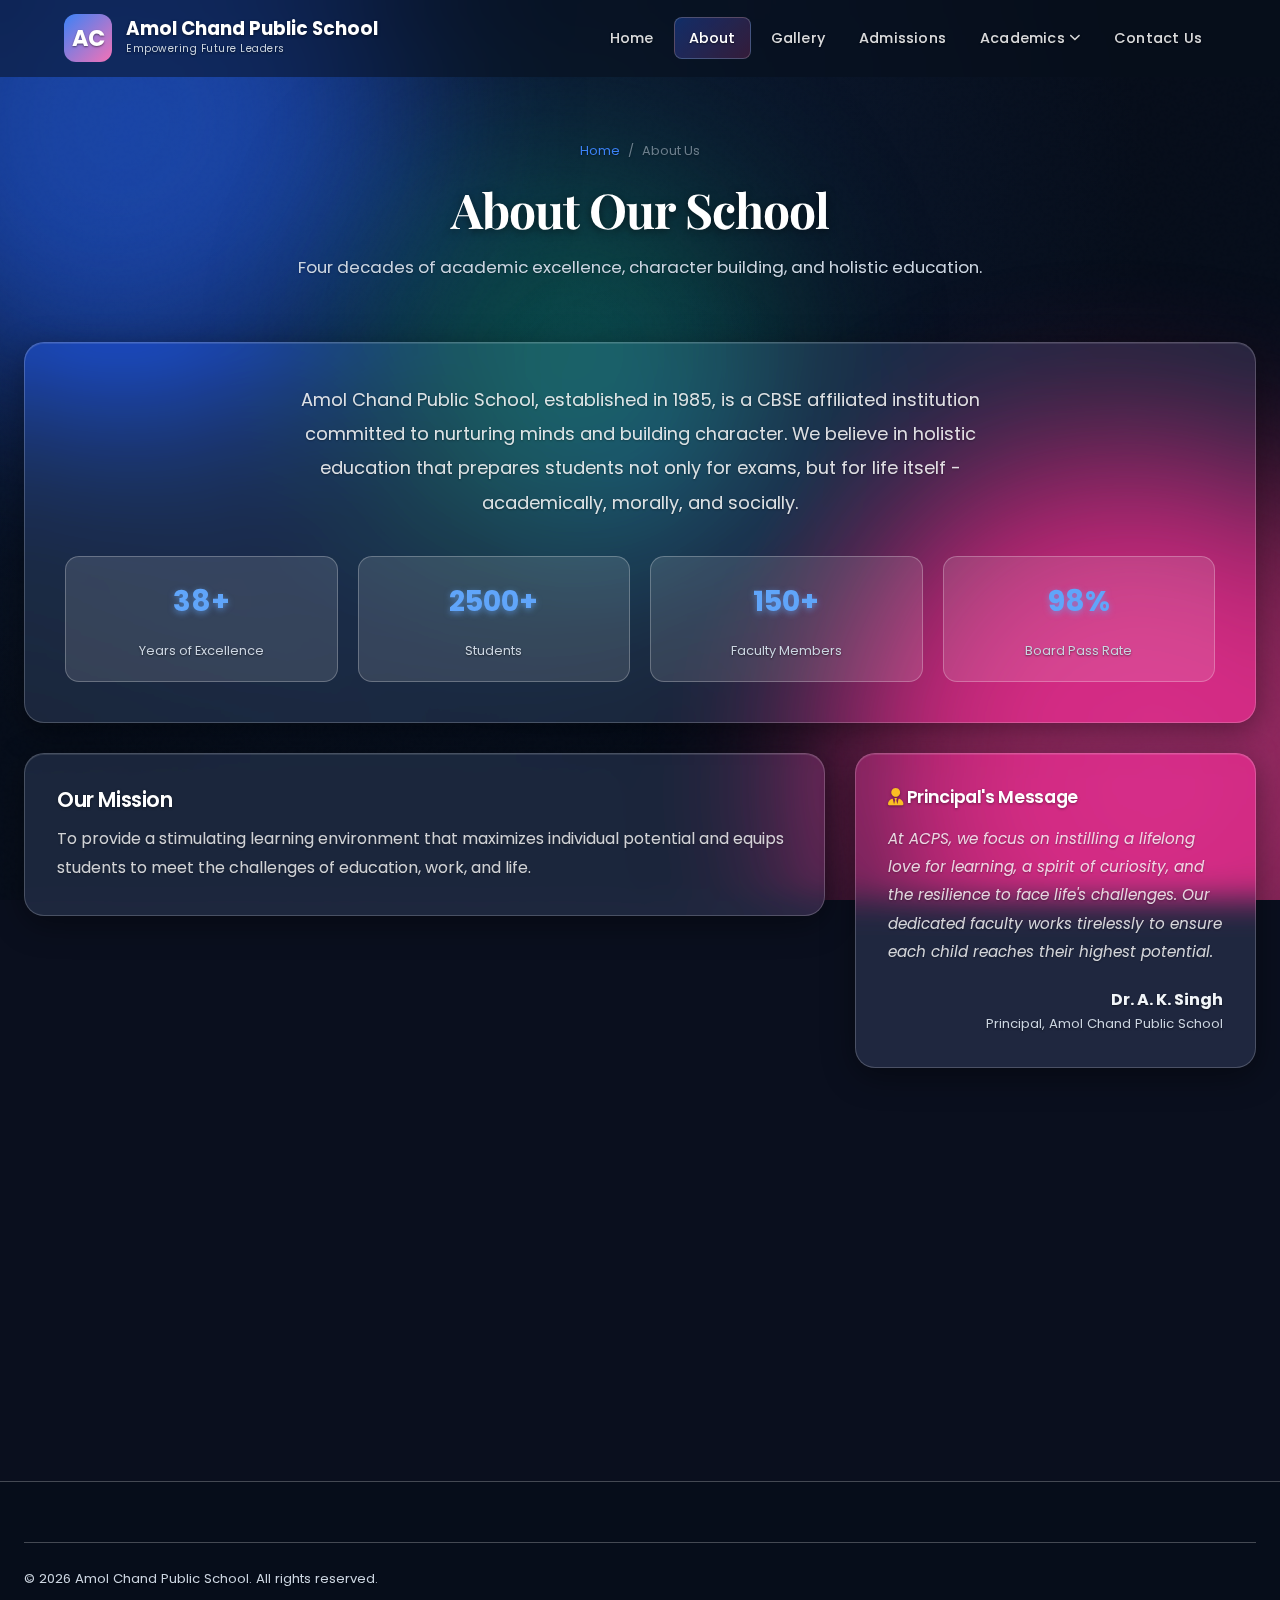
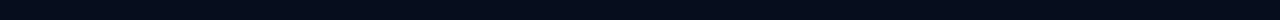
<file: about.html>
<!DOCTYPE html>
<html lang="en">
<head>
    <meta charset="UTF-8">
    <meta name="viewport" content="width=device-width, initial-scale=1.0">
    <title>About &mdash; Amol Chand Public School</title>
    <link rel="stylesheet" href="css/styles.css">
    <link rel="stylesheet" href="https://cdnjs.cloudflare.com/ajax/libs/font-awesome/6.4.0/css/all.min.css">
</head>
<body>

    <div class="cursor-glow"></div>
    <div class="background-wrapper">
        <div class="blob blob-1"></div>
        <div class="blob blob-2"></div>
        <div class="blob blob-3"></div>
    </div>

    <header class="site-header" id="navbar">
        <nav>
            <a href="index.html" class="logo-container">
                <div class="logo-icon">AC</div>
                <div>
                    <div class="school-name">Amol Chand Public School</div>
                    <div class="school-tagline">Empowering Future Leaders</div>
                </div>
            </a>
            <ul class="nav-links" id="nav-links">
                <li><a href="index.html">Home</a></li>
                <li><a href="about.html">About</a></li>
                <li><a href="gallery.html">Gallery</a></li>
                <li><a href="admission.html">Admissions</a></li>
                <li class="nav-dropdown">
                    <a href="#" onclick="return false;">
                        Academics <i class="fas fa-chevron-down dropdown-icon"></i>
                    </a>
                    <ul class="dropdown-menu">
                        <li><a href="syllabus.html"><i class="fas fa-book-open"></i> Syllabus</a></li>
                        <li><a href="result.html"><i class="fas fa-chart-line"></i> Results</a></li>
                        <li><a href="activity.html"><i class="fas fa-running"></i> Activities</a></li>
                        <li><a href="toppers.html"><i class="fas fa-trophy"></i> Toppers</a></li>
                        <li><a href="faculty.html"><i class="fas fa-chalkboard-teacher"></i> Faculty</a></li>
                    </ul>
                </li>
                <li><a href="contact.html">Contact Us</a></li>
            </ul>
            <button class="hamburger" id="hamburger" aria-label="Toggle menu" aria-expanded="false">
                <i class="fas fa-bars"></i>
            </button>
        </nav>
    </header>

    <div class="page-banner">
        <div class="breadcrumb">
            <a href="index.html">Home</a><span>/</span><span>About Us</span>
        </div>
        <h1>About Our School</h1>
        <p>Four decades of academic excellence, character building, and holistic education.</p>
    </div>

    <main class="container" style="padding-top:0;">
        <div class="glass glass-card reveal" style="padding:40px; margin-bottom:30px; text-align:center;">
            <p style="font-size:1.12rem; line-height:1.9; max-width:760px; margin:0 auto; color:rgba(255,255,255,0.85);">
                Amol Chand Public School, established in 1985, is a CBSE affiliated institution committed to nurturing minds and building character. We believe in holistic education that prepares students not only for exams, but for life itself - academically, morally, and socially.
            </p>
            <div style="display:grid; grid-template-columns:repeat(auto-fit, minmax(130px, 1fr)); gap:20px; margin-top:36px;">
                <div class="stat-chip reveal" style="flex-direction:column; text-align:center; padding:20px;"><div class="stat-chip-num">38+</div><div style="font-size:0.8rem; color:var(--text-muted); margin-top:4px;">Years of Excellence</div></div>
                <div class="stat-chip reveal" style="flex-direction:column; text-align:center; padding:20px;"><div class="stat-chip-num">2500+</div><div style="font-size:0.8rem; color:var(--text-muted); margin-top:4px;">Students</div></div>
                <div class="stat-chip reveal" style="flex-direction:column; text-align:center; padding:20px;"><div class="stat-chip-num">150+</div><div style="font-size:0.8rem; color:var(--text-muted); margin-top:4px;">Faculty Members</div></div>
                <div class="stat-chip reveal" style="flex-direction:column; text-align:center; padding:20px;"><div class="stat-chip-num">98%</div><div style="font-size:0.8rem; color:var(--text-muted); margin-top:4px;">Board Pass Rate</div></div>
            </div>
        </div>

        <div class="dashboard-grid" style="margin-bottom:30px;">
            <div style="display:flex; flex-direction:column; gap:24px;">
                <div class="glass glass-card reveal" style="padding:32px;">
                    <h2 style="font-size:1.3rem; margin-bottom:12px;">Our Mission</h2>
                    <p style="color:rgba(255,255,255,0.8); line-height:1.8;">To provide a stimulating learning environment that maximizes individual potential and equips students to meet the challenges of education, work, and life.</p>
                </div>
                <div class="glass glass-card reveal" style="padding:32px;">
                    <h2 style="font-size:1.3rem; margin-bottom:12px;">Our Vision</h2>
                    <p style="color:rgba(255,255,255,0.8); line-height:1.8;">To be a center of excellence in education, shaping compassionate and responsible global citizens with strong 21st-century skills.</p>
                </div>
                <div class="glass glass-card reveal" style="padding:32px;">
                    <h2 style="font-size:1.3rem; margin-bottom:12px;">Core Values</h2>
                    <div style="display:flex; flex-wrap:wrap; gap:10px;">
                        <span style="padding:6px 14px; border-radius:20px; background:rgba(37,99,235,0.15); border:1px solid rgba(37,99,235,0.25); font-size:0.82rem; font-weight:500;">Integrity</span>
                        <span style="padding:6px 14px; border-radius:20px; background:rgba(236,72,153,0.15); border:1px solid rgba(236,72,153,0.25); font-size:0.82rem; font-weight:500;">Excellence</span>
                        <span style="padding:6px 14px; border-radius:20px; background:rgba(16,185,129,0.15); border:1px solid rgba(16,185,129,0.25); font-size:0.82rem; font-weight:500;">Compassion</span>
                        <span style="padding:6px 14px; border-radius:20px; background:rgba(245,158,11,0.15); border:1px solid rgba(245,158,11,0.25); font-size:0.82rem; font-weight:500;">Innovation</span>
                        <span style="padding:6px 14px; border-radius:20px; background:rgba(20,184,166,0.15); border:1px solid rgba(20,184,166,0.25); font-size:0.82rem; font-weight:500;">Discipline</span>
                    </div>
                </div>
            </div>

            <div>
                <div class="glass glass-card reveal" style="padding:32px; margin-bottom:24px;">
                    <h3 style="font-size:1.1rem; margin-bottom:16px;"><i class="fas fa-user-tie" style="color:#fbbf24;"></i> Principal's Message</h3>
                    <p style="font-style:italic; color:rgba(255,255,255,0.82); line-height:1.85; font-size:0.95rem;">
                        At ACPS, we focus on instilling a lifelong love for learning, a spirit of curiosity, and the resilience to face life's challenges. Our dedicated faculty works tirelessly to ensure each child reaches their highest potential.
                    </p>
                    <div style="margin-top:20px; text-align:right;">
                        <div style="font-weight:700;">Dr. A. K. Singh</div>
                        <div style="font-size:0.82rem; color:var(--text-muted);">Principal, Amol Chand Public School</div>
                    </div>
                </div>

                <div class="glass glass-card reveal" style="padding:28px;">
                    <h3 style="font-size:1rem; margin-bottom:18px;">Achievements and Affiliations</h3>
                    <ul style="list-style:none; display:flex; flex-direction:column; gap:12px;">
                        <li style="display:flex; align-items:center; gap:10px; font-size:0.88rem;"><i class="fas fa-check-circle" style="color:var(--accent);"></i> CBSE Affiliated - Affiliation No. 2100XXX</li>
                        <li style="display:flex; align-items:center; gap:10px; font-size:0.88rem;"><i class="fas fa-check-circle" style="color:var(--accent);"></i> ISO 9001:2015 Certified Institution</li>
                        <li style="display:flex; align-items:center; gap:10px; font-size:0.88rem;"><i class="fas fa-check-circle" style="color:var(--accent);"></i> Best School Award - District Level 2023</li>
                        <li style="display:flex; align-items:center; gap:10px; font-size:0.88rem;"><i class="fas fa-check-circle" style="color:var(--accent);"></i> 100% Board Results for 10 consecutive years</li>
                    </ul>
                </div>
            </div>
        </div>
    </main>

    <footer class="site-footer">
        <div class="footer-bottom">
            <p>&copy; <span data-current-year>2026</span> Amol Chand Public School. All rights reserved.</p>
        </div>
    </footer>

    <script src="js/script.js"></script>
    <script src="js/ripple-effect.js"></script>
</body>
</html>
</file>
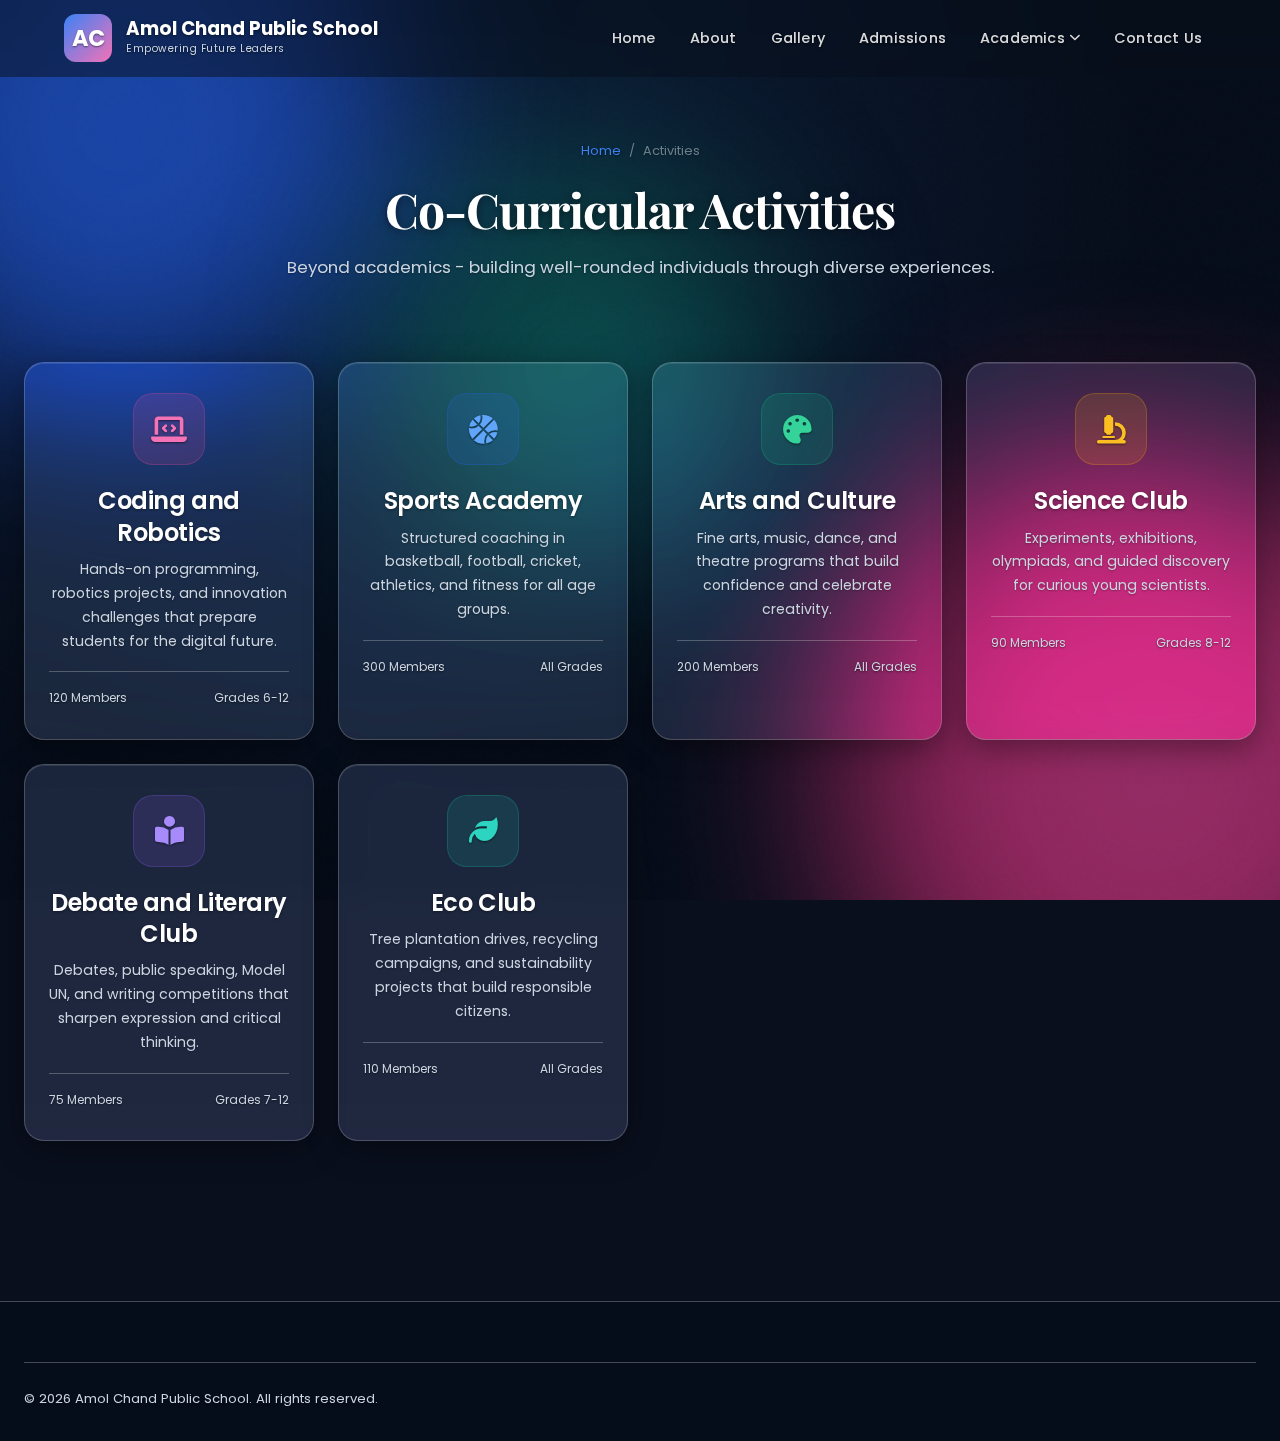
<file: activity.html>
<!DOCTYPE html>
<html lang="en">
<head>
    <meta charset="UTF-8">
    <meta name="viewport" content="width=device-width, initial-scale=1.0">
    <title>Activities &mdash; Amol Chand Public School</title>
    <link rel="stylesheet" href="css/styles.css">
    <link rel="stylesheet" href="https://cdnjs.cloudflare.com/ajax/libs/font-awesome/6.4.0/css/all.min.css">
</head>
<body>

    <div class="cursor-glow"></div>
    <div class="background-wrapper">
        <div class="blob blob-1"></div>
        <div class="blob blob-2"></div>
        <div class="blob blob-3"></div>
    </div>

    <header class="site-header" id="navbar">
        <nav>
            <a href="index.html" class="logo-container">
                <div class="logo-icon">AC</div>
                <div>
                    <div class="school-name">Amol Chand Public School</div>
                    <div class="school-tagline">Empowering Future Leaders</div>
                </div>
            </a>
            <ul class="nav-links" id="nav-links">
                <li><a href="index.html">Home</a></li>
                <li><a href="about.html">About</a></li>
                <li><a href="gallery.html">Gallery</a></li>
                <li><a href="admission.html">Admissions</a></li>
                <li class="nav-dropdown">
                    <a href="#" onclick="return false;">
                        Academics <i class="fas fa-chevron-down dropdown-icon"></i>
                    </a>
                    <ul class="dropdown-menu">
                        <li><a href="syllabus.html"><i class="fas fa-book-open"></i> Syllabus</a></li>
                        <li><a href="result.html"><i class="fas fa-chart-line"></i> Results</a></li>
                        <li><a href="activity.html"><i class="fas fa-running"></i> Activities</a></li>
                        <li><a href="toppers.html"><i class="fas fa-trophy"></i> Toppers</a></li>
                        <li><a href="faculty.html"><i class="fas fa-chalkboard-teacher"></i> Faculty</a></li>
                    </ul>
                </li>
                <li><a href="contact.html">Contact Us</a></li>
            </ul>
            <button class="hamburger" id="hamburger" aria-label="Toggle menu" aria-expanded="false">
                <i class="fas fa-bars"></i>
            </button>
        </nav>
    </header>

    <div class="page-banner">
        <div class="breadcrumb">
            <a href="index.html">Home</a><span>/</span><span>Activities</span>
        </div>
        <h1>Co-Curricular Activities</h1>
        <p>Beyond academics - building well-rounded individuals through diverse experiences.</p>
    </div>

    <main class="container" style="padding-top:0;">
        <div class="card-grid reveal" style="margin-bottom:30px;">
            <div class="glass glass-card activity-card">
                <div class="activity-icon" style="background:rgba(236,72,153,0.15); border:1px solid rgba(236,72,153,0.25); color:#f472b6;"><i class="fas fa-laptop-code"></i></div>
                <h3 style="margin-bottom:10px;">Coding and Robotics</h3>
                <p style="color:var(--text-muted); font-size:0.88rem; line-height:1.7;">Hands-on programming, robotics projects, and innovation challenges that prepare students for the digital future.</p>
                <div style="margin-top:18px; padding-top:16px; border-top:1px solid var(--glass-border); display:flex; justify-content:space-between; align-items:center;"><span style="font-size:0.75rem; color:var(--text-muted);">120 Members</span><span style="font-size:0.75rem; color:var(--text-muted);">Grades 6-12</span></div>
            </div>
            <div class="glass glass-card activity-card">
                <div class="activity-icon" style="background:rgba(37,99,235,0.15); border:1px solid rgba(37,99,235,0.25); color:#60a5fa;"><i class="fas fa-basketball-ball"></i></div>
                <h3 style="margin-bottom:10px;">Sports Academy</h3>
                <p style="color:var(--text-muted); font-size:0.88rem; line-height:1.7;">Structured coaching in basketball, football, cricket, athletics, and fitness for all age groups.</p>
                <div style="margin-top:18px; padding-top:16px; border-top:1px solid var(--glass-border); display:flex; justify-content:space-between; align-items:center;"><span style="font-size:0.75rem; color:var(--text-muted);">300 Members</span><span style="font-size:0.75rem; color:var(--text-muted);">All Grades</span></div>
            </div>
            <div class="glass glass-card activity-card">
                <div class="activity-icon" style="background:rgba(16,185,129,0.15); border:1px solid rgba(16,185,129,0.25); color:#34d399;"><i class="fas fa-palette"></i></div>
                <h3 style="margin-bottom:10px;">Arts and Culture</h3>
                <p style="color:var(--text-muted); font-size:0.88rem; line-height:1.7;">Fine arts, music, dance, and theatre programs that build confidence and celebrate creativity.</p>
                <div style="margin-top:18px; padding-top:16px; border-top:1px solid var(--glass-border); display:flex; justify-content:space-between; align-items:center;"><span style="font-size:0.75rem; color:var(--text-muted);">200 Members</span><span style="font-size:0.75rem; color:var(--text-muted);">All Grades</span></div>
            </div>
            <div class="glass glass-card activity-card">
                <div class="activity-icon" style="background:rgba(245,158,11,0.15); border:1px solid rgba(245,158,11,0.25); color:#fbbf24;"><i class="fas fa-microscope"></i></div>
                <h3 style="margin-bottom:10px;">Science Club</h3>
                <p style="color:var(--text-muted); font-size:0.88rem; line-height:1.7;">Experiments, exhibitions, olympiads, and guided discovery for curious young scientists.</p>
                <div style="margin-top:18px; padding-top:16px; border-top:1px solid var(--glass-border); display:flex; justify-content:space-between; align-items:center;"><span style="font-size:0.75rem; color:var(--text-muted);">90 Members</span><span style="font-size:0.75rem; color:var(--text-muted);">Grades 8-12</span></div>
            </div>
            <div class="glass glass-card activity-card">
                <div class="activity-icon" style="background:rgba(139,92,246,0.15); border:1px solid rgba(139,92,246,0.25); color:#a78bfa;"><i class="fas fa-book-reader"></i></div>
                <h3 style="margin-bottom:10px;">Debate and Literary Club</h3>
                <p style="color:var(--text-muted); font-size:0.88rem; line-height:1.7;">Debates, public speaking, Model UN, and writing competitions that sharpen expression and critical thinking.</p>
                <div style="margin-top:18px; padding-top:16px; border-top:1px solid var(--glass-border); display:flex; justify-content:space-between; align-items:center;"><span style="font-size:0.75rem; color:var(--text-muted);">75 Members</span><span style="font-size:0.75rem; color:var(--text-muted);">Grades 7-12</span></div>
            </div>
            <div class="glass glass-card activity-card">
                <div class="activity-icon" style="background:rgba(20,184,166,0.15); border:1px solid rgba(20,184,166,0.25); color:#2dd4bf;"><i class="fas fa-leaf"></i></div>
                <h3 style="margin-bottom:10px;">Eco Club</h3>
                <p style="color:var(--text-muted); font-size:0.88rem; line-height:1.7;">Tree plantation drives, recycling campaigns, and sustainability projects that build responsible citizens.</p>
                <div style="margin-top:18px; padding-top:16px; border-top:1px solid var(--glass-border); display:flex; justify-content:space-between; align-items:center;"><span style="font-size:0.75rem; color:var(--text-muted);">110 Members</span><span style="font-size:0.75rem; color:var(--text-muted);">All Grades</span></div>
            </div>
        </div>
    </main>

    <footer class="site-footer">
        <div class="footer-bottom">
            <p>&copy; <span data-current-year>2026</span> Amol Chand Public School. All rights reserved.</p>
        </div>
    </footer>

    <script src="js/script.js"></script>
    <script src="js/ripple-effect.js"></script>
</body>
</html>
</file>
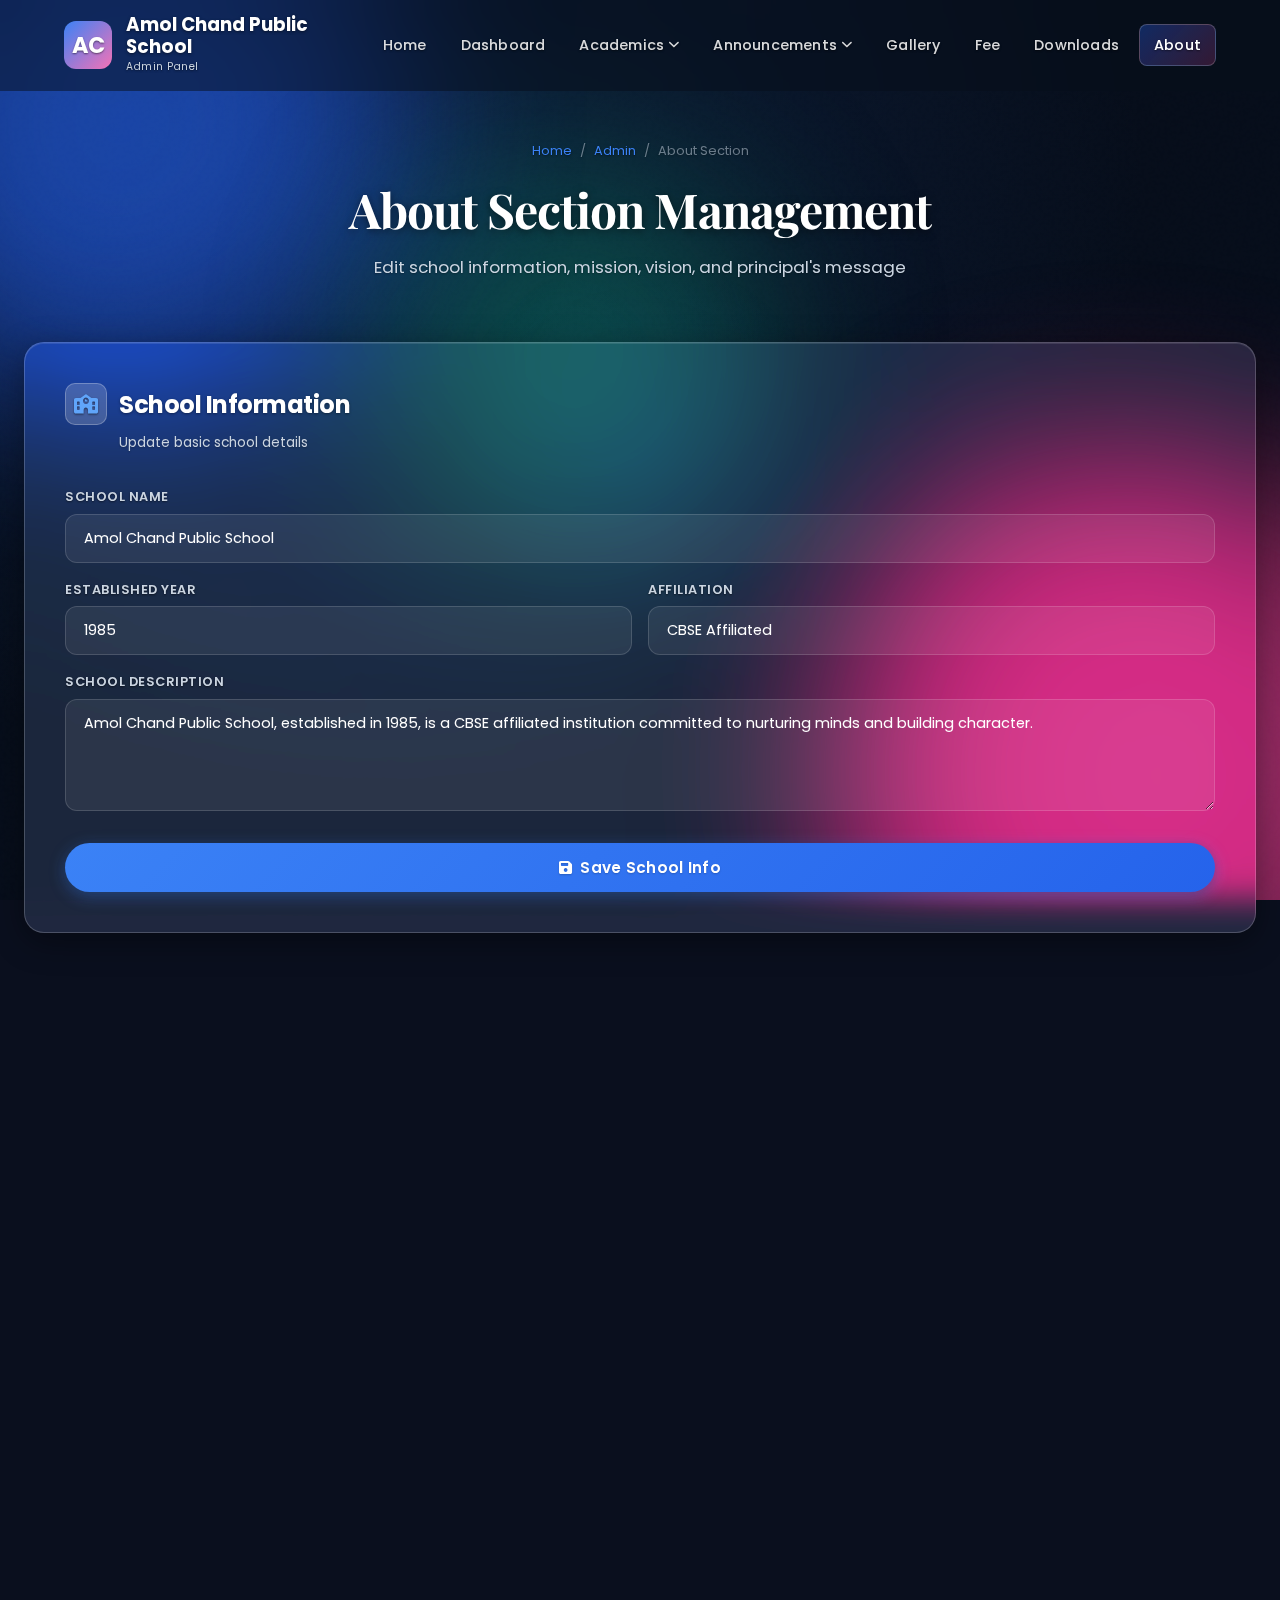
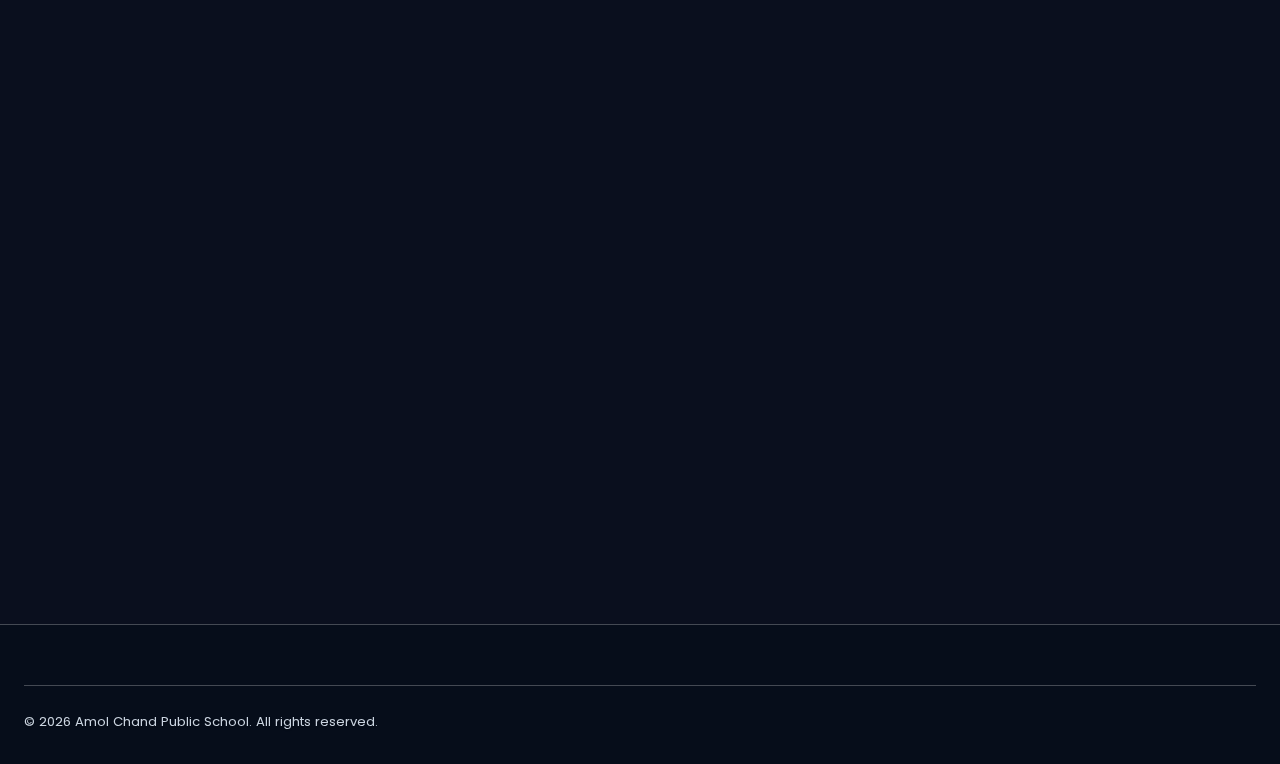
<file: admin-about.html>
<!DOCTYPE html>
<html lang="en">
<head>
    <meta charset="UTF-8">
    <meta name="viewport" content="width=device-width, initial-scale=1.0">
    <title>About Section Management &mdash; Amol Chand Public School</title>
    <link rel="stylesheet" href="css/styles.css">
    <link rel="stylesheet" href="css/admin.css">
    <link rel="stylesheet" href="https://cdnjs.cloudflare.com/ajax/libs/font-awesome/6.4.0/css/all.min.css">
</head>
<body>

    <div class="cursor-glow"></div>
    <div class="background-wrapper">
        <div class="blob blob-1"></div>
        <div class="blob blob-2"></div>
        <div class="blob blob-3"></div>
    </div>

    <header class="site-header" id="navbar">
        <nav>
            <a href="index.html" class="logo-container">
                <div class="logo-icon">AC</div>
                <div>
                    <div class="school-name">Amol Chand Public School</div>
                    <div class="school-tagline">Admin Panel</div>
                </div>
            </a>
            <ul class="nav-links" id="nav-links">
                <li><a href="index.html">Home</a></li>
                <li><a href="admin.html">Dashboard</a></li>
                <li class="nav-dropdown">
                    <a href="#"><span>Academics</span> <i class="fas fa-chevron-down dropdown-icon"></i></a>
                    <ul class="dropdown-menu">
                        <li><a href="admin-syllabus.html"><i class="fas fa-book"></i> Syllabus</a></li>
                        <li><a href="admin-results.html"><i class="fas fa-chart-line"></i> Results</a></li>
                        <li><a href="admin-toppers.html"><i class="fas fa-trophy"></i> Toppers</a></li>
                        <li><a href="admin-faculty.html"><i class="fas fa-chalkboard-teacher"></i> Faculty</a></li>
                    </ul>
                </li>
                <li class="nav-dropdown">
                    <a href="#"><span>Announcements</span> <i class="fas fa-chevron-down dropdown-icon"></i></a>
                    <ul class="dropdown-menu">
                        <li><a href="admin-events.html"><i class="fas fa-calendar-alt"></i> Events</a></li>
                        <li><a href="admin-notices.html"><i class="fas fa-bullhorn"></i> Notices</a></li>
                    </ul>
                </li>
                <li><a href="admin-gallery.html">Gallery</a></li>
                <li><a href="admin-fee.html">Fee</a></li>
                <li><a href="admin-downloads.html">Downloads</a></li>
                <li><a href="admin-about.html">About</a></li>
            </ul>
            <button class="hamburger" id="hamburger" aria-label="Toggle menu" aria-expanded="false">
                <i class="fas fa-bars"></i>
            </button>
        </nav>
    </header>

    <div class="page-banner">
        <div class="breadcrumb">
            <a href="index.html">Home</a><span>/</span><a href="admin.html">Admin</a><span>/</span><span>About Section</span>
        </div>
        <h1>About Section Management</h1>
        <p>Edit school information, mission, vision, and principal's message</p>
    </div>

    <main class="container" style="padding-top:0;">
        <div class="glass glass-card reveal" style="padding:40px; margin-bottom:30px;">
            <div class="section-title" style="margin-bottom:6px;">
                <i class="fas fa-school" style="color:#60a5fa;"></i>
                <h2>School Information</h2>
            </div>
            <p style="color:var(--text-muted); font-size:0.85rem; margin-bottom:30px; padding-left:54px;">Update basic school details</p>

            <form class="glass-form" id="schoolInfoForm">
                <div class="form-group">
                    <label class="form-label">School Name</label>
                    <input type="text" class="glass-input" id="schoolName" placeholder="Amol Chand Public School" required>
                </div>

                <div class="form-row">
                    <div class="form-group">
                        <label class="form-label">Established Year</label>
                        <input type="number" class="glass-input" id="establishedYear" placeholder="1985" required>
                    </div>
                    <div class="form-group">
                        <label class="form-label">Affiliation</label>
                        <input type="text" class="glass-input" id="affiliation" placeholder="CBSE Affiliated" required>
                    </div>
                </div>

                <div class="form-group">
                    <label class="form-label">School Description</label>
                    <textarea class="glass-input" id="schoolDescription" rows="4" placeholder="Brief description about the school..." required style="resize:vertical;"></textarea>
                </div>

                <div id="schoolInfoMsg" style="display:none;"></div>

                <button type="submit" class="btn" style="width:100%; justify-content:center; margin-top:16px;">
                    <i class="fas fa-save"></i> Save School Info
                </button>
            </form>
        </div>

        <div class="glass glass-card reveal" style="padding:40px; margin-bottom:30px;">
            <div class="section-title" style="margin-bottom:6px;">
                <i class="fas fa-bullseye" style="color:#34d399;"></i>
                <h2>Mission & Vision</h2>
            </div>
            <p style="color:var(--text-muted); font-size:0.85rem; margin-bottom:30px; padding-left:54px;">Update mission and vision statements</p>

            <form class="glass-form" id="missionVisionForm">
                <div class="form-group">
                    <label class="form-label">Our Mission</label>
                    <textarea class="glass-input" id="mission" rows="4" placeholder="Enter mission statement..." required style="resize:vertical;"></textarea>
                </div>

                <div class="form-group">
                    <label class="form-label">Our Vision</label>
                    <textarea class="glass-input" id="vision" rows="4" placeholder="Enter vision statement..." required style="resize:vertical;"></textarea>
                </div>

                <div id="missionVisionMsg" style="display:none;"></div>

                <button type="submit" class="btn" style="width:100%; justify-content:center; margin-top:16px;">
                    <i class="fas fa-save"></i> Save Mission & Vision
                </button>
            </form>
        </div>

        <div class="glass glass-card reveal" style="padding:40px;">
            <div class="section-title" style="margin-bottom:6px;">
                <i class="fas fa-user-tie" style="color:#fbbf24;"></i>
                <h2>Principal's Message</h2>
            </div>
            <p style="color:var(--text-muted); font-size:0.85rem; margin-bottom:30px; padding-left:54px;">Update principal's information and message</p>

            <form class="glass-form" id="principalForm">
                <div class="form-row">
                    <div class="form-group">
                        <label class="form-label">Principal Name</label>
                        <input type="text" class="glass-input" id="principalName" placeholder="Dr. A. K. Singh" required>
                    </div>
                    <div class="form-group">
                        <label class="form-label">Designation</label>
                        <input type="text" class="glass-input" id="principalDesignation" placeholder="Principal" required>
                    </div>
                </div>

                <div class="form-group">
                    <label class="form-label">Principal's Message</label>
                    <textarea class="glass-input" id="principalMessage" rows="6" placeholder="Enter principal's message..." required style="resize:vertical;"></textarea>
                </div>

                <div id="principalMsg" style="display:none;"></div>

                <button type="submit" class="btn" style="width:100%; justify-content:center; margin-top:16px;">
                    <i class="fas fa-save"></i> Save Principal's Message
                </button>
            </form>
        </div>
    </main>

    <footer class="site-footer">
        <div class="footer-bottom">
            <p>&copy; <span data-current-year>2026</span> Amol Chand Public School. All rights reserved.</p>
        </div>
    </footer>

    <script src="js/api-service.js"></script>
    <script src="js/script.js"></script>
    <script src="js/admin-about.js"></script>
    <script src="js/ripple-effect.js"></script>
</body>
</html>
</file>
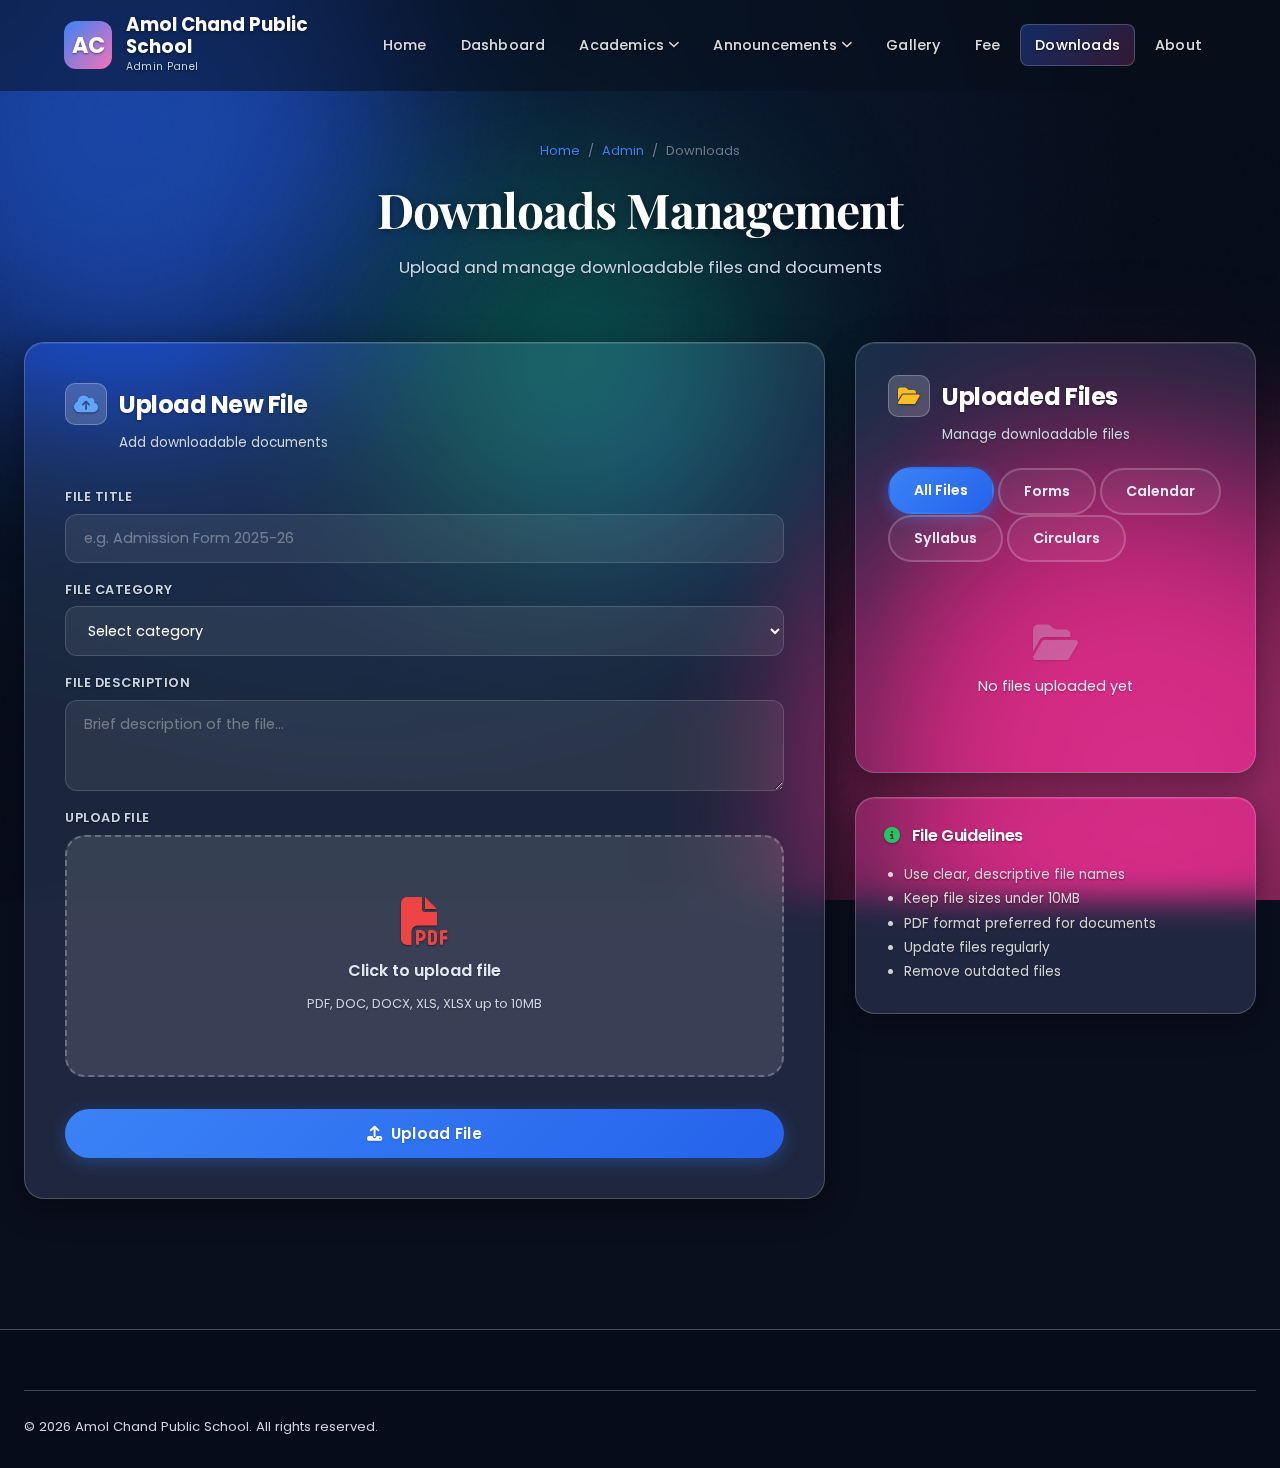
<file: admin-downloads.html>
<!DOCTYPE html>
<html lang="en">
<head>
    <meta charset="UTF-8">
    <meta name="viewport" content="width=device-width, initial-scale=1.0">
    <title>Downloads Management &mdash; Amol Chand Public School</title>
    <link rel="stylesheet" href="css/styles.css">
    <link rel="stylesheet" href="css/admin.css">
    <link rel="stylesheet" href="https://cdnjs.cloudflare.com/ajax/libs/font-awesome/6.4.0/css/all.min.css">
</head>
<body>

    <div class="cursor-glow"></div>
    <div class="background-wrapper">
        <div class="blob blob-1"></div>
        <div class="blob blob-2"></div>
        <div class="blob blob-3"></div>
    </div>

    <header class="site-header" id="navbar">
        <nav>
            <a href="index.html" class="logo-container">
                <div class="logo-icon">AC</div>
                <div>
                    <div class="school-name">Amol Chand Public School</div>
                    <div class="school-tagline">Admin Panel</div>
                </div>
            </a>
            <ul class="nav-links" id="nav-links">
                <li><a href="index.html">Home</a></li>
                <li><a href="admin.html">Dashboard</a></li>
                <li class="nav-dropdown">
                    <a href="#"><span>Academics</span> <i class="fas fa-chevron-down dropdown-icon"></i></a>
                    <ul class="dropdown-menu">
                        <li><a href="admin-syllabus.html"><i class="fas fa-book"></i> Syllabus</a></li>
                        <li><a href="admin-results.html"><i class="fas fa-chart-line"></i> Results</a></li>
                        <li><a href="admin-toppers.html"><i class="fas fa-trophy"></i> Toppers</a></li>
                        <li><a href="admin-faculty.html"><i class="fas fa-chalkboard-teacher"></i> Faculty</a></li>
                    </ul>
                </li>
                <li class="nav-dropdown">
                    <a href="#"><span>Announcements</span> <i class="fas fa-chevron-down dropdown-icon"></i></a>
                    <ul class="dropdown-menu">
                        <li><a href="admin-events.html"><i class="fas fa-calendar-alt"></i> Events</a></li>
                        <li><a href="admin-notices.html"><i class="fas fa-bullhorn"></i> Notices</a></li>
                    </ul>
                </li>
                <li><a href="admin-gallery.html">Gallery</a></li>
                <li><a href="admin-fee.html">Fee</a></li>
                <li><a href="admin-downloads.html">Downloads</a></li>
                <li><a href="admin-about.html">About</a></li>
            </ul>
            <button class="hamburger" id="hamburger" aria-label="Toggle menu" aria-expanded="false">
                <i class="fas fa-bars"></i>
            </button>
        </nav>
    </header>

    <div class="page-banner">
        <div class="breadcrumb">
            <a href="index.html">Home</a><span>/</span><a href="admin.html">Admin</a><span>/</span><span>Downloads</span>
        </div>
        <h1>Downloads Management</h1>
        <p>Upload and manage downloadable files and documents</p>
    </div>

    <main class="container" style="padding-top:0;">
        <div class="dashboard-grid" style="align-items:start;">
            <div class="glass glass-card reveal" style="padding:40px;">
                <div class="section-title" style="margin-bottom:6px;">
                    <i class="fas fa-cloud-upload-alt" style="color:#60a5fa;"></i>
                    <h2>Upload New File</h2>
                </div>
                <p style="color:var(--text-muted); font-size:0.85rem; margin-bottom:30px; padding-left:54px;">Add downloadable documents</p>

                <form class="glass-form" id="downloadForm">
                    <div class="form-group">
                        <label class="form-label">File Title</label>
                        <input type="text" class="glass-input" id="fileTitle" placeholder="e.g. Admission Form 2025-26" required>
                    </div>

                    <div class="form-group">
                        <label class="form-label">File Category</label>
                        <select class="glass-input" id="fileCategory" required>
                            <option value="" disabled selected>Select category</option>
                            <option value="forms">Forms & Applications</option>
                            <option value="calendar">Academic Calendar</option>
                            <option value="syllabus">Syllabus</option>
                            <option value="circular">Circulars</option>
                            <option value="prospectus">Prospectus</option>
                            <option value="other">Other Documents</option>
                        </select>
                    </div>

                    <div class="form-group">
                        <label class="form-label">File Description</label>
                        <textarea class="glass-input" id="fileDescription" rows="3" placeholder="Brief description of the file..." style="resize:vertical;"></textarea>
                    </div>

                    <div class="form-group">
                        <label class="form-label">Upload File</label>
                        <div class="file-upload-area" id="fileUploadArea">
                            <input type="file" id="uploadFile" accept=".pdf,.doc,.docx,.xls,.xlsx" hidden>
                            <div class="file-upload-content">
                                <i class="fas fa-file-pdf" style="font-size:3rem; color:#ef4444; margin-bottom:12px;"></i>
                                <p style="font-size:1rem; font-weight:600; margin-bottom:6px;">Click to upload file</p>
                                <p style="font-size:0.8rem; color:var(--text-muted);">PDF, DOC, DOCX, XLS, XLSX up to 10MB</p>
                            </div>
                            <div id="selectedFileName" style="display:none; margin-top:12px; color:#34d399; font-weight:600;"></div>
                        </div>
                    </div>

                    <div id="downloadMsg" style="display:none;"></div>

                    <button type="submit" class="btn" style="width:100%; justify-content:center; margin-top:16px;">
                        <i class="fas fa-upload"></i> Upload File
                    </button>
                </form>
            </div>

            <div>
                <div class="glass glass-card reveal" style="padding:32px; margin-bottom:24px;">
                    <div class="section-title" style="margin-bottom:6px;">
                        <i class="fas fa-folder-open" style="color:#fbbf24;"></i>
                        <h2>Uploaded Files</h2>
                    </div>
                    <p style="color:var(--text-muted); font-size:0.85rem; margin-bottom:20px; padding-left:54px;">Manage downloadable files</p>

                    <div class="gallery-filter" style="margin-bottom:20px;">
                        <button class="tab-btn active" data-file-filter="all">All Files</button>
                        <button class="tab-btn" data-file-filter="forms">Forms</button>
                        <button class="tab-btn" data-file-filter="calendar">Calendar</button>
                        <button class="tab-btn" data-file-filter="syllabus">Syllabus</button>
                        <button class="tab-btn" data-file-filter="circular">Circulars</button>
                    </div>

                    <div id="filesList">
                        <!-- Files will be loaded here -->
                    </div>
                </div>

                <div class="glass glass-card reveal" style="padding:28px;">
                    <h3 style="font-size:1rem; margin-bottom:16px;"><i class="fas fa-info-circle" style="color:var(--accent); margin-right:8px;"></i> File Guidelines</h3>
                    <ul style="font-size:0.85rem; color:rgba(255,255,255,0.8); line-height:1.8; padding-left:20px;">
                        <li>Use clear, descriptive file names</li>
                        <li>Keep file sizes under 10MB</li>
                        <li>PDF format preferred for documents</li>
                        <li>Update files regularly</li>
                        <li>Remove outdated files</li>
                    </ul>
                </div>
            </div>
        </div>
    </main>

    <footer class="site-footer">
        <div class="footer-bottom">
            <p>&copy; <span data-current-year>2026</span> Amol Chand Public School. All rights reserved.</p>
        </div>
    </footer>

    <script src="js/api-service.js"></script>
    <script src="js/script.js"></script>
    <script src="js/admin-downloads.js"></script>
    <script src="js/ripple-effect.js"></script>
</body>
</html>
</file>
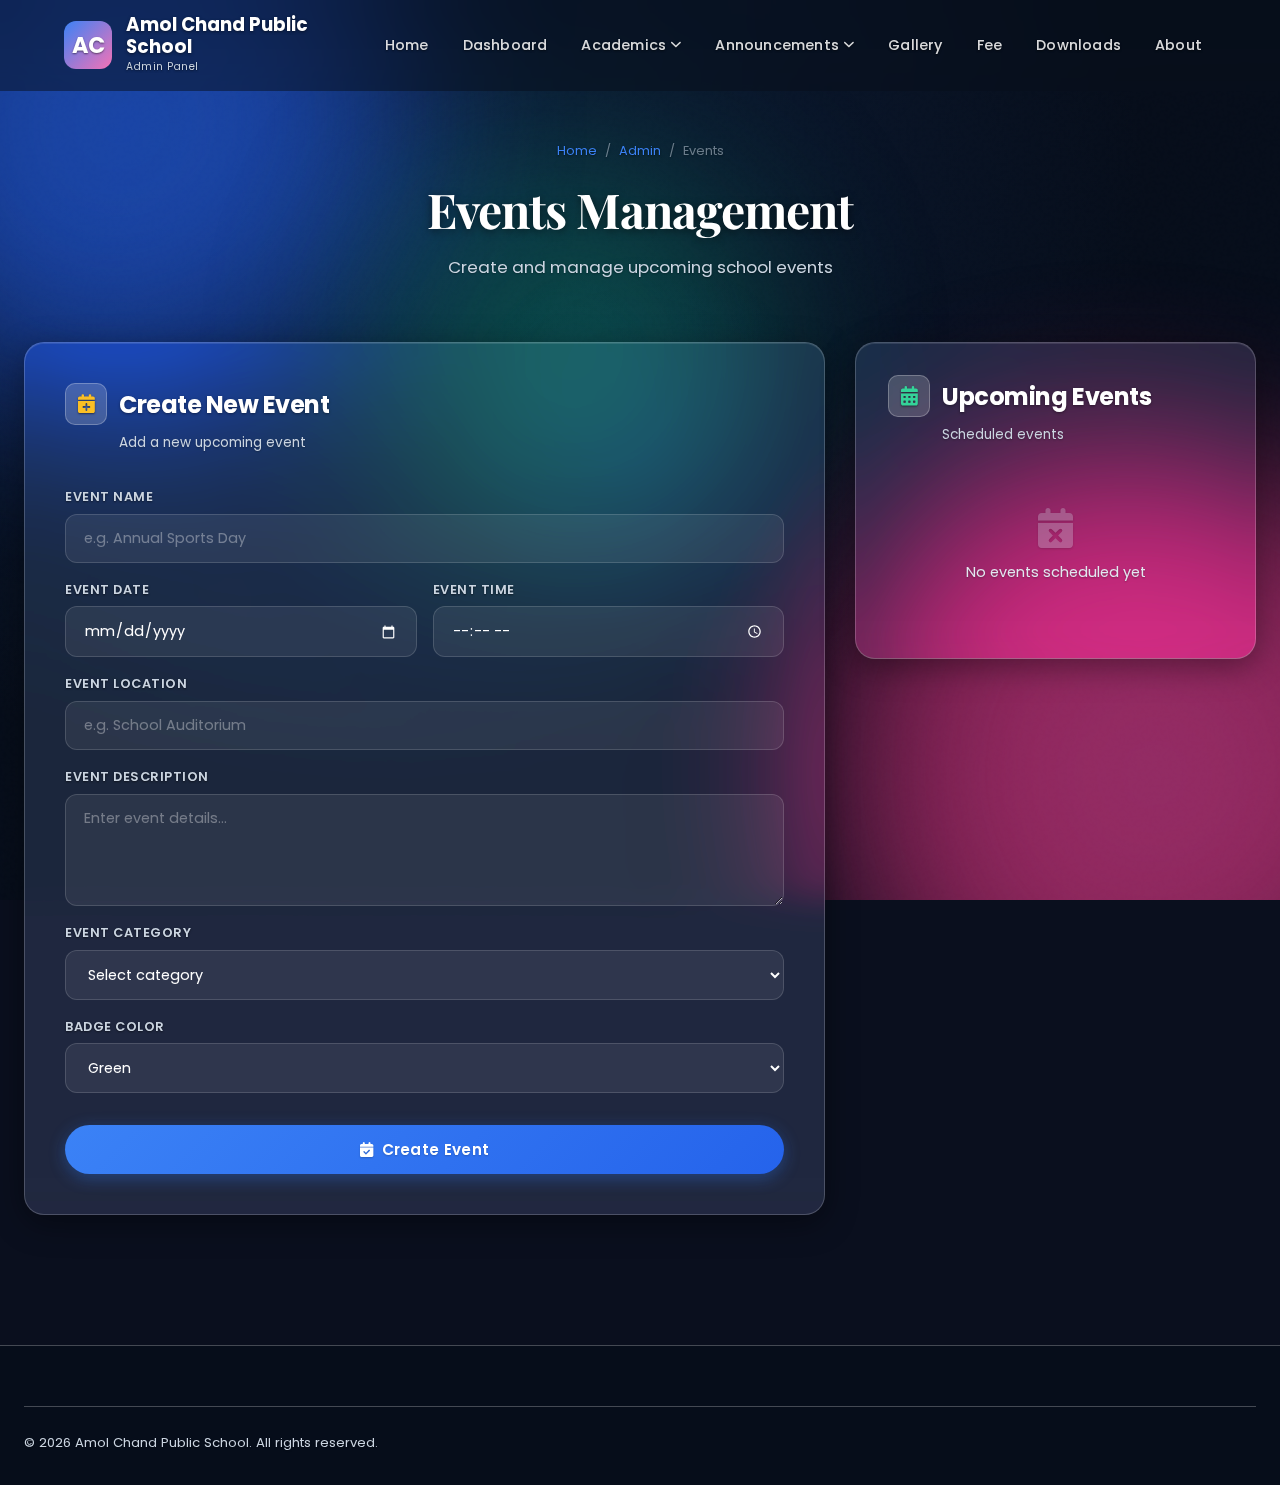
<file: admin-events.html>
<!DOCTYPE html>
<html lang="en">
<head>
    <meta charset="UTF-8">
    <meta name="viewport" content="width=device-width, initial-scale=1.0">
    <title>Events Management &mdash; Amol Chand Public School</title>
    <link rel="stylesheet" href="css/styles.css">
    <link rel="stylesheet" href="css/admin.css">
    <link rel="stylesheet" href="https://cdnjs.cloudflare.com/ajax/libs/font-awesome/6.4.0/css/all.min.css">
</head>
<body>

    <div class="cursor-glow"></div>
    <div class="background-wrapper">
        <div class="blob blob-1"></div>
        <div class="blob blob-2"></div>
        <div class="blob blob-3"></div>
    </div>

    <header class="site-header" id="navbar">
        <nav>
            <a href="index.html" class="logo-container">
                <div class="logo-icon">AC</div>
                <div>
                    <div class="school-name">Amol Chand Public School</div>
                    <div class="school-tagline">Admin Panel</div>
                </div>
            </a>
            <ul class="nav-links" id="nav-links">
                <li><a href="index.html">Home</a></li>
                <li><a href="admin.html">Dashboard</a></li>
                <li class="nav-dropdown">
                    <a href="#"><span>Academics</span> <i class="fas fa-chevron-down dropdown-icon"></i></a>
                    <ul class="dropdown-menu">
                        <li><a href="admin-syllabus.html"><i class="fas fa-book"></i> Syllabus</a></li>
                        <li><a href="admin-results.html"><i class="fas fa-chart-line"></i> Results</a></li>
                        <li><a href="admin-toppers.html"><i class="fas fa-trophy"></i> Toppers</a></li>
                        <li><a href="admin-faculty.html"><i class="fas fa-chalkboard-teacher"></i> Faculty</a></li>
                    </ul>
                </li>
                <li class="nav-dropdown">
                    <a href="#"><span>Announcements</span> <i class="fas fa-chevron-down dropdown-icon"></i></a>
                    <ul class="dropdown-menu">
                        <li><a href="admin-events.html"><i class="fas fa-calendar-alt"></i> Events</a></li>
                        <li><a href="admin-notices.html"><i class="fas fa-bullhorn"></i> Notices</a></li>
                    </ul>
                </li>
                <li><a href="admin-gallery.html">Gallery</a></li>
                <li><a href="admin-fee.html">Fee</a></li>
                <li><a href="admin-downloads.html">Downloads</a></li>
                <li><a href="admin-about.html">About</a></li>
            </ul>
            <button class="hamburger" id="hamburger" aria-label="Toggle menu" aria-expanded="false">
                <i class="fas fa-bars"></i>
            </button>
        </nav>
    </header>

    <div class="page-banner">
        <div class="breadcrumb">
            <a href="index.html">Home</a><span>/</span><a href="admin.html">Admin</a><span>/</span><span>Events</span>
        </div>
        <h1>Events Management</h1>
        <p>Create and manage upcoming school events</p>
    </div>

    <main class="container" style="padding-top:0;">
        <div class="dashboard-grid" style="align-items:start;">
            <div class="glass glass-card reveal" style="padding:40px;">
                <div class="section-title" style="margin-bottom:6px;">
                    <i class="fas fa-calendar-plus" style="color:#fbbf24;"></i>
                    <h2>Create New Event</h2>
                </div>
                <p style="color:var(--text-muted); font-size:0.85rem; margin-bottom:30px; padding-left:54px;">Add a new upcoming event</p>

                <form class="glass-form" id="eventForm">
                    <div class="form-group">
                        <label class="form-label">Event Name</label>
                        <input type="text" class="glass-input" id="eventName" placeholder="e.g. Annual Sports Day" required>
                    </div>

                    <div class="form-row">
                        <div class="form-group">
                            <label class="form-label">Event Date</label>
                            <input type="date" class="glass-input" id="eventDate" required style="color-scheme: dark;">
                        </div>
                        <div class="form-group">
                            <label class="form-label">Event Time</label>
                            <input type="time" class="glass-input" id="eventTime" required style="color-scheme: dark;">
                        </div>
                    </div>

                    <div class="form-group">
                        <label class="form-label">Event Location</label>
                        <input type="text" class="glass-input" id="eventLocation" placeholder="e.g. School Auditorium" required>
                    </div>

                    <div class="form-group">
                        <label class="form-label">Event Description</label>
                        <textarea class="glass-input" id="eventDescription" rows="4" placeholder="Enter event details..." required style="resize:vertical;"></textarea>
                    </div>

                    <div class="form-group">
                        <label class="form-label">Event Category</label>
                        <select class="glass-input" id="eventCategory" required>
                            <option value="" disabled selected>Select category</option>
                            <option value="sports">Sports</option>
                            <option value="cultural">Cultural</option>
                            <option value="academic">Academic</option>
                            <option value="competition">Competition</option>
                            <option value="celebration">Celebration</option>
                            <option value="meeting">Meeting</option>
                            <option value="other">Other</option>
                        </select>
                    </div>

                    <div class="form-group">
                        <label class="form-label">Badge Color</label>
                        <select class="glass-input" id="eventBadgeColor">
                            <option value="green">Green</option>
                            <option value="amber">Amber</option>
                            <option value="pink">Pink</option>
                            <option value="blue">Blue</option>
                        </select>
                    </div>

                    <div id="eventMsg" style="display:none;"></div>

                    <button type="submit" class="btn" style="width:100%; justify-content:center; margin-top:16px;">
                        <i class="fas fa-calendar-check"></i> Create Event
                    </button>
                </form>
            </div>

            <div>
                <div class="glass glass-card reveal" style="padding:32px;">
                    <div class="section-title" style="margin-bottom:6px;">
                        <i class="fas fa-calendar-alt" style="color:#34d399;"></i>
                        <h2>Upcoming Events</h2>
                    </div>
                    <p style="color:var(--text-muted); font-size:0.85rem; margin-bottom:20px; padding-left:54px;">Scheduled events</p>

                    <div id="eventsList">
                        <!-- Events will be loaded here -->
                    </div>
                </div>
            </div>
        </div>
    </main>

    <footer class="site-footer">
        <div class="footer-bottom">
            <p>&copy; <span data-current-year>2026</span> Amol Chand Public School. All rights reserved.</p>
        </div>
    </footer>

    <script src="js/api-service.js"></script>
    <script src="js/script.js"></script>
    <script src="js/admin-events.js"></script>
    <script src="js/ripple-effect.js"></script>
</body>
</html>
</file>
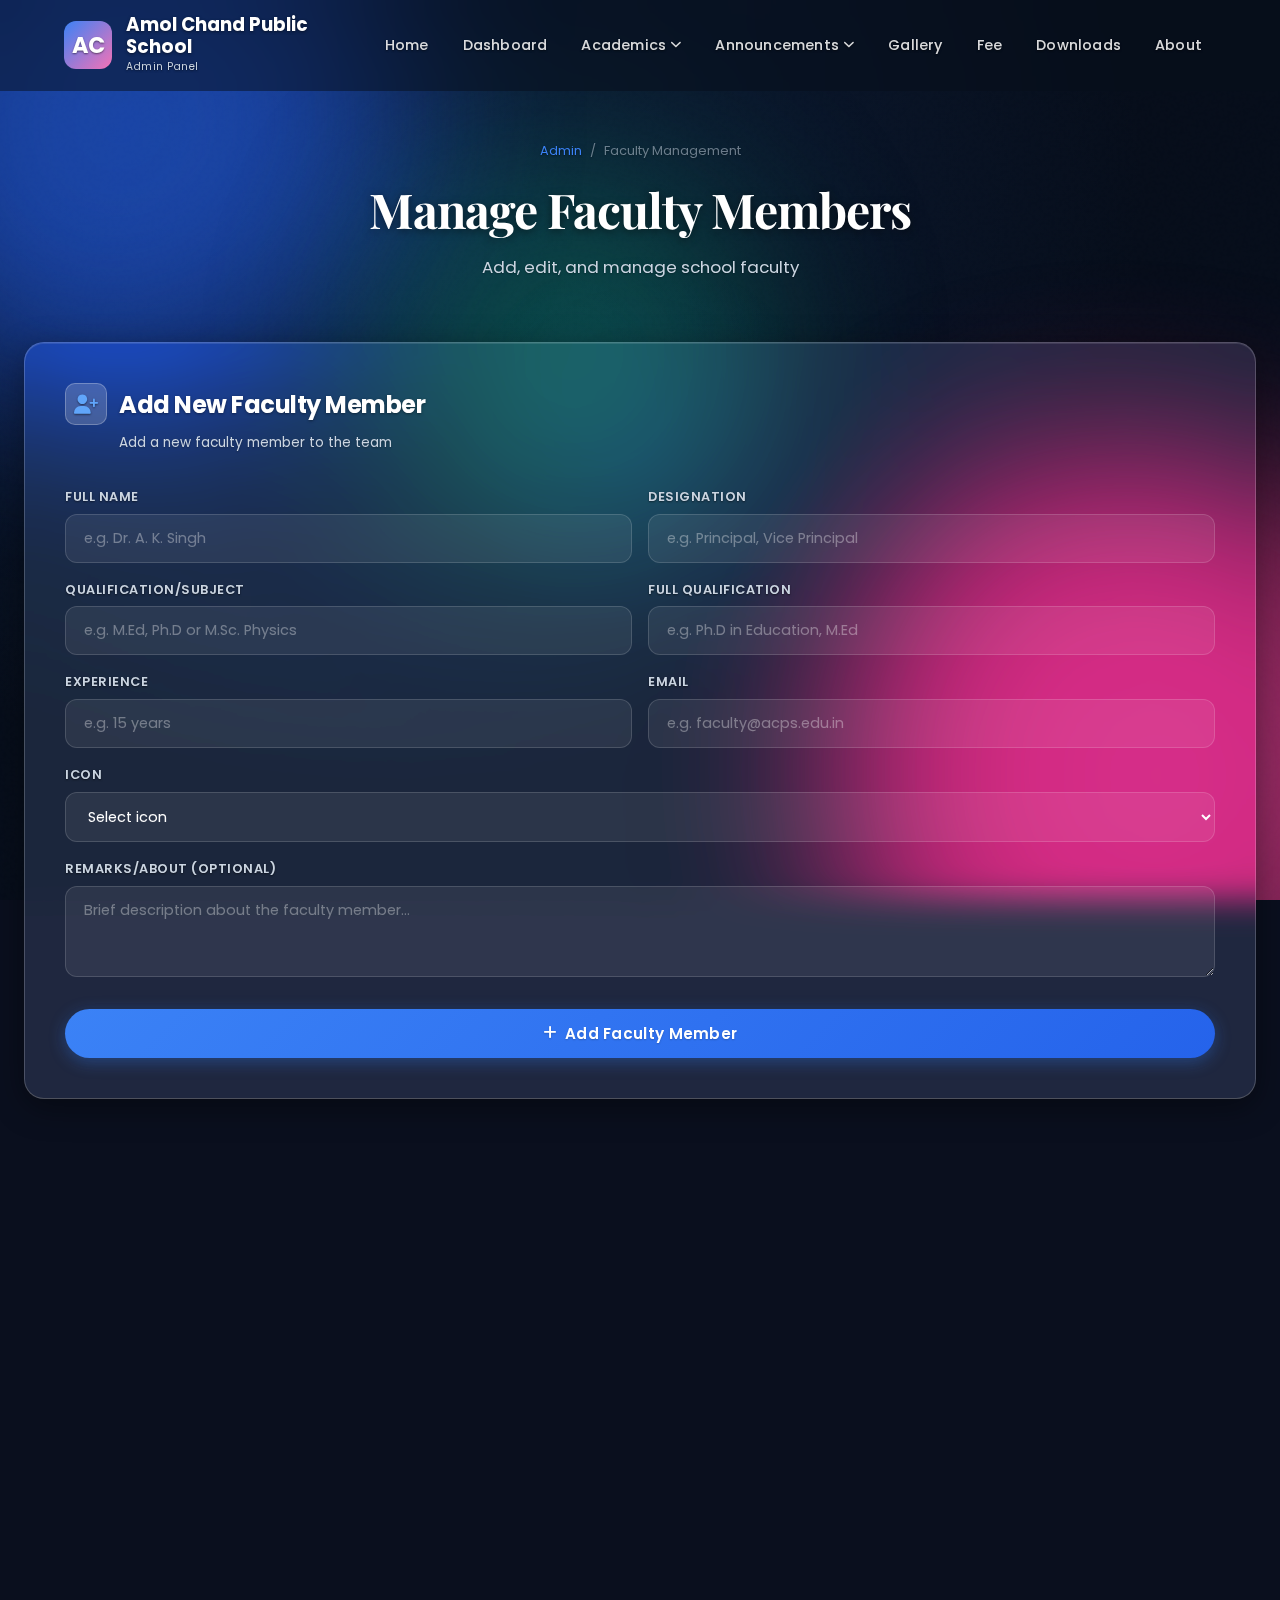
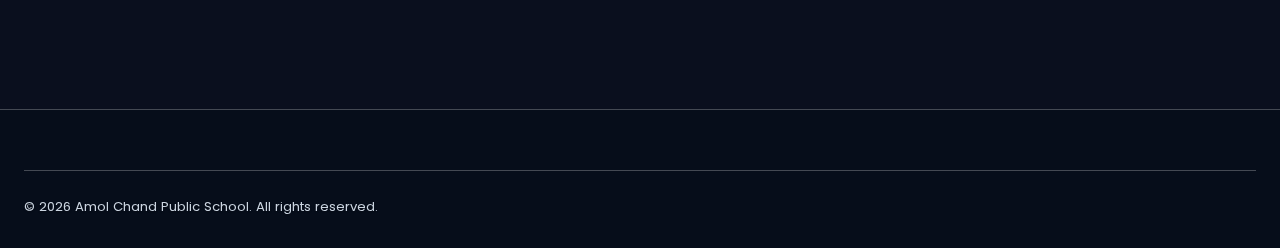
<file: admin-faculty.html>
<!DOCTYPE html>
<html lang="en">
<head>
    <meta charset="UTF-8">
    <meta name="viewport" content="width=device-width, initial-scale=1.0">
    <title>Faculty Admin &mdash; Amol Chand Public School</title>
    <link rel="stylesheet" href="css/styles.css">
    <link rel="stylesheet" href="css/admin.css">
    <link rel="stylesheet" href="https://cdnjs.cloudflare.com/ajax/libs/font-awesome/6.4.0/css/all.min.css">
</head>
<body>

    <div class="cursor-glow"></div>
    <div class="background-wrapper">
        <div class="blob blob-1"></div>
        <div class="blob blob-2"></div>
        <div class="blob blob-3"></div>
    </div>

    <header class="site-header" id="navbar">
        <nav>
            <a href="index.html" class="logo-container">
                <div class="logo-icon">AC</div>
                <div>
                    <div class="school-name">Amol Chand Public School</div>
                    <div class="school-tagline">Admin Panel</div>
                </div>
            </a>
            <ul class="nav-links" id="nav-links">
                <li><a href="index.html">Home</a></li>
                <li><a href="admin.html">Dashboard</a></li>
                <li class="nav-dropdown">
                    <a href="#"><span>Academics</span> <i class="fas fa-chevron-down dropdown-icon"></i></a>
                    <ul class="dropdown-menu">
                        <li><a href="admin-syllabus.html"><i class="fas fa-book"></i> Syllabus</a></li>
                        <li><a href="admin-results.html"><i class="fas fa-chart-line"></i> Results</a></li>
                        <li><a href="admin-toppers.html"><i class="fas fa-trophy"></i> Toppers</a></li>
                        <li><a href="admin-faculty.html"><i class="fas fa-chalkboard-teacher"></i> Faculty</a></li>
                    </ul>
                </li>
                <li class="nav-dropdown">
                    <a href="#"><span>Announcements</span> <i class="fas fa-chevron-down dropdown-icon"></i></a>
                    <ul class="dropdown-menu">
                        <li><a href="admin-events.html"><i class="fas fa-calendar-alt"></i> Events</a></li>
                        <li><a href="admin-notices.html"><i class="fas fa-bullhorn"></i> Notices</a></li>
                    </ul>
                </li>
                <li><a href="admin-gallery.html">Gallery</a></li>
                <li><a href="admin-fee.html">Fee</a></li>
                <li><a href="admin-downloads.html">Downloads</a></li>
                <li><a href="admin-about.html">About</a></li>
            </ul>
            <button class="hamburger" id="hamburger" aria-label="Toggle menu" aria-expanded="false">
                <i class="fas fa-bars"></i>
            </button>
        </nav>
    </header>

    <div class="page-banner">
        <div class="breadcrumb">
            <a href="admin.html">Admin</a><span>/</span><span>Faculty Management</span>
        </div>
        <h1>Manage Faculty Members</h1>
        <p>Add, edit, and manage school faculty</p>
    </div>

    <main class="container" style="padding-top:0;">
        <!-- Add New Faculty -->
        <div class="glass glass-card reveal" style="padding:40px; margin-bottom:30px;">
            <div class="section-title" style="margin-bottom:6px;">
                <i class="fas fa-user-plus" style="color:#60a5fa;"></i>
                <h2>Add New Faculty Member</h2>
            </div>
            <p style="color:var(--text-muted); font-size:0.85rem; margin-bottom:30px; padding-left:54px;">Add a new faculty member to the team</p>

            <form class="glass-form" id="facultyForm">
                <div class="form-row">
                    <div class="form-group">
                        <label class="form-label">Full Name</label>
                        <input type="text" class="glass-input" id="facultyName" placeholder="e.g. Dr. A. K. Singh" required>
                    </div>
                    <div class="form-group">
                        <label class="form-label">Designation</label>
                        <input type="text" class="glass-input" id="designation" placeholder="e.g. Principal, Vice Principal" required>
                    </div>
                </div>

                <div class="form-row">
                    <div class="form-group">
                        <label class="form-label">Qualification/Subject</label>
                        <input type="text" class="glass-input" id="subject" placeholder="e.g. M.Ed, Ph.D or M.Sc. Physics" required>
                    </div>
                    <div class="form-group">
                        <label class="form-label">Full Qualification</label>
                        <input type="text" class="glass-input" id="qualification" placeholder="e.g. Ph.D in Education, M.Ed">
                    </div>
                </div>

                <div class="form-row">
                    <div class="form-group">
                        <label class="form-label">Experience</label>
                        <input type="text" class="glass-input" id="experience" placeholder="e.g. 15 years">
                    </div>
                    <div class="form-group">
                        <label class="form-label">Email</label>
                        <input type="email" class="glass-input" id="email" placeholder="e.g. faculty@acps.edu.in">
                    </div>
                </div>

                <div class="form-group">
                    <label class="form-label">Icon</label>
                    <select class="glass-input" id="icon" required>
                        <option value="" disabled selected>Select icon</option>
                        <option value="fa-user-tie">👔 Principal/Admin</option>
                        <option value="fa-chalkboard-teacher">👨‍🏫 Teacher</option>
                        <option value="fa-flask">🧪 Science</option>
                        <option value="fa-calculator">🔢 Mathematics</option>
                        <option value="fa-book">📚 English/Literature</option>
                        <option value="fa-globe">🌍 Geography/Social</option>
                        <option value="fa-atom">⚛️ Physics/Chemistry</option>
                        <option value="fa-dna">🧬 Biology</option>
                        <option value="fa-laptop-code">💻 Computer Science</option>
                        <option value="fa-palette">🎨 Arts</option>
                        <option value="fa-music">🎵 Music</option>
                        <option value="fa-running">🏃 Sports/PE</option>
                    </select>
                </div>

                <div class="form-group">
                    <label class="form-label">Remarks/About (Optional)</label>
                    <textarea class="glass-input" id="facultyRemarks" rows="3" placeholder="Brief description about the faculty member..." style="resize:vertical;"></textarea>
                </div>

                <div id="facultyMsg" style="display:none;"></div>

                <button type="submit" class="btn" style="width:100%; justify-content:center; margin-top:16px;">
                    <i class="fas fa-plus"></i> Add Faculty Member
                </button>
            </form>
        </div>

        <!-- Manage Existing Faculty -->
        <div class="glass glass-card reveal" style="padding:40px;">
            <div class="section-title" style="margin-bottom:6px;">
                <i class="fas fa-users" style="color:#34d399;"></i>
                <h2>Current Faculty Members</h2>
            </div>
            <p style="color:var(--text-muted); font-size:0.85rem; margin-bottom:30px; padding-left:54px;">View and manage existing faculty</p>

            <div id="facultyList" style="display:grid; grid-template-columns:repeat(auto-fill, minmax(280px, 1fr)); gap:20px;">
                <!-- Faculty will be loaded here -->
            </div>
        </div>
    </main>

    <footer class="site-footer">
        <div class="footer-bottom">
            <p>&copy; <span data-current-year>2026</span> Amol Chand Public School. All rights reserved.</p>
        </div>
    </footer>

    <script src="js/api-service.js"></script>
    <script src="js/script.js"></script>
    <script src="js/admin-faculty.js"></script>
    <script src="js/ripple-effect.js"></script>
</body>
</html>
</file>
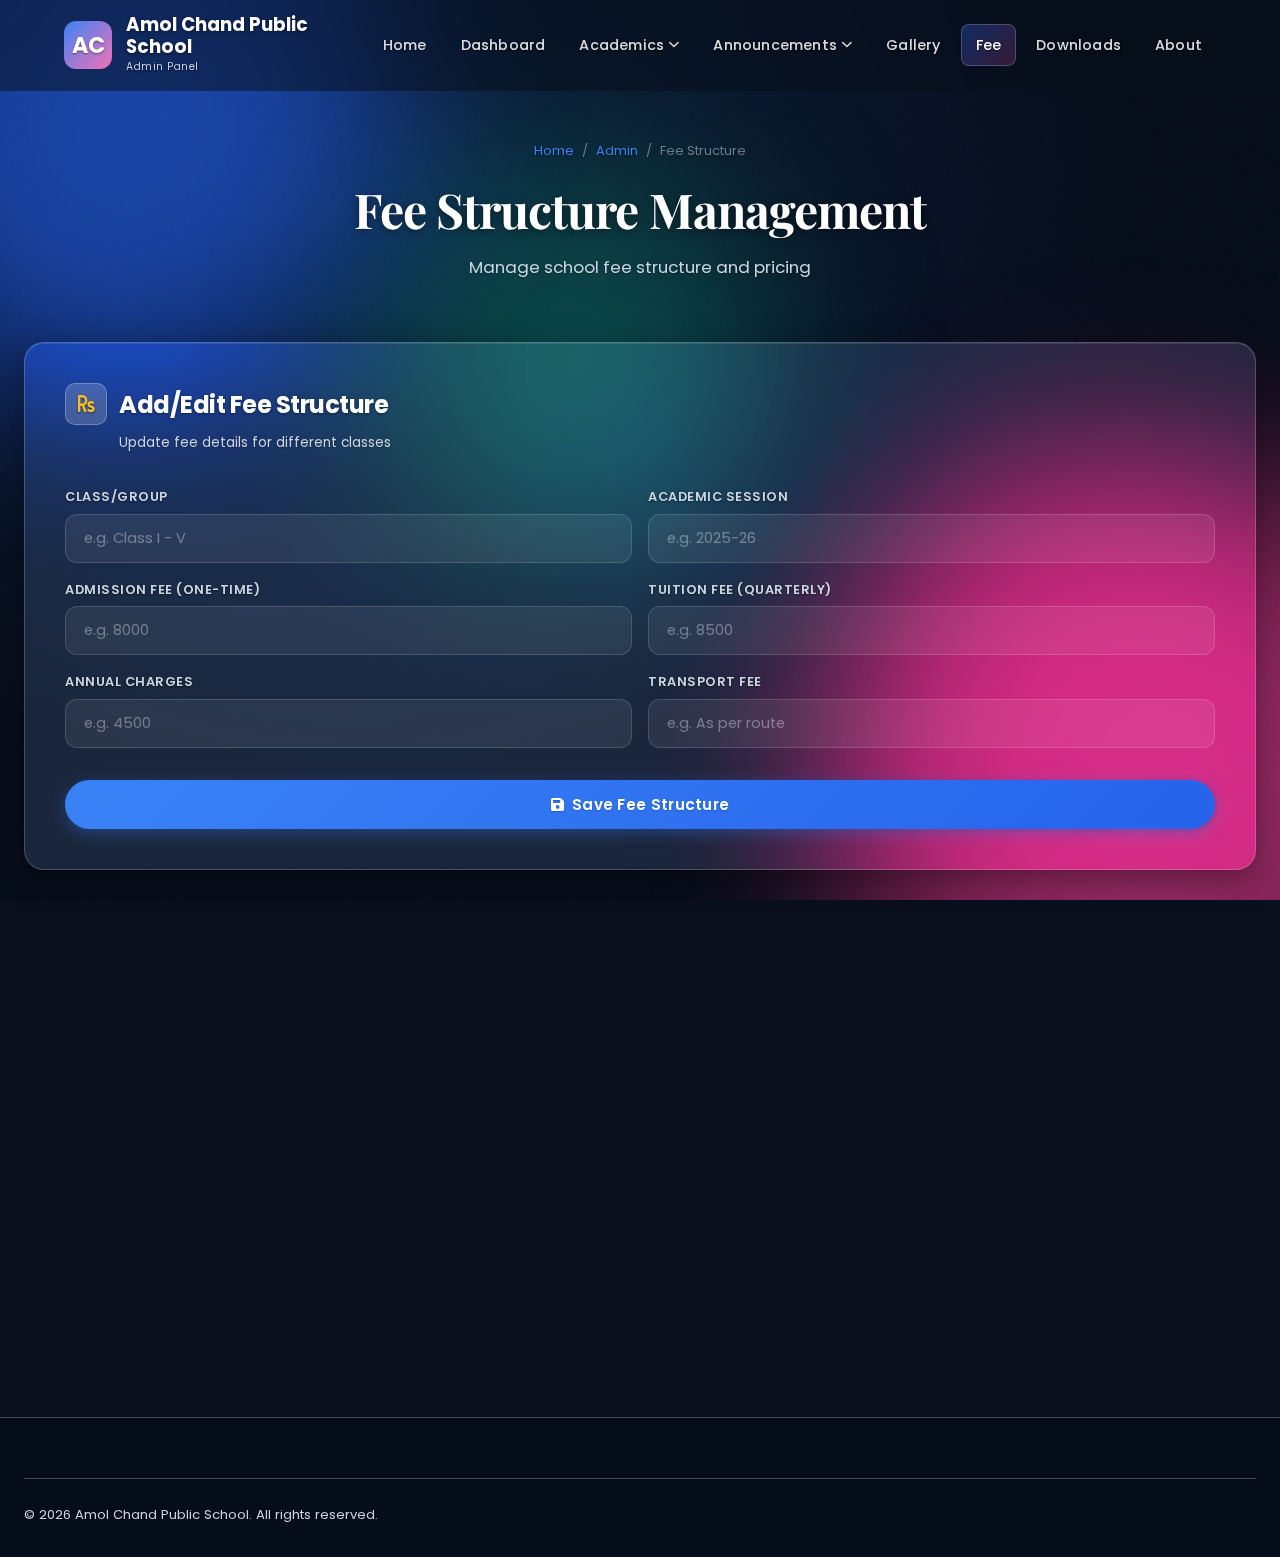
<file: admin-fee.html>
<!DOCTYPE html>
<html lang="en">
<head>
    <meta charset="UTF-8">
    <meta name="viewport" content="width=device-width, initial-scale=1.0">
    <title>Fee Structure Management &mdash; Amol Chand Public School</title>
    <link rel="stylesheet" href="css/styles.css">
    <link rel="stylesheet" href="css/admin.css">
    <link rel="stylesheet" href="https://cdnjs.cloudflare.com/ajax/libs/font-awesome/6.4.0/css/all.min.css">
</head>
<body>

    <div class="cursor-glow"></div>
    <div class="background-wrapper">
        <div class="blob blob-1"></div>
        <div class="blob blob-2"></div>
        <div class="blob blob-3"></div>
    </div>

    <header class="site-header" id="navbar">
        <nav>
            <a href="index.html" class="logo-container">
                <div class="logo-icon">AC</div>
                <div>
                    <div class="school-name">Amol Chand Public School</div>
                    <div class="school-tagline">Admin Panel</div>
                </div>
            </a>
            <ul class="nav-links" id="nav-links">
                <li><a href="index.html">Home</a></li>
                <li><a href="admin.html">Dashboard</a></li>
                <li class="nav-dropdown">
                    <a href="#"><span>Academics</span> <i class="fas fa-chevron-down dropdown-icon"></i></a>
                    <ul class="dropdown-menu">
                        <li><a href="admin-syllabus.html"><i class="fas fa-book"></i> Syllabus</a></li>
                        <li><a href="admin-results.html"><i class="fas fa-chart-line"></i> Results</a></li>
                        <li><a href="admin-toppers.html"><i class="fas fa-trophy"></i> Toppers</a></li>
                        <li><a href="admin-faculty.html"><i class="fas fa-chalkboard-teacher"></i> Faculty</a></li>
                    </ul>
                </li>
                <li class="nav-dropdown">
                    <a href="#"><span>Announcements</span> <i class="fas fa-chevron-down dropdown-icon"></i></a>
                    <ul class="dropdown-menu">
                        <li><a href="admin-events.html"><i class="fas fa-calendar-alt"></i> Events</a></li>
                        <li><a href="admin-notices.html"><i class="fas fa-bullhorn"></i> Notices</a></li>
                    </ul>
                </li>
                <li><a href="admin-gallery.html">Gallery</a></li>
                <li><a href="admin-fee.html">Fee</a></li>
                <li><a href="admin-downloads.html">Downloads</a></li>
                <li><a href="admin-about.html">About</a></li>
            </ul>
            <button class="hamburger" id="hamburger" aria-label="Toggle menu" aria-expanded="false">
                <i class="fas fa-bars"></i>
            </button>
        </nav>
    </header>

    <div class="page-banner">
        <div class="breadcrumb">
            <a href="index.html">Home</a><span>/</span><a href="admin.html">Admin</a><span>/</span><span>Fee Structure</span>
        </div>
        <h1>Fee Structure Management</h1>
        <p>Manage school fee structure and pricing</p>
    </div>

    <main class="container" style="padding-top:0;">
        <div class="glass glass-card reveal" style="padding:40px; margin-bottom:30px;">
            <div class="section-title" style="margin-bottom:6px;">
                <i class="fas fa-rupee-sign" style="color:#fbbf24;"></i>
                <h2>Add/Edit Fee Structure</h2>
            </div>
            <p style="color:var(--text-muted); font-size:0.85rem; margin-bottom:30px; padding-left:54px;">Update fee details for different classes</p>

            <form class="glass-form" id="feeForm">
                <div class="form-row">
                    <div class="form-group">
                        <label class="form-label">Class/Group</label>
                        <input type="text" class="glass-input" id="feeClass" placeholder="e.g. Class I - V" required>
                    </div>
                    <div class="form-group">
                        <label class="form-label">Academic Session</label>
                        <input type="text" class="glass-input" id="feeSession" placeholder="e.g. 2025-26" required>
                    </div>
                </div>

                <div class="form-row">
                    <div class="form-group">
                        <label class="form-label">Admission Fee (One-time)</label>
                        <input type="number" class="glass-input" id="admissionFee" placeholder="e.g. 8000" required>
                    </div>
                    <div class="form-group">
                        <label class="form-label">Tuition Fee (Quarterly)</label>
                        <input type="number" class="glass-input" id="tuitionFee" placeholder="e.g. 8500" required>
                    </div>
                </div>

                <div class="form-row">
                    <div class="form-group">
                        <label class="form-label">Annual Charges</label>
                        <input type="number" class="glass-input" id="annualCharges" placeholder="e.g. 4500" required>
                    </div>
                    <div class="form-group">
                        <label class="form-label">Transport Fee</label>
                        <input type="text" class="glass-input" id="transportFee" placeholder="e.g. As per route" required>
                    </div>
                </div>

                <div id="feeMsg" style="display:none;"></div>

                <button type="submit" class="btn" style="width:100%; justify-content:center; margin-top:16px;">
                    <i class="fas fa-save"></i> Save Fee Structure
                </button>
            </form>
        </div>

        <div class="glass glass-card reveal" style="padding:40px;">
            <div class="section-title" style="margin-bottom:6px;">
                <i class="fas fa-table" style="color:#34d399;"></i>
                <h2>Current Fee Structure</h2>
            </div>
            <p style="color:var(--text-muted); font-size:0.85rem; margin-bottom:30px; padding-left:54px;">Manage existing fee entries</p>

            <div style="overflow-x: auto;">
                <table class="fee-table" id="feeTable">
                    <thead>
                        <tr>
                            <th>Class / Group</th>
                            <th>Admission Fee</th>
                            <th>Tuition Fee</th>
                            <th>Annual Charges</th>
                            <th>Transport</th>
                            <th>Actions</th>
                        </tr>
                    </thead>
                    <tbody id="feeTableBody">
                        <!-- Fee entries will be loaded here -->
                    </tbody>
                </table>
            </div>
        </div>
    </main>

    <footer class="site-footer">
        <div class="footer-bottom">
            <p>&copy; <span data-current-year>2026</span> Amol Chand Public School. All rights reserved.</p>
        </div>
    </footer>

    <script src="js/api-service.js"></script>
    <script src="js/script.js"></script>
    <script src="js/admin-fee.js"></script>
    <script src="js/ripple-effect.js"></script>
</body>
</html>
</file>
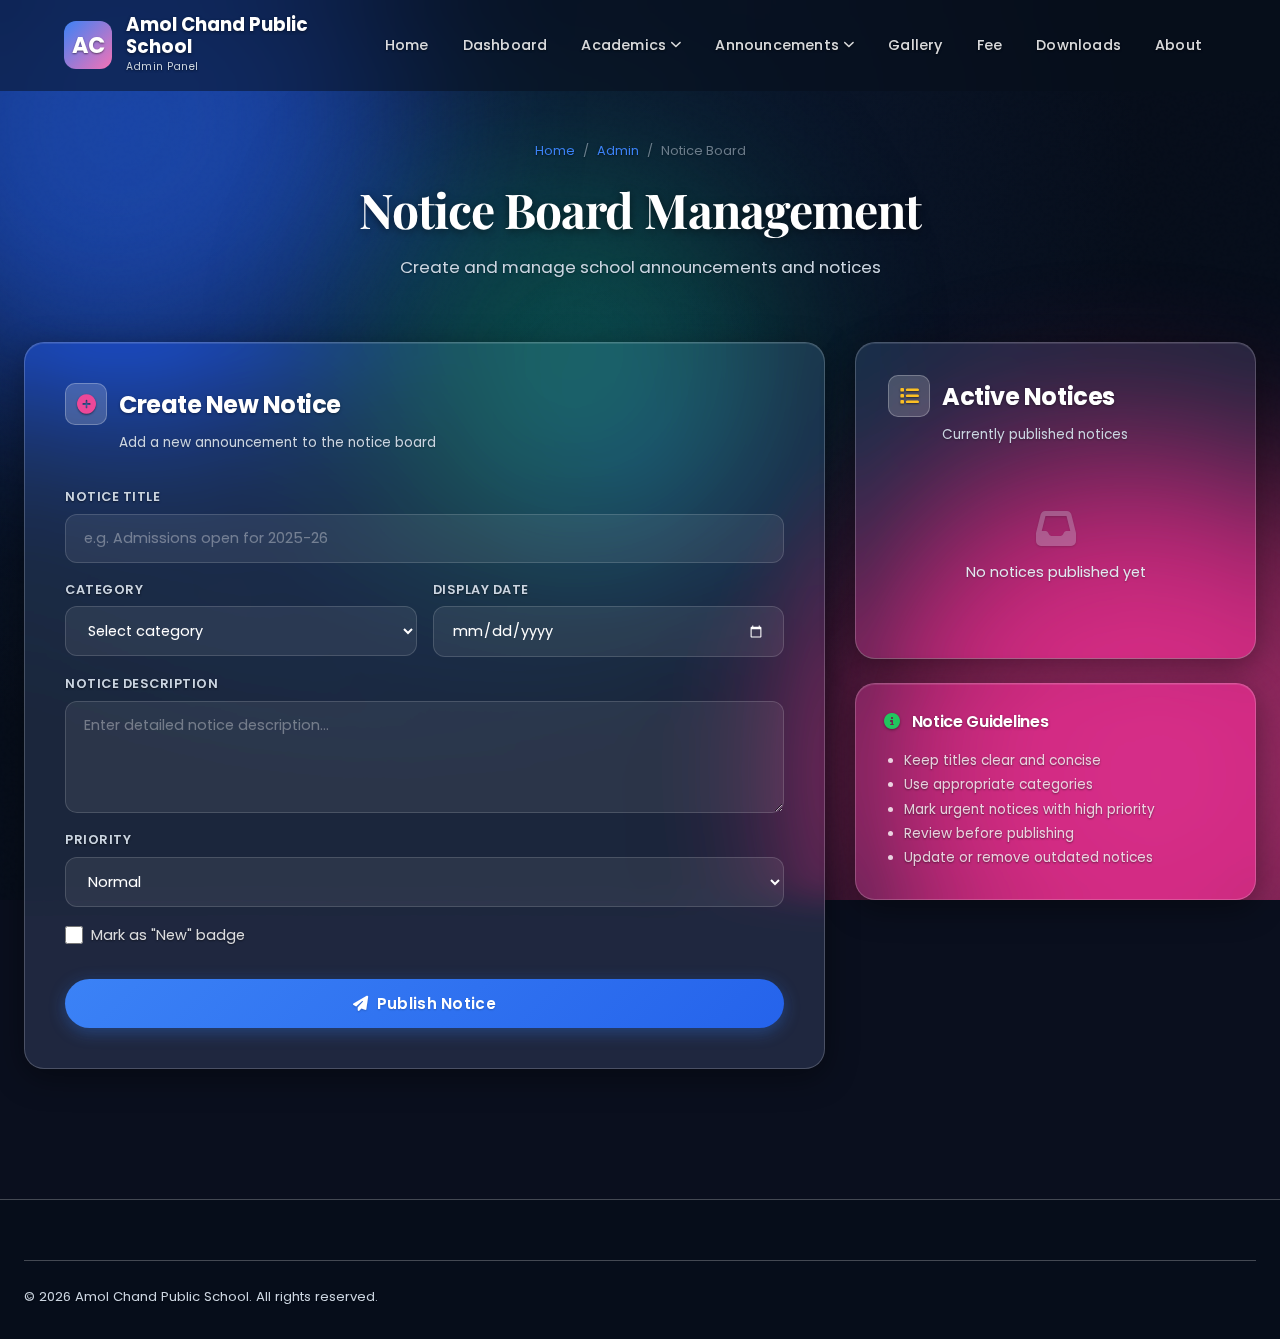
<file: admin-notices.html>
<!DOCTYPE html>
<html lang="en">
<head>
    <meta charset="UTF-8">
    <meta name="viewport" content="width=device-width, initial-scale=1.0">
    <title>Notice Board Admin &mdash; Amol Chand Public School</title>
    <link rel="stylesheet" href="css/styles.css">
    <link rel="stylesheet" href="css/admin.css">
    <link rel="stylesheet" href="https://cdnjs.cloudflare.com/ajax/libs/font-awesome/6.4.0/css/all.min.css">
</head>
<body>

    <div class="cursor-glow"></div>
    <div class="background-wrapper">
        <div class="blob blob-1"></div>
        <div class="blob blob-2"></div>
        <div class="blob blob-3"></div>
    </div>

    <header class="site-header" id="navbar">
        <nav>
            <a href="index.html" class="logo-container">
                <div class="logo-icon">AC</div>
                <div>
                    <div class="school-name">Amol Chand Public School</div>
                    <div class="school-tagline">Admin Panel</div>
                </div>
            </a>
            <ul class="nav-links" id="nav-links">
                <li><a href="index.html">Home</a></li>
                <li><a href="admin.html">Dashboard</a></li>
                <li class="nav-dropdown">
                    <a href="#"><span>Academics</span> <i class="fas fa-chevron-down dropdown-icon"></i></a>
                    <ul class="dropdown-menu">
                        <li><a href="admin-syllabus.html"><i class="fas fa-book"></i> Syllabus</a></li>
                        <li><a href="admin-results.html"><i class="fas fa-chart-line"></i> Results</a></li>
                        <li><a href="admin-toppers.html"><i class="fas fa-trophy"></i> Toppers</a></li>
                        <li><a href="admin-faculty.html"><i class="fas fa-chalkboard-teacher"></i> Faculty</a></li>
                    </ul>
                </li>
                <li class="nav-dropdown">
                    <a href="#"><span>Announcements</span> <i class="fas fa-chevron-down dropdown-icon"></i></a>
                    <ul class="dropdown-menu">
                        <li><a href="admin-events.html"><i class="fas fa-calendar-alt"></i> Events</a></li>
                        <li><a href="admin-notices.html"><i class="fas fa-bullhorn"></i> Notices</a></li>
                    </ul>
                </li>
                <li><a href="admin-gallery.html">Gallery</a></li>
                <li><a href="admin-fee.html">Fee</a></li>
                <li><a href="admin-downloads.html">Downloads</a></li>
                <li><a href="admin-about.html">About</a></li>
            </ul>
            <button class="hamburger" id="hamburger" aria-label="Toggle menu" aria-expanded="false">
                <i class="fas fa-bars"></i>
            </button>
        </nav>
    </header>

    <div class="page-banner">
        <div class="breadcrumb">
            <a href="index.html">Home</a><span>/</span><a href="admin.html">Admin</a><span>/</span><span>Notice Board</span>
        </div>
        <h1>Notice Board Management</h1>
        <p>Create and manage school announcements and notices</p>
    </div>

    <main class="container" style="padding-top:0;">
        <div class="dashboard-grid" style="align-items:start;">
            <div class="glass glass-card reveal" style="padding:40px;">
                <div class="section-title" style="margin-bottom:6px;">
                    <i class="fas fa-plus-circle" style="color:#ec4899;"></i>
                    <h2>Create New Notice</h2>
                </div>
                <p style="color:var(--text-muted); font-size:0.85rem; margin-bottom:30px; padding-left:54px;">Add a new announcement to the notice board</p>

                <form class="glass-form" id="noticeForm">
                    <div class="form-group">
                        <label class="form-label">Notice Title</label>
                        <input type="text" class="glass-input" id="noticeTitle" placeholder="e.g. Admissions open for 2025-26" required>
                    </div>

                    <div class="form-row">
                        <div class="form-group">
                            <label class="form-label">Category</label>
                            <select class="glass-input" id="noticeCategory" required>
                                <option value="" disabled selected>Select category</option>
                                <option value="admission">Admission</option>
                                <option value="exam">Examination</option>
                                <option value="holiday">Holiday</option>
                                <option value="event">Event</option>
                                <option value="general">General</option>
                                <option value="urgent">Urgent</option>
                            </select>
                        </div>
                        <div class="form-group">
                            <label class="form-label">Display Date</label>
                            <input type="date" class="glass-input" id="noticeDate" required style="color-scheme: dark;">
                        </div>
                    </div>

                    <div class="form-group">
                        <label class="form-label">Notice Description</label>
                        <textarea class="glass-input" id="noticeDescription" rows="4" placeholder="Enter detailed notice description..." required style="resize:vertical;"></textarea>
                    </div>

                    <div class="form-group">
                        <label class="form-label">Priority</label>
                        <select class="glass-input" id="noticePriority">
                            <option value="normal">Normal</option>
                            <option value="high">High Priority</option>
                            <option value="urgent">Urgent</option>
                        </select>
                    </div>

                    <div class="form-group">
                        <label style="display:flex; align-items:center; gap:8px; cursor:pointer;">
                            <input type="checkbox" id="noticeIsNew" style="width:18px; height:18px; cursor:pointer;">
                            <span style="font-size:0.9rem; color:rgba(255,255,255,0.85);">Mark as "New" badge</span>
                        </label>
                    </div>

                    <div id="noticeMsg" style="display:none;"></div>

                    <button type="submit" class="btn" style="width:100%; justify-content:center; margin-top:16px;">
                        <i class="fas fa-paper-plane"></i> Publish Notice
                    </button>
                </form>
            </div>

            <div>
                <div class="glass glass-card reveal" style="padding:32px; margin-bottom:24px;">
                    <div class="section-title" style="margin-bottom:6px;">
                        <i class="fas fa-list" style="color:#fbbf24;"></i>
                        <h2>Active Notices</h2>
                    </div>
                    <p style="color:var(--text-muted); font-size:0.85rem; margin-bottom:20px; padding-left:54px;">Currently published notices</p>

                    <div id="noticesList">
                        <!-- Notices will be loaded here -->
                    </div>
                </div>

                <div class="glass glass-card reveal" style="padding:28px;">
                    <h3 style="font-size:1rem; margin-bottom:16px;"><i class="fas fa-info-circle" style="color:var(--accent); margin-right:8px;"></i> Notice Guidelines</h3>
                    <ul style="font-size:0.85rem; color:rgba(255,255,255,0.8); line-height:1.8; padding-left:20px;">
                        <li>Keep titles clear and concise</li>
                        <li>Use appropriate categories</li>
                        <li>Mark urgent notices with high priority</li>
                        <li>Review before publishing</li>
                        <li>Update or remove outdated notices</li>
                    </ul>
                </div>
            </div>
        </div>
    </main>

    <footer class="site-footer">
        <div class="footer-bottom">
            <p>&copy; <span data-current-year>2026</span> Amol Chand Public School. All rights reserved.</p>
        </div>
    </footer>

    <script src="js/api-service.js"></script>
    <script src="js/script.js"></script>
    <script src="js/admin-notices.js"></script>
    <script src="js/ripple-effect.js"></script>
</body>
</html>
</file>
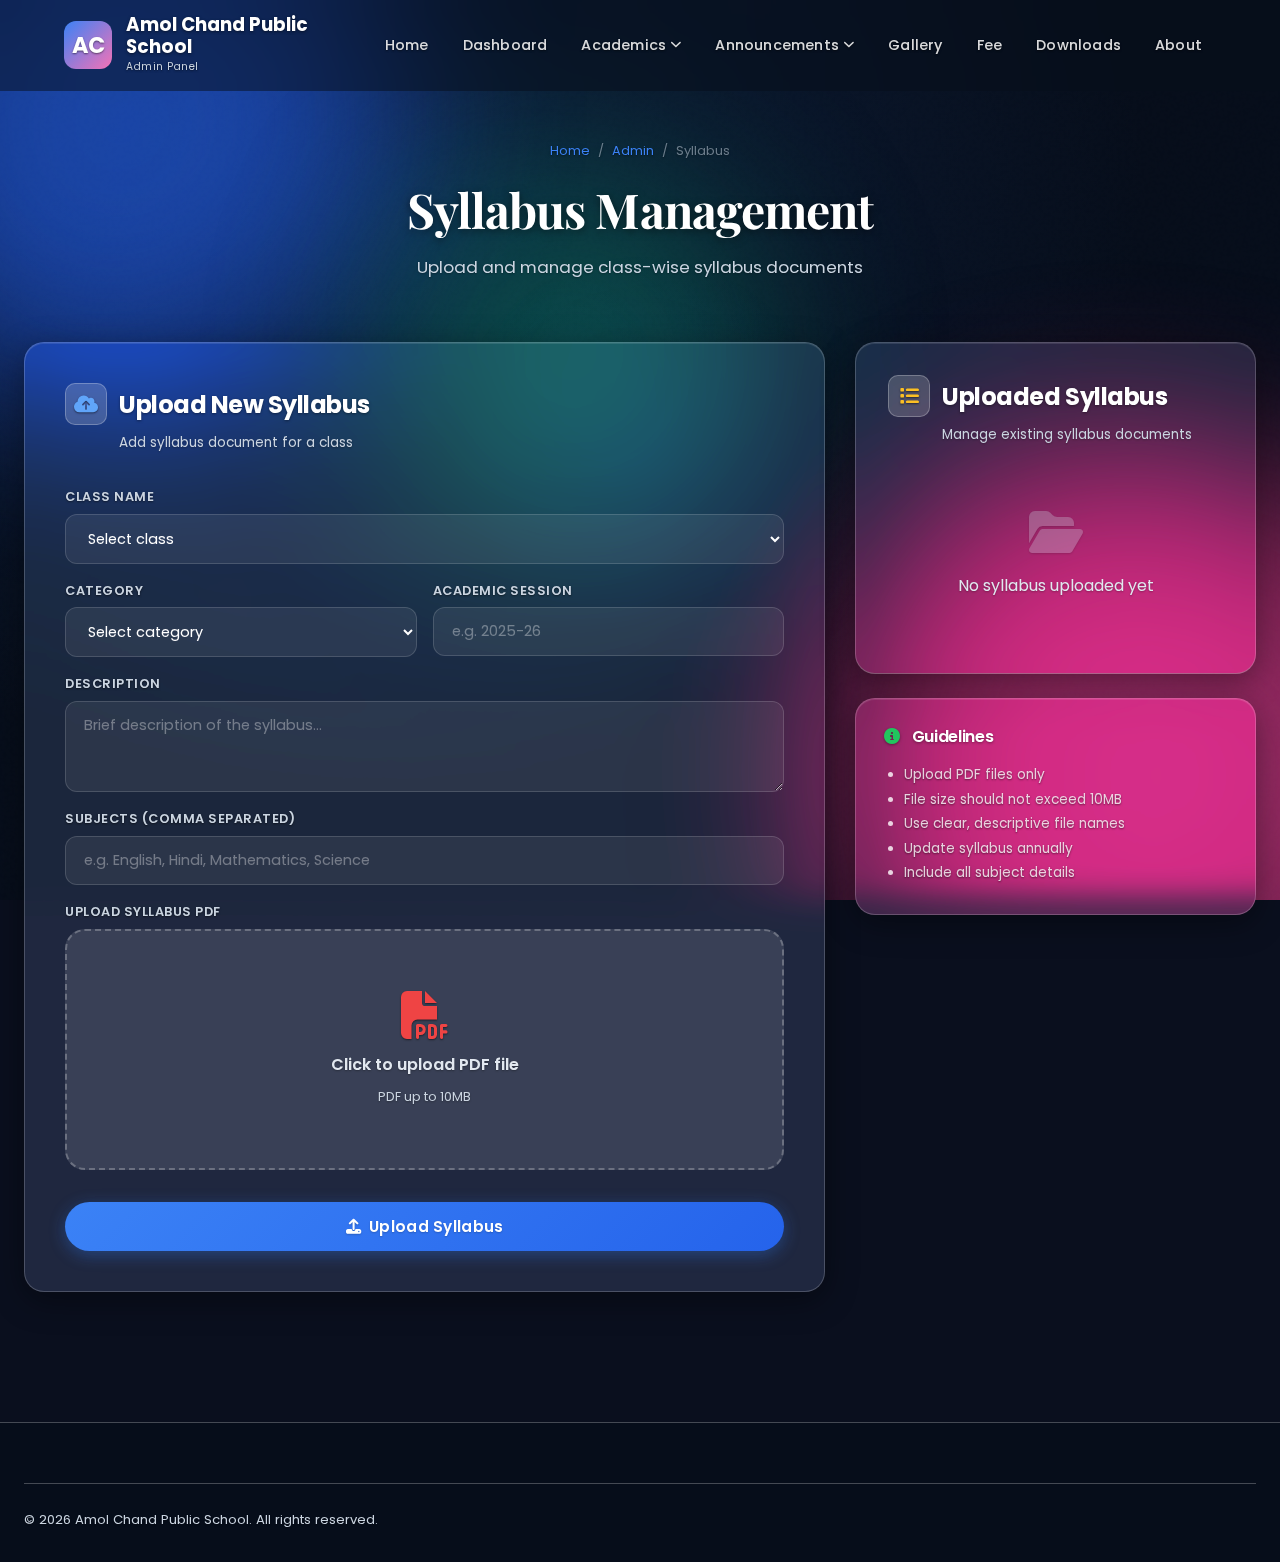
<file: admin-syllabus.html>
<!DOCTYPE html>
<html lang="en">
<head>
    <meta charset="UTF-8">
    <meta name="viewport" content="width=device-width, initial-scale=1.0">
    <title>Syllabus Management &mdash; Amol Chand Public School</title>
    <link rel="stylesheet" href="css/styles.css">
    <link rel="stylesheet" href="css/admin.css">
    <link rel="stylesheet" href="https://cdnjs.cloudflare.com/ajax/libs/font-awesome/6.4.0/css/all.min.css">
</head>
<body>

    <div class="cursor-glow"></div>
    <div class="background-wrapper">
        <div class="blob blob-1"></div>
        <div class="blob blob-2"></div>
        <div class="blob blob-3"></div>
    </div>

    <header class="site-header" id="navbar">
        <nav>
            <a href="index.html" class="logo-container">
                <div class="logo-icon">AC</div>
                <div>
                    <div class="school-name">Amol Chand Public School</div>
                    <div class="school-tagline">Admin Panel</div>
                </div>
            </a>
            <ul class="nav-links" id="nav-links">
                <li><a href="index.html">Home</a></li>
                <li><a href="admin.html">Dashboard</a></li>
                <li class="nav-dropdown">
                    <a href="#"><span>Academics</span> <i class="fas fa-chevron-down dropdown-icon"></i></a>
                    <ul class="dropdown-menu">
                        <li><a href="admin-syllabus.html"><i class="fas fa-book"></i> Syllabus</a></li>
                        <li><a href="admin-results.html"><i class="fas fa-chart-line"></i> Results</a></li>
                        <li><a href="admin-toppers.html"><i class="fas fa-trophy"></i> Toppers</a></li>
                        <li><a href="admin-faculty.html"><i class="fas fa-chalkboard-teacher"></i> Faculty</a></li>
                    </ul>
                </li>
                <li class="nav-dropdown">
                    <a href="#"><span>Announcements</span> <i class="fas fa-chevron-down dropdown-icon"></i></a>
                    <ul class="dropdown-menu">
                        <li><a href="admin-events.html"><i class="fas fa-calendar-alt"></i> Events</a></li>
                        <li><a href="admin-notices.html"><i class="fas fa-bullhorn"></i> Notices</a></li>
                    </ul>
                </li>
                <li><a href="admin-gallery.html">Gallery</a></li>
                <li><a href="admin-fee.html">Fee</a></li>
                <li><a href="admin-downloads.html">Downloads</a></li>
                <li><a href="admin-about.html">About</a></li>
            </ul>
            <button class="hamburger" id="hamburger" aria-label="Toggle menu" aria-expanded="false">
                <i class="fas fa-bars"></i>
            </button>
        </nav>
    </header>

    <div class="page-banner">
        <div class="breadcrumb">
            <a href="index.html">Home</a><span>/</span><a href="admin.html">Admin</a><span>/</span><span>Syllabus</span>
        </div>
        <h1>Syllabus Management</h1>
        <p>Upload and manage class-wise syllabus documents</p>
    </div>

    <main class="container" style="padding-top:0;">
        <div class="dashboard-grid" style="align-items:start;">
            <div class="glass glass-card reveal" style="padding:40px;">
                <div class="section-title" style="margin-bottom:6px;">
                    <i class="fas fa-cloud-upload-alt" style="color:#60a5fa;"></i>
                    <h2>Upload New Syllabus</h2>
                </div>
                <p style="color:var(--text-muted); font-size:0.85rem; margin-bottom:30px; padding-left:54px;">Add syllabus document for a class</p>

                <form class="glass-form" id="syllabusForm">
                    <div class="form-group">
                        <label class="form-label">Class Name</label>
                        <select class="glass-input" id="className" required>
                            <option value="" disabled selected>Select class</option>
                            <option value="Nursery">Nursery</option>
                            <option value="KG">KG</option>
                            <option value="Class 1">Class 1</option>
                            <option value="Class 2">Class 2</option>
                            <option value="Class 3">Class 3</option>
                            <option value="Class 4">Class 4</option>
                            <option value="Class 5">Class 5</option>
                            <option value="Class 6">Class 6</option>
                            <option value="Class 7">Class 7</option>
                            <option value="Class 8">Class 8</option>
                            <option value="Class 9">Class 9</option>
                            <option value="Class 10">Class 10</option>
                            <option value="Class 11 - Science">Class 11 - Science</option>
                            <option value="Class 11 - Commerce">Class 11 - Commerce</option>
                            <option value="Class 12 - Science">Class 12 - Science</option>
                            <option value="Class 12 - Commerce">Class 12 - Commerce</option>
                        </select>
                    </div>

                    <div class="form-row">
                        <div class="form-group">
                            <label class="form-label">Category</label>
                            <select class="glass-input" id="category" required>
                                <option value="" disabled selected>Select category</option>
                                <option value="primary">Primary (1-5)</option>
                                <option value="middle">Middle (6-8)</option>
                                <option value="secondary">Secondary (9-10)</option>
                                <option value="senior">Senior (11-12)</option>
                            </select>
                        </div>
                        <div class="form-group">
                            <label class="form-label">Academic Session</label>
                            <input type="text" class="glass-input" id="session" placeholder="e.g. 2025-26" required>
                        </div>
                    </div>

                    <div class="form-group">
                        <label class="form-label">Description</label>
                        <textarea class="glass-input" id="description" rows="3" placeholder="Brief description of the syllabus..." required style="resize:vertical;"></textarea>
                    </div>

                    <div class="form-group">
                        <label class="form-label">Subjects (comma separated)</label>
                        <input type="text" class="glass-input" id="subjects" placeholder="e.g. English, Hindi, Mathematics, Science" required>
                    </div>

                    <div class="form-group">
                        <label class="form-label">Upload Syllabus PDF</label>
                        <div class="file-upload-area" id="fileUploadArea">
                            <input type="file" id="syllabusFile" accept=".pdf" hidden>
                            <div class="file-upload-content">
                                <i class="fas fa-file-pdf" style="font-size:3rem; color:#ef4444; margin-bottom:12px;"></i>
                                <p style="font-size:1rem; font-weight:600; margin-bottom:6px;">Click to upload PDF file</p>
                                <p style="font-size:0.8rem; color:var(--text-muted);">PDF up to 10MB</p>
                            </div>
                            <div id="selectedFileName" style="display:none; margin-top:12px; color:#34d399; font-weight:600;"></div>
                        </div>
                    </div>

                    <div id="syllabusMsg" style="display:none;"></div>

                    <button type="submit" class="btn" style="width:100%; justify-content:center; margin-top:16px;">
                        <i class="fas fa-upload"></i> Upload Syllabus
                    </button>
                </form>
            </div>

            <div>
                <div class="glass glass-card reveal" style="padding:32px; margin-bottom:24px;">
                    <div class="section-title" style="margin-bottom:6px;">
                        <i class="fas fa-list" style="color:#fbbf24;"></i>
                        <h2>Uploaded Syllabus</h2>
                    </div>
                    <p style="color:var(--text-muted); font-size:0.85rem; margin-bottom:20px; padding-left:54px;">Manage existing syllabus documents</p>

                    <div id="syllabusList">
                        <!-- Syllabus items will be loaded here -->
                    </div>
                </div>

                <div class="glass glass-card reveal" style="padding:28px;">
                    <h3 style="font-size:1rem; margin-bottom:16px;"><i class="fas fa-info-circle" style="color:var(--accent); margin-right:8px;"></i> Guidelines</h3>
                    <ul style="font-size:0.85rem; color:rgba(255,255,255,0.8); line-height:1.8; padding-left:20px;">
                        <li>Upload PDF files only</li>
                        <li>File size should not exceed 10MB</li>
                        <li>Use clear, descriptive file names</li>
                        <li>Update syllabus annually</li>
                        <li>Include all subject details</li>
                    </ul>
                </div>
            </div>
        </div>
    </main>

    <footer class="site-footer">
        <div class="footer-bottom">
            <p>&copy; <span data-current-year>2026</span> Amol Chand Public School. All rights reserved.</p>
        </div>
    </footer>

    <script src="js/api-service.js"></script>
    <script src="js/script.js"></script>
    <script src="js/admin-syllabus.js"></script>
    <script src="js/ripple-effect.js"></script>
</body>
</html>
</file>
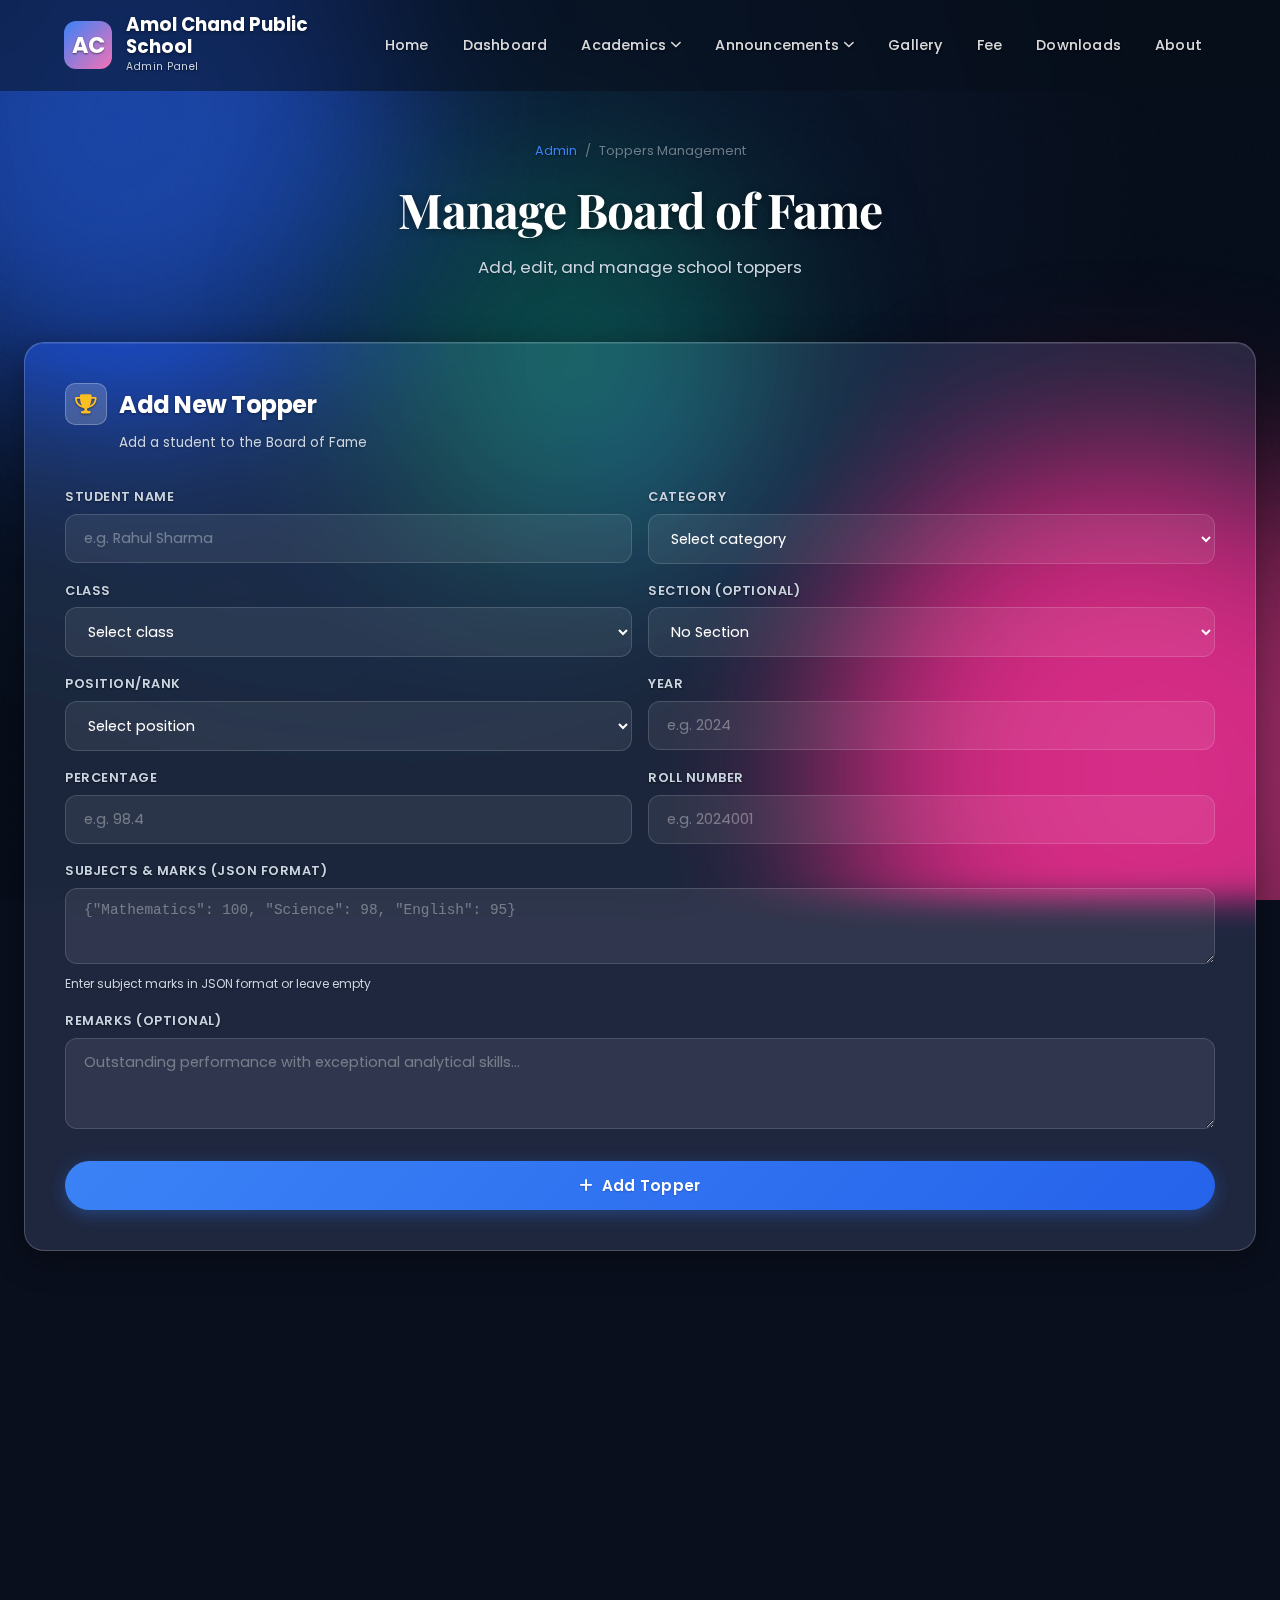
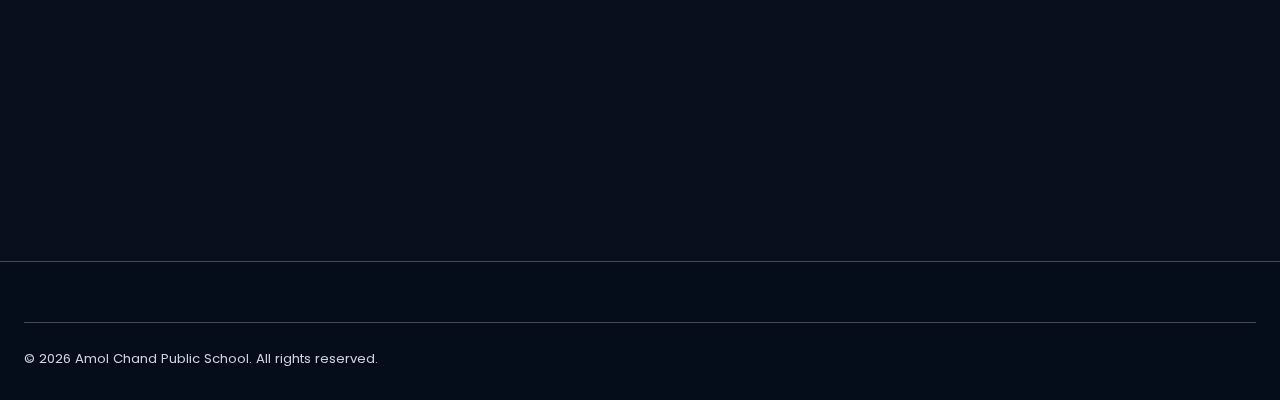
<file: admin-toppers.html>
<!DOCTYPE html>
<html lang="en">
<head>
    <meta charset="UTF-8">
    <meta name="viewport" content="width=device-width, initial-scale=1.0">
    <title>Toppers Admin &mdash; Amol Chand Public School</title>
    <link rel="stylesheet" href="css/styles.css">
    <link rel="stylesheet" href="css/admin.css">
    <link rel="stylesheet" href="https://cdnjs.cloudflare.com/ajax/libs/font-awesome/6.4.0/css/all.min.css">
</head>
<body>

    <div class="cursor-glow"></div>
    <div class="background-wrapper">
        <div class="blob blob-1"></div>
        <div class="blob blob-2"></div>
        <div class="blob blob-3"></div>
    </div>

    <header class="site-header" id="navbar">
        <nav>
            <a href="index.html" class="logo-container">
                <div class="logo-icon">AC</div>
                <div>
                    <div class="school-name">Amol Chand Public School</div>
                    <div class="school-tagline">Admin Panel</div>
                </div>
            </a>
            <ul class="nav-links" id="nav-links">
                <li><a href="index.html">Home</a></li>
                <li><a href="admin.html">Dashboard</a></li>
                <li class="nav-dropdown">
                    <a href="#"><span>Academics</span> <i class="fas fa-chevron-down dropdown-icon"></i></a>
                    <ul class="dropdown-menu">
                        <li><a href="admin-syllabus.html"><i class="fas fa-book"></i> Syllabus</a></li>
                        <li><a href="admin-results.html"><i class="fas fa-chart-line"></i> Results</a></li>
                        <li><a href="admin-toppers.html"><i class="fas fa-trophy"></i> Toppers</a></li>
                        <li><a href="admin-faculty.html"><i class="fas fa-chalkboard-teacher"></i> Faculty</a></li>
                    </ul>
                </li>
                <li class="nav-dropdown">
                    <a href="#"><span>Announcements</span> <i class="fas fa-chevron-down dropdown-icon"></i></a>
                    <ul class="dropdown-menu">
                        <li><a href="admin-events.html"><i class="fas fa-calendar-alt"></i> Events</a></li>
                        <li><a href="admin-notices.html"><i class="fas fa-bullhorn"></i> Notices</a></li>
                    </ul>
                </li>
                <li><a href="admin-gallery.html">Gallery</a></li>
                <li><a href="admin-fee.html">Fee</a></li>
                <li><a href="admin-downloads.html">Downloads</a></li>
                <li><a href="admin-about.html">About</a></li>
            </ul>
            <button class="hamburger" id="hamburger" aria-label="Toggle menu" aria-expanded="false">
                <i class="fas fa-bars"></i>
            </button>
        </nav>
    </header>

    <div class="page-banner">
        <div class="breadcrumb">
            <a href="admin.html">Admin</a><span>/</span><span>Toppers Management</span>
        </div>
        <h1>Manage Board of Fame</h1>
        <p>Add, edit, and manage school toppers</p>
    </div>

    <main class="container" style="padding-top:0;">
        <!-- Add New Topper -->
        <div class="glass glass-card reveal" style="padding:40px; margin-bottom:30px;">
            <div class="section-title" style="margin-bottom:6px;">
                <i class="fas fa-trophy" style="color:#fbbf24;"></i>
                <h2>Add New Topper</h2>
            </div>
            <p style="color:var(--text-muted); font-size:0.85rem; margin-bottom:30px; padding-left:54px;">Add a student to the Board of Fame</p>

            <form class="glass-form" id="topperForm">
                <div class="form-row">
                    <div class="form-group">
                        <label class="form-label">Student Name</label>
                        <input type="text" class="glass-input" id="studentName" placeholder="e.g. Rahul Sharma" required>
                    </div>
                    <div class="form-group">
                        <label class="form-label">Category</label>
                        <select class="glass-input" id="category" required>
                            <option value="" disabled selected>Select category</option>
                            <option value="board">Board Topper (High School/Intermediate)</option>
                            <option value="yearly">Yearly Topper (1st/2nd/3rd in class)</option>
                            <option value="class">Class Topper (Current year)</option>
                        </select>
                    </div>
                </div>

                <div class="form-row">
                    <div class="form-group">
                        <label class="form-label">Class</label>
                        <select class="glass-input" id="studentClass" required>
                            <option value="" disabled selected>Select class</option>
                            <option value="Nursery">Nursery</option>
                            <option value="LKG">LKG</option>
                            <option value="UKG">UKG</option>
                            <option value="I">Class I</option>
                            <option value="II">Class II</option>
                            <option value="III">Class III</option>
                            <option value="IV">Class IV</option>
                            <option value="V">Class V</option>
                            <option value="VI">Class VI</option>
                            <option value="VII">Class VII</option>
                            <option value="VIII">Class VIII</option>
                            <option value="IX">Class IX</option>
                            <option value="X">Class X</option>
                            <option value="XI - Science">Class XI - Science</option>
                            <option value="XI - Commerce">Class XI - Commerce</option>
                            <option value="XI - Arts">Class XI - Arts</option>
                            <option value="XII - Science">Class XII - Science</option>
                            <option value="XII - Commerce">Class XII - Commerce</option>
                            <option value="XII - Arts">Class XII - Arts</option>
                        </select>
                    </div>
                    <div class="form-group">
                        <label class="form-label">Section (Optional)</label>
                        <select class="glass-input" id="section">
                            <option value="">No Section</option>
                            <option value="A">Section A</option>
                            <option value="B">Section B</option>
                            <option value="C">Section C</option>
                            <option value="D">Section D</option>
                        </select>
                    </div>
                </div>

                <div class="form-row">
                    <div class="form-group">
                        <label class="form-label">Position/Rank</label>
                        <select class="glass-input" id="position" required>
                            <option value="" disabled selected>Select position</option>
                            <option value="1st">1st Position</option>
                            <option value="2nd">2nd Position</option>
                            <option value="3rd">3rd Position</option>
                            <option value="School Topper">School Topper</option>
                            <option value="Board Topper">Board Topper</option>
                            <option value="District Topper">District Topper</option>
                            <option value="State Topper">State Topper</option>
                        </select>
                    </div>
                    <div class="form-group">
                        <label class="form-label">Year</label>
                        <input type="number" class="glass-input" id="year" placeholder="e.g. 2024" min="2000" max="2100" required>
                    </div>
                </div>

                <div class="form-row">
                    <div class="form-group">
                        <label class="form-label">Percentage</label>
                        <input type="number" class="glass-input" id="percentage" placeholder="e.g. 98.4" step="0.1" min="0" max="100" required>
                    </div>
                    <div class="form-group">
                        <label class="form-label">Roll Number</label>
                        <input type="text" class="glass-input" id="rollNumber" placeholder="e.g. 2024001">
                    </div>
                </div>

                <div class="form-group">
                    <label class="form-label">Subjects & Marks (JSON format)</label>
                    <textarea class="glass-input" id="subjects" rows="3" placeholder='{"Mathematics": 100, "Science": 98, "English": 95}' style="resize:vertical; font-family: monospace;"></textarea>
                    <small style="color:var(--text-muted); font-size:0.75rem; margin-top:4px; display:block;">Enter subject marks in JSON format or leave empty</small>
                </div>

                <div class="form-group">
                    <label class="form-label">Remarks (Optional)</label>
                    <textarea class="glass-input" id="remarks" rows="3" placeholder="Outstanding performance with exceptional analytical skills..." style="resize:vertical;"></textarea>
                </div>

                <div id="topperMsg" style="display:none;"></div>

                <button type="submit" class="btn" style="width:100%; justify-content:center; margin-top:16px;">
                    <i class="fas fa-plus"></i> Add Topper
                </button>
            </form>
        </div>

        <!-- Manage Existing Toppers -->
        <div class="glass glass-card reveal" style="padding:40px;">
            <div class="section-title" style="margin-bottom:6px;">
                <i class="fas fa-list" style="color:#34d399;"></i>
                <h2>Current Toppers</h2>
            </div>
            <p style="color:var(--text-muted); font-size:0.85rem; margin-bottom:30px; padding-left:54px;">View and manage existing toppers</p>

            <div id="toppersList" style="display:flex; flex-direction:column; gap:16px;">
                <!-- Toppers will be loaded here -->
            </div>
        </div>
    </main>

    <footer class="site-footer">
        <div class="footer-bottom">
            <p>&copy; <span data-current-year>2026</span> Amol Chand Public School. All rights reserved.</p>
        </div>
    </footer>

    <script src="js/api-service.js"></script>
    <script src="js/script.js"></script>
    <script src="js/admin-toppers.js"></script>
    <script src="js/ripple-effect.js"></script>
</body>
</html>
</file>
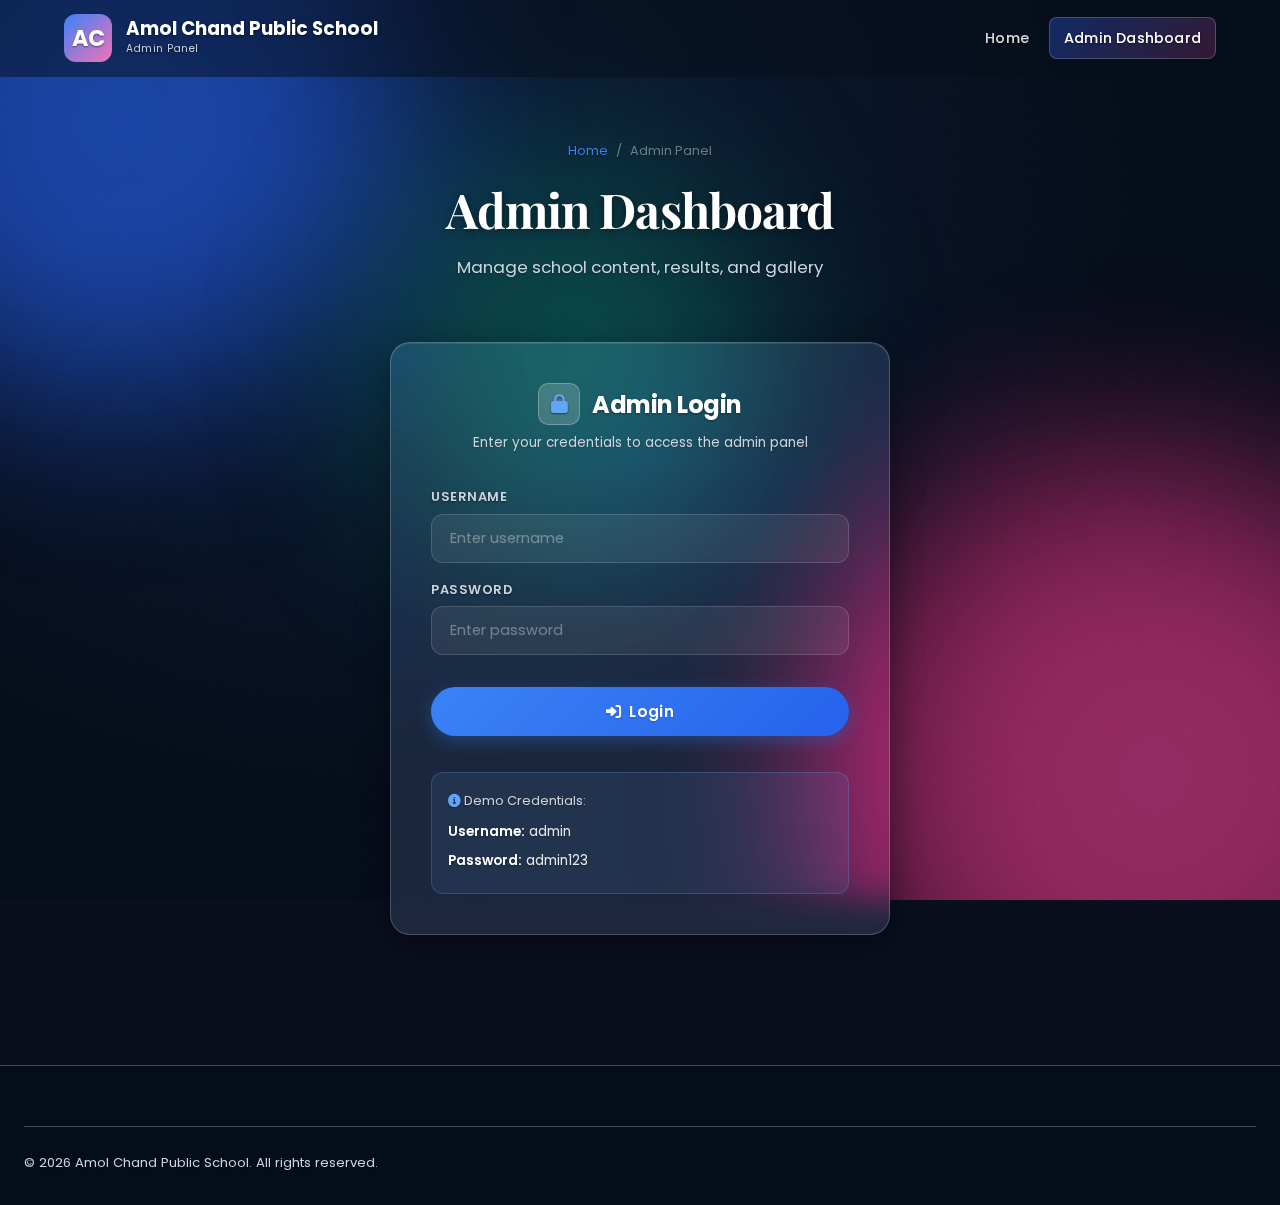
<file: admin.html>
<!DOCTYPE html>
<html lang="en">
<head>
    <meta charset="UTF-8">
    <meta name="viewport" content="width=device-width, initial-scale=1.0">
    <title>Admin Panel &mdash; Amol Chand Public School</title>
    <link rel="stylesheet" href="css/styles.css">
    <link rel="stylesheet" href="css/admin.css">
    <link rel="stylesheet" href="https://cdnjs.cloudflare.com/ajax/libs/font-awesome/6.4.0/css/all.min.css">
</head>
<body>

    <div class="cursor-glow"></div>
    <div class="background-wrapper">
        <div class="blob blob-1"></div>
        <div class="blob blob-2"></div>
        <div class="blob blob-3"></div>
    </div>

    <header class="site-header" id="navbar">
        <nav>
            <a href="index.html" class="logo-container">
                <div class="logo-icon">AC</div>
                <div>
                    <div class="school-name">Amol Chand Public School</div>
                    <div class="school-tagline">Admin Panel</div>
                </div>
            </a>
            <ul class="nav-links" id="nav-links">
                <li><a href="index.html">Home</a></li>
                <li><a href="admin.html">Admin Dashboard</a></li>
            </ul>
            <button class="hamburger" id="hamburger" aria-label="Toggle menu" aria-expanded="false">
                <i class="fas fa-bars"></i>
            </button>
        </nav>
    </header>

    <div class="page-banner">
        <div class="breadcrumb">
            <a href="index.html">Home</a><span>/</span><span>Admin Panel</span>
        </div>
        <h1>Admin Dashboard</h1>
        <p>Manage school content, results, and gallery</p>
    </div>

    <main class="container" style="padding-top:0;">
        <!-- Login Section (if not logged in) -->
        <div id="loginSection" class="glass glass-card reveal" style="max-width:500px; margin:0 auto; padding:40px;">
            <div class="section-title" style="margin-bottom:6px; justify-content:center;">
                <i class="fas fa-lock" style="color:#60a5fa;"></i>
                <h2>Admin Login</h2>
            </div>
            <p style="color:var(--text-muted); font-size:0.85rem; margin-bottom:30px; text-align:center;">Enter your credentials to access the admin panel</p>

            <form class="glass-form" id="adminLoginForm">
                <div class="form-group">
                    <label class="form-label">Username</label>
                    <input type="text" class="glass-input" id="adminUsername" placeholder="Enter username" required>
                </div>

                <div class="form-group">
                    <label class="form-label">Password</label>
                    <input type="password" class="glass-input" id="adminPassword" placeholder="Enter password" required>
                </div>

                <div id="loginMsg" style="display:none;"></div>

                <button type="submit" class="btn" style="width:100%; justify-content:center; margin-top:16px;">
                    <i class="fas fa-sign-in-alt"></i> Login
                </button>

                <div style="margin-top:20px; padding:16px; background:rgba(96,165,250,0.1); border:1px solid rgba(96,165,250,0.25); border-radius:12px;">
                    <p style="font-size:0.8rem; color:rgba(255,255,255,0.8); margin-bottom:8px;"><i class="fas fa-info-circle" style="color:#60a5fa;"></i> Demo Credentials:</p>
                    <p style="font-size:0.85rem; color:rgba(255,255,255,0.9); margin:4px 0;"><strong>Username:</strong> admin</p>
                    <p style="font-size:0.85rem; color:rgba(255,255,255,0.9); margin:4px 0;"><strong>Password:</strong> admin123</p>
                </div>
            </form>
        </div>

        <!-- Dashboard Section (shown after login) -->
        <div id="dashboardSection" style="display:none;">
            <div style="display:flex; justify-content:space-between; align-items:center; margin-bottom:30px;">
                <div>
                    <h2 style="font-size:1.8rem; margin-bottom:8px;">Welcome, <span id="adminNameDisplay">Admin</span>!</h2>
                    <p style="color:var(--text-muted); font-size:0.9rem;">Manage your school website content</p>
                </div>
                <button class="btn btn-outline" id="logoutBtn">
                    <i class="fas fa-sign-out-alt"></i> Logout
                </button>
            </div>

            <div class="admin-dashboard-grid">
                <a href="admin-results.html" class="admin-card glass glass-card">
                    <div class="admin-card-icon" style="background:rgba(16,185,129,0.2); color:#34d399;">
                        <i class="fas fa-file-excel"></i>
                    </div>
                    <h3>Results Management</h3>
                    <p>Upload and manage student results from Excel/CSV files</p>
                    <div class="admin-card-arrow">
                        <i class="fas fa-arrow-right"></i>
                    </div>
                </a>

                <a href="admin-gallery.html" class="admin-card glass glass-card">
                    <div class="admin-card-icon" style="background:rgba(37,99,235,0.2); color:#60a5fa;">
                        <i class="fas fa-images"></i>
                    </div>
                    <h3>Gallery Management</h3>
                    <p>Upload and organize school event photos and images</p>
                    <div class="admin-card-arrow">
                        <i class="fas fa-arrow-right"></i>
                    </div>
                </a>

                <a href="admin-toppers.html" class="admin-card glass glass-card">
                    <div class="admin-card-icon" style="background:rgba(251,191,36,0.2); color:#fbbf24;">
                        <i class="fas fa-trophy"></i>
                    </div>
                    <h3>Board of Fame</h3>
                    <p>Manage school toppers and achievers</p>
                    <div class="admin-card-arrow">
                        <i class="fas fa-arrow-right"></i>
                    </div>
                </a>

                <a href="admin-faculty.html" class="admin-card glass glass-card">
                    <div class="admin-card-icon" style="background:rgba(59,130,246,0.2); color:#60a5fa;">
                        <i class="fas fa-chalkboard-teacher"></i>
                    </div>
                    <h3>Faculty Management</h3>
                    <p>Add and manage faculty members</p>
                    <div class="admin-card-arrow">
                        <i class="fas fa-arrow-right"></i>
                    </div>
                </a>

                <a href="admin-notices.html" class="admin-card glass glass-card">
                    <div class="admin-card-icon" style="background:rgba(236,72,153,0.2); color:#f472b6;">
                        <i class="fas fa-bullhorn"></i>
                    </div>
                    <h3>Notice Board</h3>
                    <p>Manage school announcements and notices</p>
                    <div class="admin-card-arrow">
                        <i class="fas fa-arrow-right"></i>
                    </div>
                </a>

                <a href="admin-events.html" class="admin-card glass glass-card">
                    <div class="admin-card-icon" style="background:rgba(245,158,11,0.2); color:#fbbf24;">
                        <i class="fas fa-calendar-alt"></i>
                    </div>
                    <h3>Events Management</h3>
                    <p>Create and manage school events and calendar</p>
                    <div class="admin-card-arrow">
                        <i class="fas fa-arrow-right"></i>
                    </div>
                </a>

                <a href="admin-downloads.html" class="admin-card glass glass-card">
                    <div class="admin-card-icon" style="background:rgba(139,92,246,0.2); color:#a78bfa;">
                        <i class="fas fa-download"></i>
                    </div>
                    <h3>Downloads Management</h3>
                    <p>Upload and manage downloadable files and PDFs</p>
                    <div class="admin-card-arrow">
                        <i class="fas fa-arrow-right"></i>
                    </div>
                </a>

                <a href="admin-syllabus.html" class="admin-card glass glass-card">
                    <div class="admin-card-icon" style="background:rgba(16,185,129,0.2); color:#34d399;">
                        <i class="fas fa-book-open"></i>
                    </div>
                    <h3>Syllabus Management</h3>
                    <p>Upload and manage class-wise syllabus documents</p>
                    <div class="admin-card-arrow">
                        <i class="fas fa-arrow-right"></i>
                    </div>
                </a>

                <a href="admin-fee.html" class="admin-card glass glass-card">
                    <div class="admin-card-icon" style="background:rgba(20,184,166,0.2); color:#5eead4;">
                        <i class="fas fa-rupee-sign"></i>
                    </div>
                    <h3>Fee Structure</h3>
                    <p>Manage school fee structure and pricing</p>
                    <div class="admin-card-arrow">
                        <i class="fas fa-arrow-right"></i>
                    </div>
                </a>

                <a href="admin-about.html" class="admin-card glass glass-card">
                    <div class="admin-card-icon" style="background:rgba(59,130,246,0.2); color:#93c5fd;">
                        <i class="fas fa-info-circle"></i>
                    </div>
                    <h3>About Section</h3>
                    <p>Edit mission, vision, and principal's message</p>
                    <div class="admin-card-arrow">
                        <i class="fas fa-arrow-right"></i>
                    </div>
                </a>

                <div class="admin-card glass glass-card" style="opacity:0.6; cursor:not-allowed;">
                    <div class="admin-card-icon" style="background:rgba(168,85,247,0.2); color:#c084fc;">
                        <i class="fas fa-cog"></i>
                    </div>
                    <h3>Settings</h3>
                    <p>Configure website settings and preferences</p>
                    <div class="admin-card-badge">Coming Soon</div>
                </div>
            </div>

            <div class="glass glass-card reveal" style="padding:32px; margin-top:30px;">
                <h3 style="font-size:1.2rem; margin-bottom:20px;"><i class="fas fa-chart-line" style="color:var(--accent); margin-right:8px;"></i> Quick Stats</h3>
                <div style="display:grid; grid-template-columns:repeat(auto-fit, minmax(200px, 1fr)); gap:20px;">
                    <div class="stat-box">
                        <div class="stat-icon" style="background:rgba(16,185,129,0.2); color:#34d399;">
                            <i class="fas fa-database"></i>
                        </div>
                        <div class="stat-value" id="statResults">0</div>
                        <div class="stat-label">Total Content Items</div>
                    </div>
                    <div class="stat-box">
                        <div class="stat-icon" style="background:rgba(37,99,235,0.2); color:#60a5fa;">
                            <i class="fas fa-images"></i>
                        </div>
                        <div class="stat-value" id="statGallery">0</div>
                        <div class="stat-label">Gallery Images</div>
                    </div>
                    <div class="stat-box">
                        <div class="stat-icon" style="background:rgba(236,72,153,0.2); color:#f472b6;">
                            <i class="fas fa-users"></i>
                        </div>
                        <div class="stat-value" id="statStudents">0</div>
                        <div class="stat-label">Total Students</div>
                    </div>
                    <div class="stat-box">
                        <div class="stat-icon" style="background:rgba(245,158,11,0.2); color:#fbbf24;">
                            <i class="fas fa-clock"></i>
                        </div>
                        <div class="stat-value" id="statLastUpdate">Never</div>
                        <div class="stat-label">Last Updated</div>
                    </div>
                </div>
            </div>
        </div>
    </main>

    <footer class="site-footer">
        <div class="footer-bottom">
            <p>&copy; <span data-current-year>2026</span> Amol Chand Public School. All rights reserved.</p>
        </div>
    </footer>

    <script src="js/api-service.js"></script>
    <script src="js/script.js"></script>
    <script src="js/admin.js"></script>
    <script src="js/ripple-effect.js"></script>
</body>
</html>
</file>
<file: css/styles.css>
/* =========================================
   IMPORTS & VARIABLES
========================================= */
@import url('https://fonts.googleapis.com/css2?family=Poppins:wght@300;400;500;600;700&family=Playfair+Display:wght@400;700&display=swap');

:root {
    /* Primary Colors - Brighter and more vibrant */
    --primary: #3b82f6;
    --primary-glow: rgba(59, 130, 246, 0.5);
    --secondary: #f472b6;
    --secondary-glow: rgba(244, 114, 182, 0.5);
    --accent: #22c55e;
    --accent-glow: rgba(34, 197, 94, 0.4);
    
    /* Glass Effects - Stronger for better visibility */
    --glass-bg: rgba(255, 255, 255, 0.12);
    --glass-bg-strong: rgba(255, 255, 255, 0.18);
    --glass-border: rgba(255, 255, 255, 0.25);
    --glass-border-hover: rgba(255, 255, 255, 0.5);
    
    /* Text Colors - High Contrast */
    --text-dark: #0f172a;
    --text-light: #ffffff;
    --text-bright: #f1f5f9;
    --text-muted: #cbd5e1;
    --text-dim: #94a3b8;
    
    /* Background */
    --bg-deep: #0a0f1e;
    --bg-darker: #050810;
    
    /* Shadows - More pronounced */
    --shadow-card: 0 8px 32px rgba(0, 0, 0, 0.5);
    --shadow-hover: 0 20px 50px rgba(0, 0, 0, 0.7);
    --shadow-text: 0 2px 4px rgba(0, 0, 0, 0.8);
    
    /* Other */
    --transition: all 0.35s cubic-bezier(0.25, 0.8, 0.25, 1);
    --radius-card: 20px;
    --radius-sm: 12px;
}

/* =========================================
   GLOBAL RESET & PERFORMANCE OPTIMIZATIONS
========================================= */
*, *::before, *::after {
    margin: 0;
    padding: 0;
    box-sizing: border-box;
}

html { 
    scroll-behavior: smooth;
}

body {
    font-family: 'Poppins', sans-serif;
    background-color: var(--bg-deep);
    color: var(--text-bright);
    overflow-x: hidden;
    position: relative;
    line-height: 1.7;
    text-shadow: 0 1px 2px rgba(0, 0, 0, 0.5);
}

a { 
    text-decoration: none; 
    color: inherit;
}

img { 
    max-width: 100%;
    height: auto;
}

/* =========================================
   TYPOGRAPHY - CLEAN & SHARP
========================================= */
h1, h2, h3, h4, h5, h6 {
    color: #ffffff;
    font-weight: 600;
    line-height: 1.3;
    text-shadow: 0 1px 3px rgba(0, 0, 0, 0.4);
    letter-spacing: -0.02em;
}

h1 {
    font-size: 2.5rem;
    font-weight: 700;
}

h2 {
    font-size: 2rem;
}

h3 {
    font-size: 1.5rem;
}

h4 {
    font-size: 1.25rem;
}

p {
    color: #e2e8f0;
    line-height: 1.8;
    text-shadow: 0 1px 2px rgba(0, 0, 0, 0.3);
}

/* Strong text visibility */
strong, b {
    font-weight: 600;
    color: #ffffff;
}

/* Links with better contrast */
a {
    color: #e2e8f0;
    transition: color 0.3s ease;
}

a:hover {
    color: #ffffff;
}

/* Muted text - still readable */
.text-muted {
    color: #cbd5e1 !important;
    text-shadow: 0 1px 2px rgba(0, 0, 0, 0.4);
}

/* =========================================
   ANIMATED LIQUID BACKGROUND (3 Blobs)
========================================= */
.background-wrapper {
    position: fixed;
    top: 0; left: 0;
    width: 100vw; height: 100vh;
    z-index: -1;
    overflow: hidden;
    background: radial-gradient(ellipse at 30% 20%, #0d1f3c 0%, #060d1a 60%);
    transition: background 0.5s ease;
}

/* Noise grain overlay for depth */
.background-wrapper::after {
    content: '';
    position: absolute;
    inset: 0;
    background-image: url("data:image/svg+xml,%3Csvg viewBox='0 0 256 256' xmlns='http://www.w3.org/2000/svg'%3E%3Cfilter id='n'%3E%3CfeTurbulence type='fractalNoise' baseFrequency='0.9' numOctaves='4' stitchTiles='stitch'/%3E%3C/filter%3E%3Crect width='100%25' height='100%25' filter='url(%23n)' opacity='0.035'/%3E%3C/svg%3E");
    pointer-events: none;
    opacity: 0.4;
}

.blob {
    position: absolute;
    filter: blur(90px);
    opacity: 0.65;
    border-radius: 40% 60% 55% 45% / 50% 45% 55% 50%;
    will-change: transform;
    backface-visibility: hidden;
    transform: translateZ(0);
}

.blob-1 {
    width: 550px; height: 550px;
    background: radial-gradient(circle, #2563eb, #1d4ed8);
    top: -150px; left: -150px;
    animation: floatBlob1 18s infinite ease-in-out;
}

.blob-2 {
    width: 650px; height: 650px;
    background: radial-gradient(circle, #ec4899, #be185d);
    bottom: -200px; right: -200px;
    animation: floatBlob2 22s infinite ease-in-out;
}

.blob-3 {
    width: 400px; height: 400px;
    background: radial-gradient(circle, #10b981, #047857);
    top: 40%; left: 45%;
    transform: translate(-50%, -50%);
    animation: floatBlob3 28s infinite ease-in-out;
    opacity: 0.35;
}

@keyframes floatBlob1 {
    0%   { transform: translate3d(0px, 0px, 0) scale(1) rotate(0deg); border-radius: 40% 60% 55% 45% / 50% 45% 55% 50%; }
    25%  { transform: translate3d(80px, 120px, 0) scale(1.15) rotate(15deg); border-radius: 60% 40% 45% 55% / 45% 55% 50% 50%; }
    50%  { transform: translate3d(40px, 250px, 0) scale(0.95) rotate(-10deg); border-radius: 50% 50% 60% 40% / 60% 40% 55% 45%; }
    75%  { transform: translate3d(-60px, 100px, 0) scale(1.1) rotate(20deg); border-radius: 45% 55% 40% 60% / 50% 60% 45% 55%; }
    100% { transform: translate3d(0px, 0px, 0) scale(1) rotate(0deg); border-radius: 40% 60% 55% 45% / 50% 45% 55% 50%; }
}

@keyframes floatBlob2 {
    0%   { transform: translate3d(0px, 0px, 0) scale(1); border-radius: 60% 40% 30% 70% / 50% 40% 60% 50%; }
    33%  { transform: translate3d(-100px, -80px, 0) scale(1.2); border-radius: 40% 60% 70% 30% / 60% 50% 40% 50%; }
    66%  { transform: translate3d(-200px, -50px, 0) scale(0.9); border-radius: 55% 45% 50% 50% / 45% 55% 50% 50%; }
    100% { transform: translate3d(0px, 0px, 0) scale(1); border-radius: 60% 40% 30% 70% / 50% 40% 60% 50%; }
}

@keyframes floatBlob3 {
    0%   { transform: translate3d(-50%, -50%, 0) scale(1); }
    30%  { transform: translate3d(-60%, -60%, 0) scale(1.3); }
    60%  { transform: translate3d(-40%, -45%, 0) scale(0.8); }
    100% { transform: translate3d(-50%, -50%, 0) scale(1); }
}

/* =========================================
   PAGE ENTRY ANIMATIONS
========================================= */
@keyframes pageIn {
    from { opacity: 0; transform: translateY(24px); }
    to   { opacity: 1; transform: translateY(0); }
}
@keyframes slideDown {
    from { opacity: 0; transform: translateY(-20px); }
    to   { opacity: 1; transform: translateY(0); }
}
@keyframes fadeIn {
    from { opacity: 0; }
    to   { opacity: 1; }
}

body { animation: fadeIn 0.5s ease-out; }
main { animation: pageIn 0.7s ease-out 0.1s both; }
.hero-content { animation: pageIn 0.9s ease-out 0.2s both; }

/* =========================================
   GLASSMORPHISM UTILITIES - REFINED
========================================= */
.glass {
    background: rgba(255, 255, 255, 0.08);
    backdrop-filter: blur(16px) saturate(180%);
    -webkit-backdrop-filter: blur(16px) saturate(180%);
    border: 1px solid rgba(255, 255, 255, 0.18);
    box-shadow: 0 8px 32px rgba(0, 0, 0, 0.4), 
                inset 0 1px 0 rgba(255, 255, 255, 0.1);
    border-radius: var(--radius-card);
}

.glass-card {
    transition: all 0.3s cubic-bezier(0.4, 0, 0.2, 1);
    position: relative;
    overflow: hidden;
    background: rgba(255, 255, 255, 0.1);
    backdrop-filter: blur(16px) saturate(180%);
    -webkit-backdrop-filter: blur(16px) saturate(180%);
    border: 1px solid rgba(255, 255, 255, 0.2);
}

.glass-card h1,
.glass-card h2,
.glass-card h3,
.glass-card h4 {
    color: #ffffff;
}

.glass-card p {
    color: #e2e8f0;
}

.glass-card::before {
    content: '';
    position: absolute;
    top: 0; left: -100%;
    width: 60%;
    height: 100%;
    background: linear-gradient(90deg, transparent, rgba(255,255,255,0.08), transparent);
    transition: left 0.5s ease;
    pointer-events: none;
}

.glass-card:hover {
    transform: translateY(-4px) scale(1.01);
    box-shadow: 0 16px 48px rgba(0, 0, 0, 0.6),
                inset 0 1px 0 rgba(255, 255, 255, 0.15);
    border-color: rgba(255, 255, 255, 0.3);
}

.glass-card:hover::before {
    left: 100%;
}

/* =========================================
   HEADER & NAVBAR — CONSISTENT
========================================= */
header.site-header {
    position: fixed;
    top: 0; left: 0;
    width: 100%;
    z-index: 999;
    padding: 14px 5%;
    transition: var(--transition);
    background: rgba(6, 13, 26, 0.5);
    backdrop-filter: blur(18px);
    -webkit-backdrop-filter: blur(18px);
    border-bottom: 1px solid transparent;
}

header.site-header.scrolled {
    padding: 10px 5%;
    background: rgba(6, 13, 26, 0.92);
    border-bottom-color: var(--glass-border);
    box-shadow: 0 4px 24px rgba(0, 0, 0, 0.4);
}

nav {
    display: flex;
    justify-content: space-between;
    align-items: center;
    max-width: 1400px;
    margin: 0 auto;
}

.logo-container {
    display: flex;
    align-items: center;
    gap: 14px;
    text-decoration: none;
}

.logo-container img {
    height: 48px;
    width: 48px;
    object-fit: contain;
    border-radius: 10px;
}

.logo-icon {
    width: 48px; height: 48px;
    background: linear-gradient(135deg, var(--primary), var(--secondary));
    border-radius: 12px;
    display: flex; align-items: center; justify-content: center;
    font-size: 1.4rem;
    font-weight: 700;
    color: white;
    letter-spacing: -1px;
    flex-shrink: 0;
}

.school-name {
    font-size: 1.15rem;
    font-weight: 700;
    color: #ffffff;
    line-height: 1.2;
    text-shadow: 0 1px 3px rgba(0, 0, 0, 0.5);
}

.school-tagline {
    font-size: 0.65rem;
    color: var(--text-muted);
    font-weight: 400;
    letter-spacing: 0.5px;
    -webkit-text-fill-color: var(--text-muted);
}

.nav-links {
    display: flex;
    gap: 6px;
    list-style: none;
    align-items: center;
}

.nav-links li a {
    color: rgba(255,255,255,0.85);
    text-decoration: none;
    font-weight: 500;
    font-size: 0.9rem;
    padding: 8px 14px;
    border-radius: 8px;
    position: relative;
    transition: all 0.25s ease;
    letter-spacing: 0.2px;
    display: inline-flex;
    align-items: center;
}

.nav-links li a:hover,
.nav-links li a.active {
    color: #fff;
    background: rgba(255,255,255,0.1);
}

.nav-links li a.active {
    background: linear-gradient(135deg, rgba(37,99,235,0.35), rgba(236,72,153,0.2));
    border: 1px solid rgba(255,255,255,0.2);
    color: #fff;
}

.hamburger {
    display: none;
    cursor: pointer;
    font-size: 1.6rem;
    color: white;
    background: transparent;
    border: 0;
    padding: 8px;
    border-radius: 8px;
    transition: var(--transition);
}
.hamburger:hover { background: rgba(255,255,255,0.1); }

a:focus-visible,
button:focus-visible,
input:focus-visible,
select:focus-visible,
textarea:focus-visible {
    outline: 2px solid rgba(96, 165, 250, 0.95);
    outline-offset: 3px;
}

/* Mobile nav */
@media (max-width: 968px) {
    .hamburger { display: flex; align-items: center; }

    .nav-links {
        position: fixed;
        top: 70px; left: 0;
        width: 100%;
        background: rgba(6, 13, 26, 0.97);
        backdrop-filter: blur(24px);
        flex-direction: column;
        padding: 0 20px;
        gap: 4px;
        max-height: 0;
        overflow: hidden;
        transition: max-height 0.4s ease-out, padding 0.3s ease;
        border-bottom: 1px solid var(--glass-border);
    }

    .nav-links.active {
        max-height: 600px;
        padding: 16px 20px;
    }

    .nav-links li a { padding: 12px 16px; border-radius: 10px; display: block; }

    .school-name { font-size: 1rem; }
}

/* =========================================
   HERO SECTION
========================================= */
.hero {
    min-height: 100vh;
    min-height: 100svh; /* Better mobile viewport handling */
    display: flex;
    align-items: center;
    justify-content: center;
    text-align: center;
    padding: 110px 20px 60px; /* Increased top padding to fully clear the fixed header */
    box-sizing: border-box;
}

.hero-content {
    padding: 60px 50px;
    max-width: 800px;
    width: 100%;
}

/* Prevent hero card from drifting up toward the fixed header on hover */
.hero .glass-card:hover {
    transform: none;
}

.hero-eyebrow {
    font-size: 0.8rem;
    font-weight: 600;
    letter-spacing: 3px;
    text-transform: uppercase;
    color: var(--secondary);
    margin-bottom: 20px;
    display: block;
}

.hero-content h1 {
    font-family: 'Playfair Display', serif;
    font-size: 3.8rem;
    line-height: 1.3;
    margin-bottom: 20px;
    color: #ffffff;
    text-shadow: 0 2px 8px rgba(0, 0, 0, 0.5);
    word-wrap: break-word;
    overflow-wrap: break-word;
    hyphens: none;
    padding: 0 10px;
}

.hero-content p {
    font-size: 1.15rem;
    color: #cbd5e1;
    margin-bottom: 36px;
    max-width: 520px;
    margin-left: auto;
    margin-right: auto;
    text-shadow: 0 1px 3px rgba(0, 0, 0, 0.4);
}

.hero-btns {
    display: flex;
    gap: 16px;
    justify-content: center;
    flex-wrap: wrap;
}

.hero-stats {
    display: flex;
    gap: 40px;
    justify-content: center;
    margin-top: 50px;
    flex-wrap: wrap;
}

.hero-stat { text-align: center; }
.hero-stat-num {
    font-size: 2rem;
    font-weight: 700;
    color: #60a5fa;
    text-shadow: 0 2px 6px rgba(96, 165, 250, 0.6);
}
.hero-stat-label { font-size: 0.78rem; color: var(--text-muted); letter-spacing: 0.5px; }

/* =========================================
   BUTTONS - ENHANCED WITH RIPPLE
========================================= */
.btn {
    display: inline-flex;
    align-items: center;
    gap: 8px;
    padding: 13px 32px;
    border: none;
    border-radius: 50px;
    background: linear-gradient(135deg, #3b82f6 0%, #2563eb 100%);
    color: #ffffff;
    cursor: pointer;
    font-weight: 600;
    font-size: 0.95rem;
    font-family: 'Poppins', sans-serif;
    transition: all 0.3s cubic-bezier(0.4, 0, 0.2, 1);
    box-shadow: 0 4px 16px rgba(59, 130, 246, 0.4),
                0 2px 8px rgba(0, 0, 0, 0.2);
    letter-spacing: 0.3px;
    text-decoration: none;
    text-shadow: 0 1px 2px rgba(0, 0, 0, 0.2);
    position: relative;
    overflow: hidden;
}

.btn::before {
    content: '';
    position: absolute;
    top: 50%;
    left: 50%;
    width: 0;
    height: 0;
    border-radius: 50%;
    background: rgba(255, 255, 255, 0.3);
    transform: translate(-50%, -50%);
    transition: width 0.6s, height 0.6s;
}

.btn:active::before {
    width: 300px;
    height: 300px;
    transition: width 0s, height 0s;
}

.btn:hover {
    transform: translateY(-2px) scale(1.02);
    box-shadow: 0 8px 24px rgba(59, 130, 246, 0.5),
                0 4px 12px rgba(0, 0, 0, 0.3);
    background: linear-gradient(135deg, #60a5fa 0%, #3b82f6 100%);
}

.btn:active {
    transform: translateY(0) scale(0.98);
}

.btn:disabled {
    opacity: 0.6;
    cursor: not-allowed;
    transform: none;
    box-shadow: 0 2px 8px rgba(148, 163, 184, 0.2);
}

.btn-outline {
    background: rgba(255, 255, 255, 0.05);
    border: 2px solid rgba(255, 255, 255, 0.3);
    box-shadow: 0 2px 8px rgba(0, 0, 0, 0.2);
    backdrop-filter: blur(10px);
}

.btn-outline::before {
    background: rgba(255, 255, 255, 0.2);
}

.btn-outline:hover {
    background: rgba(255, 255, 255, 0.12);
    border-color: rgba(255, 255, 255, 0.5);
    box-shadow: 0 4px 16px rgba(255, 255, 255, 0.15),
                0 2px 8px rgba(0, 0, 0, 0.2);
}

.btn-sm {
    padding: 9px 24px;
    font-size: 0.85rem;
}

/* =========================================
   MAIN LAYOUT
========================================= */
.container {
    max-width: 1300px;
    margin: 0 auto;
    padding: 50px 24px;
}

.dashboard-grid {
    display: grid;
    grid-template-columns: 2fr 1fr;
    gap: 30px;
}

.card-grid {
    display: grid;
    grid-template-columns: repeat(auto-fit, minmax(240px, 1fr));
    gap: 24px;
    margin-top: 20px;
}

#staff-container {
    display: grid;
    grid-template-columns: repeat(3, 1fr);
    gap: 24px;
    margin-top: 20px;
}

@media (max-width: 900px) {
    #staff-container {
        grid-template-columns: 1fr;
    }
}

/* =========================================
   PAGE HEADER BANNER (for inner pages)
========================================= */
.page-banner {
    padding: 140px 24px 60px;
    text-align: center;
}

.page-banner h1 {
    font-family: 'Playfair Display', serif;
    font-size: 3rem;
    color: #ffffff;
    margin-bottom: 12px;
    text-shadow: 0 2px 8px rgba(0, 0, 0, 0.5);
}

.page-banner p {
    color: var(--text-muted);
    font-size: 1.05rem;
}

.breadcrumb {
    font-size: 0.8rem;
    color: var(--text-muted);
    margin-bottom: 16px;
    display: flex;
    align-items: center;
    justify-content: center;
    gap: 8px;
}

.breadcrumb a { color: var(--primary); }
.breadcrumb span { opacity: 0.5; }

/* =========================================
   SECTION TITLES
========================================= */
.section-title {
    display: flex;
    align-items: center;
    gap: 12px;
    margin-bottom: 8px;
}

.section-title h2 {
    font-size: 1.5rem;
    font-weight: 700;
}

.section-title i {
    font-size: 1.2rem;
    width: 42px; height: 42px;
    background: var(--glass-bg-strong);
    border: 1px solid var(--glass-border);
    border-radius: 10px;
    display: flex; align-items: center; justify-content: center;
    flex-shrink: 0;
}

.section-subtitle {
    color: var(--text-muted);
    font-size: 0.88rem;
    margin-bottom: 24px;
    padding-left: 54px;
}

/* =========================================
   NOTICE BOARD
========================================= */
.notice-item {
    background: var(--glass-bg);
    border: 1px solid var(--glass-border);
    border-radius: var(--radius-sm);
    padding: 14px 16px;
    cursor: pointer;
    transition: var(--transition);
    display: flex;
    gap: 14px;
    align-items: flex-start;
}

.notice-item:hover {
    background: var(--glass-bg-strong);
    border-color: rgba(255,255,255,0.3);
    transform: translateX(4px);
}

.notice-date {
    font-size: 0.7rem;
    font-weight: 700;
    color: var(--primary);
    background: rgba(37,99,235,0.15);
    padding: 4px 8px;
    border-radius: 6px;
    white-space: nowrap;
    text-transform: uppercase;
    letter-spacing: 0.5px;
    flex-shrink: 0;
}

.notice-text { font-size: 0.88rem; font-weight: 500; line-height: 1.5; }
.badge-new {
    font-size: 0.65rem;
    font-weight: 700;
    color: var(--secondary);
    background: rgba(236,72,153,0.15);
    padding: 2px 8px;
    border-radius: 20px;
    letter-spacing: 0.5px;
    text-transform: uppercase;
    margin-left: 8px;
    vertical-align: middle;
}

/* =========================================
   GLASS FORM INPUTS
========================================= */
.glass-form {
    display: flex;
    flex-direction: column;
    gap: 16px;
}

.glass-input {
    background: rgba(255,255,255,0.07);
    border: 1.5px solid rgba(255,255,255,0.15);
    padding: 13px 18px;
    border-radius: var(--radius-sm);
    color: white;
    outline: none;
    font-family: 'Poppins', sans-serif;
    font-size: 0.9rem;
    transition: all 0.25s ease;
    width: 100%;
}

.glass-input:focus {
    border-color: var(--primary);
    background: rgba(37,99,235,0.08);
    box-shadow: 0 0 0 3px rgba(37,99,235,0.15);
}

.glass-input::placeholder { color: rgba(255,255,255,0.35); }

select.glass-input option {
    background: #1e293b;
    color: white;
}

.form-group {
    display: flex;
    flex-direction: column;
    gap: 6px;
}

.form-label {
    font-size: 0.8rem;
    font-weight: 600;
    color: var(--text-muted);
    letter-spacing: 0.5px;
    text-transform: uppercase;
}

.form-row {
    display: grid;
    grid-template-columns: 1fr 1fr;
    gap: 16px;
}

/* =========================================
   RESOURCES PAGE — TABS
========================================= */
.resources-tabs {
    display: flex;
    gap: 8px;
    margin-bottom: 30px;
    flex-wrap: wrap;
}

.tab-btn {
    padding: 11px 24px;
    border: 2px solid rgba(255, 255, 255, 0.2);
    border-radius: 50px;
    background: rgba(255, 255, 255, 0.05);
    color: #e2e8f0;
    cursor: pointer;
    font-family: 'Poppins', sans-serif;
    font-size: 0.88rem;
    font-weight: 600;
    transition: all 0.3s cubic-bezier(0.4, 0, 0.2, 1);
    position: relative;
    overflow: hidden;
}

.tab-btn::before {
    content: '';
    position: absolute;
    top: 50%;
    left: 50%;
    width: 0;
    height: 0;
    border-radius: 50%;
    background: rgba(255, 255, 255, 0.2);
    transform: translate(-50%, -50%);
    transition: width 0.6s, height 0.6s;
}

.tab-btn:active::before {
    width: 300px;
    height: 300px;
    transition: width 0s, height 0s;
}

.tab-btn:hover { 
    border-color: rgba(255, 255, 255, 0.4); 
    background: rgba(255, 255, 255, 0.1);
    color: #ffffff;
    transform: translateY(-1px);
}

.tab-btn.active {
    background: linear-gradient(135deg, #3b82f6 0%, #2563eb 100%);
    border-color: transparent;
    color: #ffffff;
    box-shadow: 0 4px 16px rgba(59, 130, 246, 0.4);
    transform: translateY(-1px);
}

.tab-panel { display: none; }
.tab-panel.active { display: block; animation: pageIn 0.4s ease-out; }

.resource-card {
    display: flex;
    align-items: center;
    gap: 20px;
    padding: 20px 24px;
    margin-bottom: 14px;
    cursor: pointer;
}

.event-grid {
    display: grid;
    grid-template-columns: repeat(auto-fit, minmax(240px, 1fr));
    gap: 22px;
}

.event-card {
    padding: 24px;
}

.event-card h3 {
    margin-bottom: 12px;
    font-size: 1.05rem;
}

.event-card p {
    color: rgba(255,255,255,0.72);
    font-size: 0.9rem;
}

.event-badge {
    display: inline-flex;
    padding: 6px 12px;
    border-radius: 999px;
    font-size: 0.75rem;
    font-weight: 700;
    margin-bottom: 16px;
}

.event-meta {
    display: inline-flex;
    align-items: center;
    gap: 8px;
    margin-top: 16px;
    color: var(--text-muted);
    font-size: 0.82rem;
}

.resource-icon {
    width: 52px; height: 52px;
    border-radius: 14px;
    display: flex; align-items: center; justify-content: center;
    font-size: 1.4rem;
    flex-shrink: 0;
}

.resource-icon.blue  { background: rgba(37,99,235,0.2);  color: #60a5fa; }
.resource-icon.pink  { background: rgba(236,72,153,0.2); color: #f472b6; }
.resource-icon.green { background: rgba(16,185,129,0.2); color: #34d399; }
.resource-icon.amber { background: rgba(245,158,11,0.2); color: #fbbf24; }

/* =========================================
   FEE TABLE
========================================= */
.fee-table {
    width: 100%;
    border-collapse: collapse;
    color: white;
}

.fee-table thead tr {
    background: rgba(37,99,235,0.2);
}

.fee-table th {
    padding: 16px 20px;
    text-align: left;
    font-size: 0.82rem;
    font-weight: 600;
    letter-spacing: 0.5px;
    text-transform: uppercase;
    color: #a5b4fc;
}

.fee-table td {
    padding: 15px 20px;
    font-size: 0.9rem;
    border-bottom: 1px solid var(--glass-border);
}

.fee-table tbody tr {
    transition: background 0.2s;
}

.fee-table tbody tr:hover { background: rgba(255,255,255,0.05); }
.fee-table tbody tr:last-child td { border-bottom: none; }

/* =========================================
   CONTACT PAGE
========================================= */
.contact-grid {
    display: grid;
    grid-template-columns: 1.2fr 1fr;
    gap: 30px;
    align-items: start;
}

.contact-info-card {
    display: flex;
    align-items: flex-start;
    gap: 16px;
    padding: 20px;
    margin-bottom: 16px;
    border-radius: var(--radius-sm);
    background: var(--glass-bg);
    border: 1px solid var(--glass-border);
    transition: var(--transition);
}

.contact-info-card:hover { background: var(--glass-bg-strong); transform: translateX(5px); }

.contact-icon {
    width: 46px; height: 46px;
    border-radius: 12px;
    display: flex; align-items: center; justify-content: center;
    font-size: 1.1rem;
    flex-shrink: 0;
}

.contact-icon.blue  { background: rgba(37,99,235,0.2);  color: #60a5fa; border: 1px solid rgba(37,99,235,0.3); }
.contact-icon.pink  { background: rgba(236,72,153,0.2); color: #f472b6; border: 1px solid rgba(236,72,153,0.3); }
.contact-icon.green { background: rgba(16,185,129,0.2); color: #34d399; border: 1px solid rgba(16,185,129,0.3); }
.contact-icon.amber { background: rgba(245,158,11,0.2); color: #fbbf24; border: 1px solid rgba(245,158,11,0.3); }

.contact-info-label {
    font-size: 0.72rem;
    font-weight: 600;
    color: var(--text-muted);
    text-transform: uppercase;
    letter-spacing: 0.8px;
    margin-bottom: 4px;
}

.contact-info-value { font-size: 0.92rem; font-weight: 500; }
.contact-info-value a { color: #a5b4fc; }
.contact-info-value a:hover { text-decoration: underline; }

.map-wrapper {
    border-radius: var(--radius-card);
    overflow: hidden;
    border: 1px solid var(--glass-border);
    height: 280px;
}

.map-wrapper iframe { width: 100%; height: 100%; border: 0; display: block; }

.social-links {
    display: flex;
    gap: 12px;
    margin-top: 24px;
    flex-wrap: wrap;
}

.social-btn {
    width: 44px; height: 44px;
    border-radius: 12px;
    background: var(--glass-bg);
    border: 1px solid var(--glass-border);
    display: flex; align-items: center; justify-content: center;
    font-size: 1.1rem;
    color: white;
    transition: var(--transition);
    cursor: pointer;
}

.social-btn:hover { background: var(--glass-bg-strong); transform: translateY(-3px); border-color: rgba(255,255,255,0.35); }



/* =========================================
   ABOUT PAGE
========================================= */
.stat-chip {
    display: inline-flex;
    align-items: center;
    gap: 10px;
    padding: 14px 20px;
    border-radius: 14px;
    background: var(--glass-bg);
    border: 1px solid var(--glass-border);
}

.stat-chip-num {
    font-size: 1.8rem;
    font-weight: 700;
    color: #60a5fa;
    text-shadow: 0 2px 6px rgba(96, 165, 250, 0.6);
}

/* =========================================
   ACTIVITY CARDS
========================================= */
.activity-card {
    padding: 30px 24px;
    text-align: center;
    border-radius: var(--radius-card);
}

.activity-icon {
    width: 72px; height: 72px;
    border-radius: 20px;
    display: flex; align-items: center; justify-content: center;
    font-size: 1.8rem;
    margin: 0 auto 20px;
}

/* =========================================
   FOOTER
========================================= */
footer.site-footer {
    background: rgba(6, 13, 26, 0.85);
    backdrop-filter: blur(20px);
    border-top: 1px solid var(--glass-border);
    padding: 60px 24px 30px;
    margin-top: 80px;
}

.footer-grid {
    display: grid;
    grid-template-columns: 2fr 1fr 1fr 1fr;
    gap: 40px;
    max-width: 1300px;
    margin: 0 auto 50px;
}

.footer-brand p {
    color: var(--text-muted);
    font-size: 0.88rem;
    margin-top: 16px;
    line-height: 1.8;
    max-width: 280px;
}

.footer-col h4 {
    font-size: 0.82rem;
    font-weight: 700;
    letter-spacing: 1px;
    text-transform: uppercase;
    color: var(--text-muted);
    margin-bottom: 20px;
}

.footer-col ul {
    list-style: none;
    display: flex;
    flex-direction: column;
    gap: 10px;
}

.footer-col ul li a {
    color: rgba(255,255,255,0.65);
    font-size: 0.88rem;
    transition: color 0.2s ease;
}

.footer-col ul li a:hover { color: #fff; }

.footer-bottom {
    max-width: 1300px;
    margin: 0 auto;
    padding-top: 24px;
    border-top: 1px solid var(--glass-border);
    display: flex;
    justify-content: space-between;
    align-items: center;
    flex-wrap: wrap;
    gap: 12px;
}

.footer-bottom p { font-size: 0.82rem; color: var(--text-muted); }

/* =========================================
   SCROLL REVEAL UTILITY
========================================= */
.reveal {
    opacity: 1;
    transform: translateY(0);
    transition: none;
}

.js-enabled .reveal {
    opacity: 0;
    transform: translateY(15px);
    transition: opacity 0.4s cubic-bezier(0.4, 0, 0.2, 1), 
                transform 0.4s cubic-bezier(0.4, 0, 0.2, 1);
    will-change: opacity, transform;
}

/* Stagger siblings slightly for a natural cascade effect */
.js-enabled .reveal:nth-child(2) { transition-delay: 0.05s; }
.js-enabled .reveal:nth-child(3) { transition-delay: 0.1s; }
.js-enabled .reveal:nth-child(4) { transition-delay: 0.15s; }

.js-enabled .reveal.visible {
    opacity: 1;
    transform: translateY(0);
    will-change: auto;
}

/* Fallback: if JS hasn't fired within 800ms, force elements visible
   (handles cases where IntersectionObserver fires late on initial viewport) */
@keyframes revealFallback {
    to { opacity: 1; transform: translateY(0); }
}
.js-enabled .reveal {
    animation: revealFallback 0.01s 1s forwards;
}

/* =========================================
   RESULT PORTAL
========================================= */
.result-box {
    border-radius: var(--radius-card);
    padding: 30px;
    margin-top: 30px;
    display: none;
    animation: pageIn 0.4s ease-out;
    min-height: 220px;
}

.result-box.is-loading {
    display: block;
}

.result-heading {
    color: #60a5fa;
    font-family: 'Playfair Display', serif;
    font-size: 1.6rem;
    margin-bottom: 4px;
}

.result-subtitle {
    color: var(--text-muted);
    font-size: 0.85rem;
}

.result-divider {
    border-color: var(--glass-border);
    margin-bottom: 20px;
}

.result-card {
    background: linear-gradient(180deg, rgba(255,255,255,0.08), rgba(255,255,255,0.04));
    border: 1px solid rgba(255,255,255,0.16);
    border-radius: 18px;
    padding: 24px;
    box-shadow: inset 0 1px 0 rgba(255,255,255,0.06);
}

.result-card-head {
    display: flex;
    align-items: flex-start;
    justify-content: space-between;
    gap: 20px;
}

.result-kicker {
    color: #93c5fd;
    font-size: 0.72rem;
    text-transform: uppercase;
    letter-spacing: 1px;
    margin-bottom: 6px;
    font-weight: 700;
}

.result-badge {
    background: rgba(16,185,129,0.16);
    color: #6ee7b7;
    border: 1px solid rgba(16,185,129,0.25);
    border-radius: 999px;
    padding: 10px 16px;
    font-size: 0.8rem;
    font-weight: 700;
    letter-spacing: 0.4px;
    white-space: nowrap;
}

.result-summary {
    display: grid;
    grid-template-columns: repeat(3, minmax(0, 1fr));
    gap: 16px;
    margin-bottom: 24px;
    background: rgba(255,255,255,0.05);
    padding: 16px;
    border-radius: 12px;
}

.result-label {
    font-size: 0.72rem;
    color: var(--text-muted);
    text-transform: uppercase;
    letter-spacing: 0.5px;
}

.result-value {
    font-weight: 600;
    margin-top: 4px;
}

.result-meta-note {
    margin-top: 18px;
    color: var(--text-muted);
    font-size: 0.82rem;
}

.result-actions {
    text-align: center;
    margin-top: 24px;
    display: flex;
    gap: 12px;
    justify-content: center;
    flex-wrap: wrap;
}

.form-status {
    display: flex;
    align-items: center;
    gap: 10px;
    padding: 12px 16px;
    border-radius: 10px;
    font-size: 0.9rem;
    font-weight: 500;
}

.form-status.success {
    background: rgba(16,185,129,0.15);
    border: 1px solid rgba(16,185,129,0.3);
    color: #34d399;
}

.topper-card {
    padding: 24px;
    text-align: center;
}

.topper-avatar {
    width: 68px;
    height: 68px;
    border-radius: 50%;
    background: linear-gradient(135deg, var(--primary), var(--secondary));
    display: flex;
    align-items: center;
    justify-content: center;
    margin: 0 auto 14px;
    font-size: 1.4rem;
    font-weight: 700;
    color: white;
}

.topper-score {
    margin-top: 12px;
    font-size: 1.4rem;
    font-weight: 700;
    color: #fbbf24;
    text-shadow: 0 2px 6px rgba(251, 191, 36, 0.6);
}

.staff-icon {
    width: 50px;
    height: 50px;
    border-radius: 14px;
    background: var(--glass-bg-strong);
    border: 1px solid var(--glass-border);
    display: flex;
    align-items: center;
    justify-content: center;
    font-size: 1.2rem;
    flex-shrink: 0;
    color: #cbd5e1;
}

.result-table {
    width: 100%;
    border-collapse: collapse;
    margin-top: 20px;
}

.result-table th, .result-table td {
    padding: 12px 16px;
    text-align: left;
}

.result-table thead tr { background: rgba(255,255,255,0.1); }
.result-table tbody tr { border-bottom: 1px solid var(--glass-border); }
.result-table tbody tr:last-child { border-bottom: none; font-weight: 700; border-top: 2px solid rgba(255,255,255,0.2); }

.grade-good { color: #34d399; }
.grade-great { color: #60a5fa; }
.result-status-text { color: #fbbf24; }

.result-loading {
    display: flex;
    align-items: center;
    gap: 18px;
    margin-bottom: 28px;
}

.result-spinner {
    width: 48px;
    height: 48px;
    border-radius: 50%;
    border: 4px solid rgba(96, 165, 250, 0.18);
    border-top-color: #60a5fa;
    animation: spin 0.8s linear infinite;
    flex-shrink: 0;
}

.result-loading-title {
    font-size: 1.1rem;
    margin-bottom: 4px;
}

.result-loading-text {
    color: var(--text-muted);
    font-size: 0.88rem;
}

.result-skeleton-grid {
    display: grid;
    grid-template-columns: repeat(2, minmax(0, 1fr));
    gap: 12px;
}

.result-skeleton {
    display: block;
    height: 16px;
    border-radius: 999px;
    background: linear-gradient(90deg, rgba(255,255,255,0.08), rgba(255,255,255,0.18), rgba(255,255,255,0.08));
    background-size: 220% 100%;
    animation: shimmer 1.2s linear infinite;
}

.result-skeleton.short { width: 44%; }
.result-skeleton.medium { width: 68%; }
.result-skeleton.long { width: 100%; }

@keyframes spin {
    to { transform: rotate(360deg); }
}

@keyframes shimmer {
    0% { background-position: 200% 0; }
    100% { background-position: -200% 0; }
}

/* =========================================
   RESPONSIVE
========================================= */
@media (max-width: 1100px) {
    .footer-grid { grid-template-columns: 1fr 1fr; }
}

@media (max-width: 900px) {
    .dashboard-grid { grid-template-columns: 1fr; }
    .contact-grid   { grid-template-columns: 1fr; }
    .form-row       { grid-template-columns: 1fr; }
    .hero-content h1 { font-size: 2.6rem; }
    .page-banner h1  { font-size: 2.2rem; }
    .result-summary { grid-template-columns: 1fr; }
    .result-card-head { flex-direction: column; }
}

@media (max-width: 600px) {
    .footer-grid { grid-template-columns: 1fr; gap: 30px; }
    .hero-content { padding: 32px 20px; }
    .hero-content h1 { font-size: 2rem; }
    .hero-stats { gap: 20px; }
    .container { padding: 30px 16px; }
    .hero { min-height: 100svh; padding: 100px 16px 40px; }
    .section-subtitle { padding-left: 0; }
    .section-title { align-items: flex-start; }
    .result-table th, .result-table td { padding: 10px 8px; font-size: 0.8rem; }
    .result-box { padding: 18px; }
    .result-card { padding: 18px; }
    .result-skeleton-grid { grid-template-columns: 1fr; }
}

/* =========================================
   CURSOR GLOW
========================================= */
.cursor-glow {
    position: fixed;
    width: 400px; height: 400px;
    background: radial-gradient(circle, rgba(37,99,235,0.08) 0%, transparent 70%);
    pointer-events: none;
    border-radius: 50%;
    transform: translate3d(50vw, 50vh, 0);
    z-index: 0;
    margin-left: -200px;
    margin-top: -200px;
    will-change: transform;
}

.form-status.error {
    background: rgba(239,68,68,0.15);
    border: 1px solid rgba(239,68,68,0.3);
    color: #fca5a5;
}

.btn-icon-delete {
    width: 32px;
    height: 32px;
    border-radius: 8px;
    background: rgba(239,68,68,0.15);
    border: 1px solid rgba(239,68,68,0.25);
    color: #fca5a5;
    cursor: pointer;
    display: flex;
    align-items: center;
    justify-content: center;
    font-size: 0.85rem;
    transition: var(--transition);
}

.btn-icon-delete:hover {
    background: rgba(239,68,68,0.25);
    transform: scale(1.1);
}





/* =========================================
   MODAL (Shared across pages)
========================================= */
.modal {
    position: fixed;
    top: 0;
    left: 0;
    width: 100%;
    height: 100%;
    z-index: 9999;
    display: none;
    align-items: center;
    justify-content: center;
    padding: 20px;
}

.modal.active {
    display: flex;
}

.modal-overlay {
    position: absolute;
    top: 0;
    left: 0;
    width: 100%;
    height: 100%;
    background: rgba(0, 0, 0, 0.85);
    backdrop-filter: blur(8px);
    animation: fadeIn 0.3s ease-out;
}

.modal-content {
    position: relative;
    max-width: 900px;
    width: 100%;
    max-height: 90vh;
    overflow-y: auto;
    padding: 40px;
    z-index: 1;
    animation: pageIn 0.4s ease-out;
}

.modal-close {
    position: absolute;
    top: 20px;
    right: 20px;
    width: 40px;
    height: 40px;
    border-radius: 50%;
    background: rgba(255,255,255,0.1);
    border: 1px solid var(--glass-border);
    color: white;
    cursor: pointer;
    display: flex;
    align-items: center;
    justify-content: center;
    font-size: 1.2rem;
    transition: var(--transition);
    z-index: 2;
}

.modal-close:hover {
    background: rgba(255,255,255,0.2);
    transform: rotate(90deg);
}

@media (max-width: 768px) {
    .modal-content {
        padding: 24px;
    }
}

@media (prefers-reduced-motion: reduce) {
    html { scroll-behavior: auto; }
    *, *::before, *::after {
        animation-duration: 0.01ms !important;
        animation-iteration-count: 1 !important;
        transition-duration: 0.01ms !important;
    }
}

/* =========================================
   IMAGE VIEWER MODAL
========================================= */
.image-viewer-modal {
    position: fixed;
    top: 0;
    left: 0;
    width: 100%;
    height: 100%;
    z-index: 10000;
    display: none;
    align-items: center;
    justify-content: center;
    padding: 20px;
    background: rgba(0, 0, 0, 0.95);
    backdrop-filter: blur(10px);
    animation: fadeIn 0.3s ease-out;
}

.image-viewer-modal.active {
    display: flex;
}

.image-viewer-content {
    position: relative;
    max-width: 95vw;
    max-height: 95vh;
    display: flex;
    align-items: center;
    justify-content: center;
}

.image-viewer-content img {
    max-width: 100%;
    max-height: 95vh;
    object-fit: contain;
    border-radius: 8px;
    box-shadow: 0 20px 60px rgba(0, 0, 0, 0.8);
    animation: pageIn 0.4s ease-out;
}

.image-viewer-close {
    position: fixed;
    top: 30px;
    right: 30px;
    width: 50px;
    height: 50px;
    border-radius: 50%;
    background: rgba(255, 255, 255, 0.15);
    border: 2px solid rgba(255, 255, 255, 0.3);
    color: white;
    cursor: pointer;
    display: flex;
    align-items: center;
    justify-content: center;
    font-size: 1.5rem;
    transition: var(--transition);
    z-index: 10001;
}

.image-viewer-close:hover {
    background: rgba(255, 255, 255, 0.25);
    transform: rotate(90deg) scale(1.1);
    border-color: rgba(255, 255, 255, 0.5);
}

.image-viewer-caption {
    position: fixed;
    bottom: 30px;
    left: 50%;
    transform: translateX(-50%);
    background: rgba(0, 0, 0, 0.8);
    backdrop-filter: blur(10px);
    padding: 16px 32px;
    border-radius: 50px;
    color: white;
    font-size: 0.95rem;
    max-width: 80%;
    text-align: center;
    border: 1px solid rgba(255, 255, 255, 0.2);
}

@media (max-width: 768px) {
    .image-viewer-close {
        top: 20px;
        right: 20px;
        width: 44px;
        height: 44px;
        font-size: 1.3rem;
    }

    .image-viewer-caption {
        bottom: 20px;
        padding: 12px 24px;
        font-size: 0.85rem;
        max-width: 90%;
    }
}


/* =========================================
   DROPDOWN NAVIGATION
========================================= */
.nav-links li {
    position: relative;
}

.nav-dropdown {
    position: relative;
}

.nav-dropdown > a {
    display: inline-flex;
    align-items: center;
    gap: 4px;
}

.dropdown-icon {
    font-size: 0.7rem;
    transition: transform 0.3s ease;
}

.nav-dropdown:hover .dropdown-icon {
    transform: rotate(180deg);
}

.dropdown-menu {
    position: absolute;
    top: 100%;
    left: 0;
    min-width: 200px;
    background: rgba(6, 13, 26, 0.97);
    backdrop-filter: blur(24px);
    border: 1px solid var(--glass-border);
    border-radius: 12px;
    padding: 8px;
    margin-top: 8px;
    opacity: 0;
    visibility: hidden;
    transform: translateY(-10px);
    transition: all 0.3s ease;
    box-shadow: 0 8px 32px rgba(0, 0, 0, 0.5);
    z-index: 1001;
}

.nav-dropdown:hover .dropdown-menu {
    opacity: 1;
    visibility: visible;
    transform: translateY(0);
}

.dropdown-menu li {
    list-style: none;
}

.dropdown-menu li a {
    display: block;
    padding: 10px 14px;
    border-radius: 8px;
    color: rgba(255,255,255,0.85);
    font-size: 0.88rem;
    transition: all 0.2s ease;
}

.dropdown-menu li a:hover {
    background: rgba(255,255,255,0.1);
    color: #fff;
    transform: translateX(4px);
}

.dropdown-menu li a i {
    margin-right: 8px;
    width: 16px;
    text-align: center;
    font-size: 0.85rem;
}

@media (max-width: 968px) {
    .dropdown-menu {
        position: static;
        opacity: 1;
        visibility: visible;
        transform: none;
        margin-top: 4px;
        margin-left: 16px;
        background: rgba(255,255,255,0.05);
        max-height: 0;
        overflow: hidden;
        transition: max-height 0.3s ease, padding 0.3s ease;
        padding: 0 8px;
    }

    .nav-dropdown.active .dropdown-menu {
        max-height: 300px;
        padding: 8px;
    }

    .nav-dropdown > a {
        justify-content: space-between;
        width: 100%;
    }
}



/* =========================================
   FIXED LAYOUT FOR HOMEPAGE
========================================= */
.right-sidebar {
    display: flex;
    flex-direction: column;
    gap: 26px;
}

.right-sidebar > .glass-card {
    flex: 1;
    min-height: 0;
}

.notice-list {
    max-height: 380px;
    overflow-y: auto;
    padding-right: 6px;
    display: flex;
    flex-direction: column;
    gap: 10px;
}

#events-container {
    max-height: 380px;
    overflow-y: auto;
    padding-right: 6px;
}

#events-container::-webkit-scrollbar,
.notice-list::-webkit-scrollbar { 
    width: 4px; 
}

#events-container::-webkit-scrollbar-track,
.notice-list::-webkit-scrollbar-track { 
    background: transparent; 
}

#events-container::-webkit-scrollbar-thumb,
.notice-list::-webkit-scrollbar-thumb { 
    background: var(--primary); 
    border-radius: 10px; 
}

.left-content {
    min-height: 600px;
}

@media (max-width: 900px) {
    .right-sidebar {
        position: static;
        max-height: none;
    }
    
    .notice-list,
    #events-container {
        max-height: 500px;
    }
}

/* =========================================
   FACULTY CARD (Shared - used on homepage)
========================================= */
.faculty-card {
    padding: 24px;
    text-align: center;
    cursor: pointer;
    transition: var(--transition);
}

.faculty-card:hover {
    transform: translateY(-6px);
}

.faculty-avatar {
    width: 70px;
    height: 70px;
    border-radius: 50%;
    background: linear-gradient(135deg, var(--primary), var(--secondary));
    display: flex;
    align-items: center;
    justify-content: center;
    margin: 0 auto 16px;
    font-size: 1.6rem;
    color: white;
    flex-shrink: 0;
}
</file>
<file: css/admin.css>
/* =========================================
   ADMIN DASHBOARD SPECIFIC STYLES
========================================= */

.admin-dashboard-grid {
    display: grid;
    grid-template-columns: repeat(auto-fit, minmax(300px, 1fr));
    gap: 24px;
    margin-bottom: 30px;
}

.admin-card {
    padding: 32px 28px;
    text-decoration: none;
    color: inherit;
    display: flex;
    flex-direction: column;
    position: relative;
    transition: all 0.3s cubic-bezier(0.4, 0, 0.2, 1);
}

.admin-card:not([style*="cursor:not-allowed"]) {
    cursor: pointer;
}

.admin-card:not([style*="opacity"]):hover {
    transform: translateY(-4px) scale(1.01);
    box-shadow: 0 16px 48px rgba(0, 0, 0, 0.6);
}

.admin-card-icon {
    width: 64px;
    height: 64px;
    border-radius: 16px;
    display: flex;
    align-items: center;
    justify-content: center;
    font-size: 1.8rem;
    margin-bottom: 20px;
}

.admin-card h3 {
    font-size: 1.2rem;
    margin-bottom: 10px;
    color: #ffffff;
    text-shadow: 0 2px 4px rgba(0, 0, 0, 0.6);
    font-weight: 600;
}

.admin-card p {
    font-size: 0.88rem;
    color: #e2e8f0;
    line-height: 1.6;
    flex: 1;
    text-shadow: 0 1px 2px rgba(0, 0, 0, 0.5);
}

.admin-card-arrow {
    margin-top: 16px;
    color: var(--primary);
    font-size: 1.2rem;
    opacity: 0;
    transform: translateX(-10px);
    transition: var(--transition);
}

.admin-card:not([style*="opacity"]):hover .admin-card-arrow {
    opacity: 1;
    transform: translateX(0);
}

.admin-card-badge {
    position: absolute;
    top: 20px;
    right: 20px;
    background: rgba(245,158,11,0.2);
    color: #fbbf24;
    padding: 6px 12px;
    border-radius: 20px;
    font-size: 0.7rem;
    font-weight: 700;
    text-transform: uppercase;
    letter-spacing: 0.5px;
}

.stat-box {
    background: rgba(255, 255, 255, 0.08);
    border: 1px solid rgba(255, 255, 255, 0.18);
    border-radius: var(--radius-sm);
    padding: 20px;
    text-align: center;
    transition: all 0.3s cubic-bezier(0.4, 0, 0.2, 1);
    backdrop-filter: blur(16px);
}

.stat-box:hover {
    background: rgba(255, 255, 255, 0.12);
    transform: translateY(-3px);
    box-shadow: 0 8px 24px rgba(0, 0, 0, 0.4);
}

.stat-icon {
    width: 56px;
    height: 56px;
    border-radius: 14px;
    display: flex;
    align-items: center;
    justify-content: center;
    font-size: 1.5rem;
    margin: 0 auto 14px;
}

.stat-value {
    font-size: 2rem;
    font-weight: 700;
    color: #ffffff;
    margin-bottom: 6px;
    text-shadow: 0 2px 6px rgba(0, 0, 0, 0.7);
}

.stat-label {
    font-size: 0.8rem;
    color: #e2e8f0;
    text-transform: uppercase;
    letter-spacing: 0.5px;
    text-shadow: 0 1px 2px rgba(0, 0, 0, 0.5);
}

/* Admin Gallery */
.file-upload-area {
    border: 2px dashed var(--glass-border);
    border-radius: var(--radius-card);
    padding: 60px 20px;
    text-align: center;
    background: var(--glass-bg);
    cursor: pointer;
    transition: var(--transition);
}

.file-upload-area:hover {
    border-color: var(--primary);
    background: rgba(37,99,235,0.05);
}

.file-upload-content {
    pointer-events: none;
}

.image-preview-grid {
    display: grid;
    grid-template-columns: repeat(auto-fill, minmax(150px, 1fr));
    gap: 16px;
    margin-top: 20px;
}

.image-preview-item {
    position: relative;
    border-radius: var(--radius-sm);
    overflow: hidden;
    background: var(--glass-bg);
    border: 1px solid var(--glass-border);
}

.image-preview-item img {
    width: 100%;
    height: 150px;
    object-fit: cover;
    display: block;
}

.image-preview-remove {
    position: absolute;
    top: 8px;
    right: 8px;
    width: 28px;
    height: 28px;
    border-radius: 50%;
    background: rgba(239,68,68,0.9);
    border: none;
    color: white;
    cursor: pointer;
    display: flex;
    align-items: center;
    justify-content: center;
    font-size: 0.85rem;
    transition: var(--transition);
}

.image-preview-remove:hover {
    background: rgba(220,38,38,1);
    transform: scale(1.1);
}

.image-preview-name {
    padding: 8px;
    font-size: 0.75rem;
    color: #e2e8f0;
    white-space: nowrap;
    overflow: hidden;
    text-overflow: ellipsis;
    text-shadow: 0 1px 2px rgba(0, 0, 0, 0.5);
}

.admin-gallery-grid {
    display: grid;
    grid-template-columns: repeat(auto-fill, minmax(250px, 1fr));
    gap: 20px;
}

.admin-gallery-item {
    position: relative;
    border-radius: var(--radius-card);
    overflow: hidden;
    height: 200px;
    background: var(--glass-bg);
    border: 1px solid var(--glass-border);
    cursor: pointer;
    transition: var(--transition);
}

.admin-gallery-item:hover {
    transform: translateY(-4px);
    box-shadow: var(--shadow-hover);
}

.admin-gallery-item img {
    width: 100%;
    height: 100%;
    object-fit: cover;
    transition: transform 0.5s ease;
}

.admin-gallery-item:hover img {
    transform: scale(1.1);
}

.admin-gallery-overlay {
    position: absolute;
    inset: 0;
    background: linear-gradient(to top, rgba(0,0,0,0.9) 0%, transparent 60%);
    display: flex;
    flex-direction: column;
    justify-content: flex-end;
    padding: 16px;
    opacity: 0;
    transition: opacity 0.3s ease;
}

.admin-gallery-item:hover .admin-gallery-overlay {
    opacity: 1;
}

.admin-gallery-info h4 {
    font-size: 0.95rem;
    margin-bottom: 4px;
    color: #ffffff;
    text-shadow: 0 2px 4px rgba(0, 0, 0, 0.8);
    font-weight: 600;
}

.admin-gallery-info p {
    font-size: 0.8rem;
    color: #f1f5f9;
    text-transform: capitalize;
    text-shadow: 0 1px 3px rgba(0, 0, 0, 0.7);
}

.admin-gallery-delete {
    margin-top: 12px;
    padding: 8px 16px;
    border-radius: 8px;
    background: rgba(239,68,68,0.9);
    border: none;
    color: white;
    font-size: 0.85rem;
    font-weight: 600;
    cursor: pointer;
    transition: var(--transition);
    display: inline-flex;
    align-items: center;
    gap: 6px;
}

.admin-gallery-delete:hover {
    background: rgba(220,38,38,1);
    transform: translateY(-2px);
}
</file>
